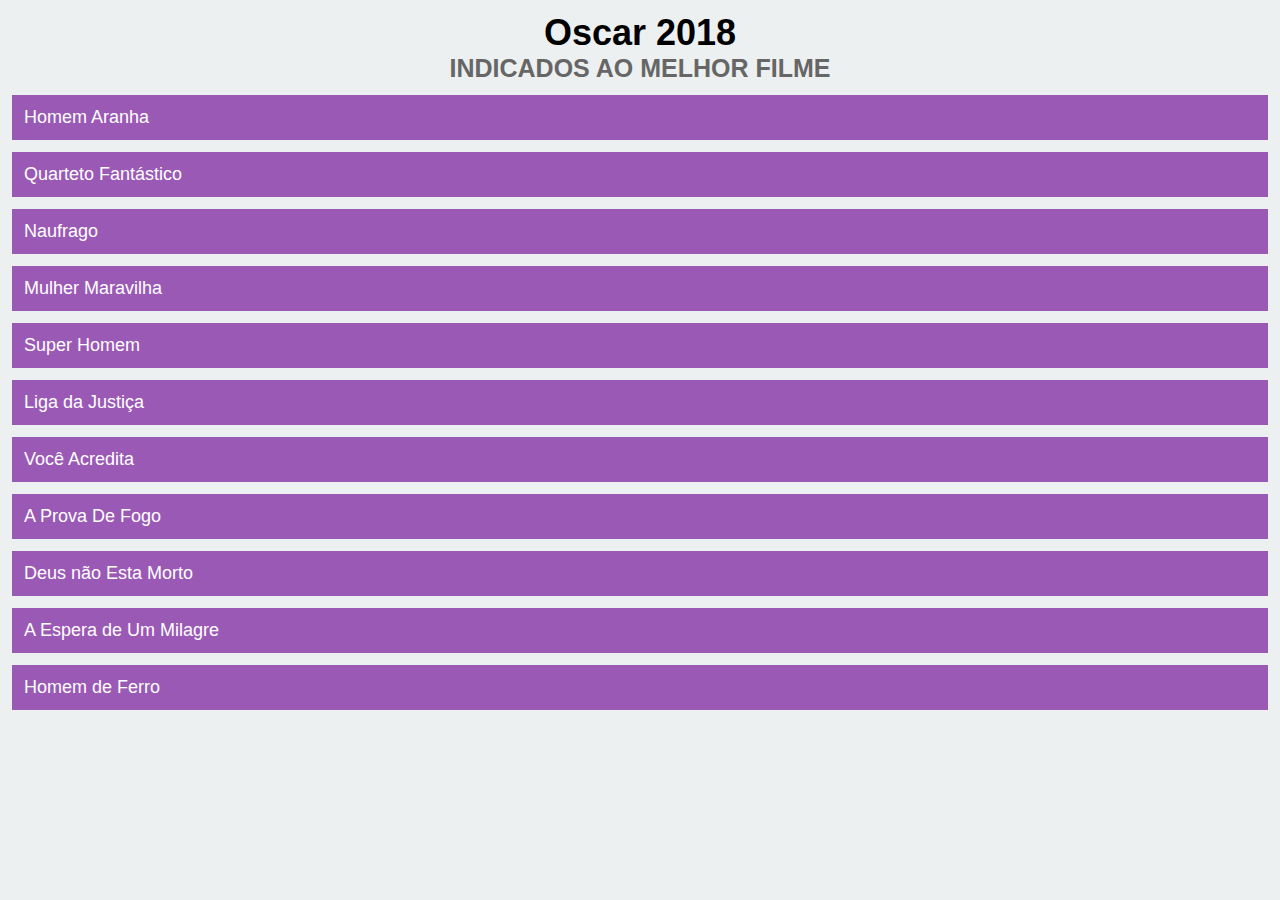
<file: projeto001/index.html>
<!DOCTYPE html>
<html lang="pt-br">
    <head>
        <title>Oscar 2018</title>
        <link rel="stylesheet" href="estilo.css">
    </head>
    <body>
        <h1>Oscar 2018</h1>
        <h2>Indicados ao Melhor Filme</h2>
        <ul>
            <li>Homem Aranha</li>
            <li>Quarteto Fantástico</li>
            <li>Naufrago</li>
            <li>Mulher Maravilha</li>
            <li>Super Homem</li>
            <li>Liga da Justiça</li>
            <li>Você Acredita</li>
            <li>A Prova De Fogo</li>
            <li>Deus não Esta Morto</li>
            <li>A Espera de Um Milagre</li>
            <li>Homem de Ferro</li>
        </ul>
    </body>
</html>
</file>
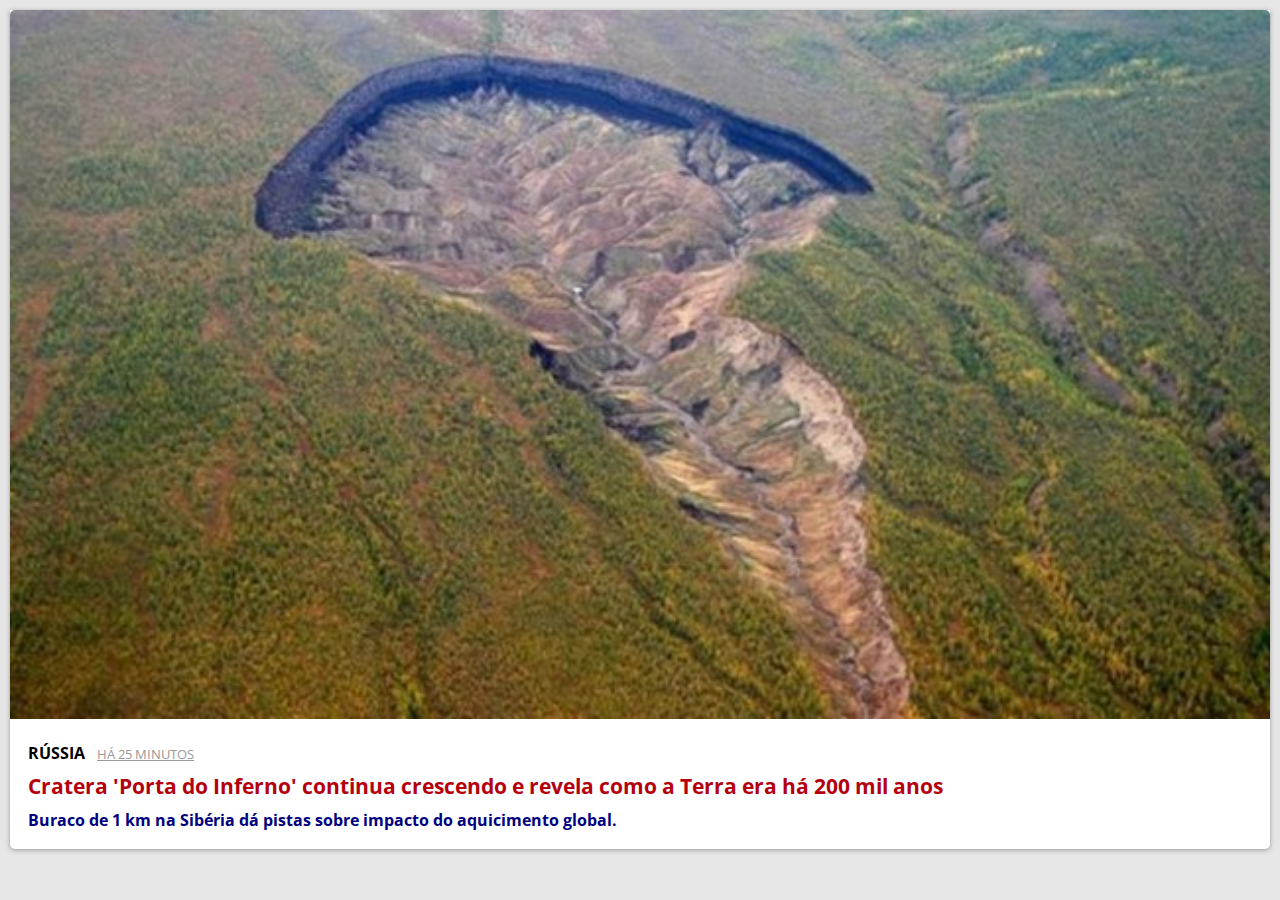
<file: projeto002/index.html>
<!DOCTYPE html>
<html lang="pt-br">
    <head>
       <meta charset="utf-8">
       <title>Notica</title>
       
      <link href="https://fonts.googleapis.com/css?family=Open+Sans" rel="stylesheet">
        
        <link rel="stylesheet" href="estilo.css">
        
    </head>
   <body>
        
        <div class="noticia">
          
           <a href="http://bit.ly/pm-proj002-noticia">
               <img src="cratera.jpg" alt="c">
           </a>
           
         <div class="texto">
           
           <div class="detalhes">
               <span class="local">Rússia</span>
               <span class="quando">Há 25 minutos</span>
           </div>
           
           <h2>
               <a href="http://bit.ly/pm-proj002-noticia">
                   Cratera 'Porta do Inferno' continua crescendo e revela como a Terra era há 200 mil anos
               </a>
           </h2>
           
           <p>
               Buraco de 1 km na Sibéria dá pistas sobre impacto do aquicimento global.
           </p>
            
        </div>
            
       </div>
        
</body>
</html>
</file>
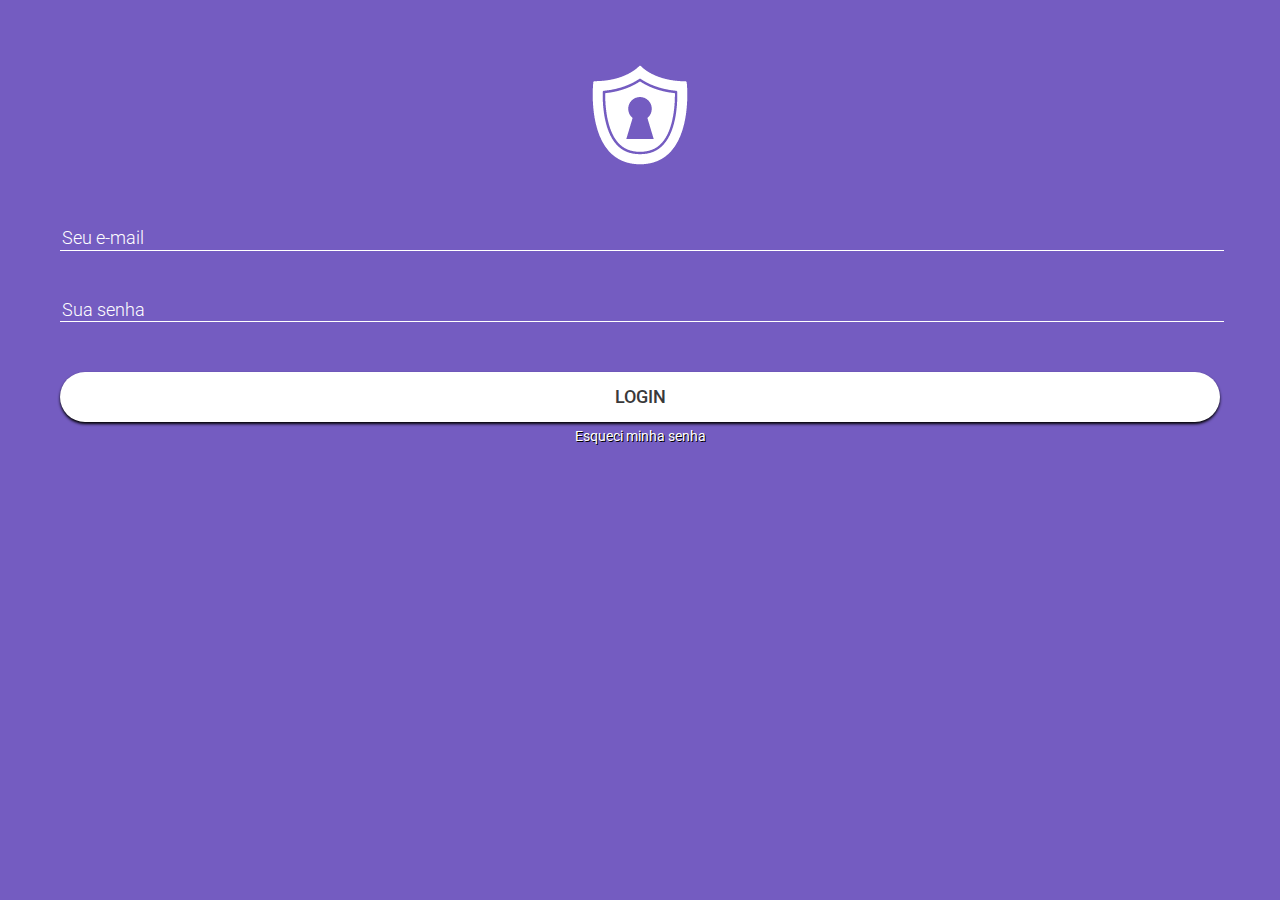
<file: projeto003/index.html>
<!DOCTYPE html>
<html lang="pt-br">
    <head>
        <meta charset="utf-8">
        <title>Login</title>
        <link rel="stylesheet" href="normalize.css">
        
        <link href="https://fonts.googleapis.com/css?family=Roboto:300,400,500" rel="stylesheet">
        
        <link rel="stylesheet" href="estilo.css">
        
    </head>
    <body>
        
        <img src="logo.png">
        
        <form action="">
            <input type="email" placeholder="Seu e-mail">
            <input type="password" placeholder="Sua senha">
            <button>Login</button>
        </form>
        
        <a href="senha.html">Esqueci minha senha</a>
        
    </body>
</html>
</file>
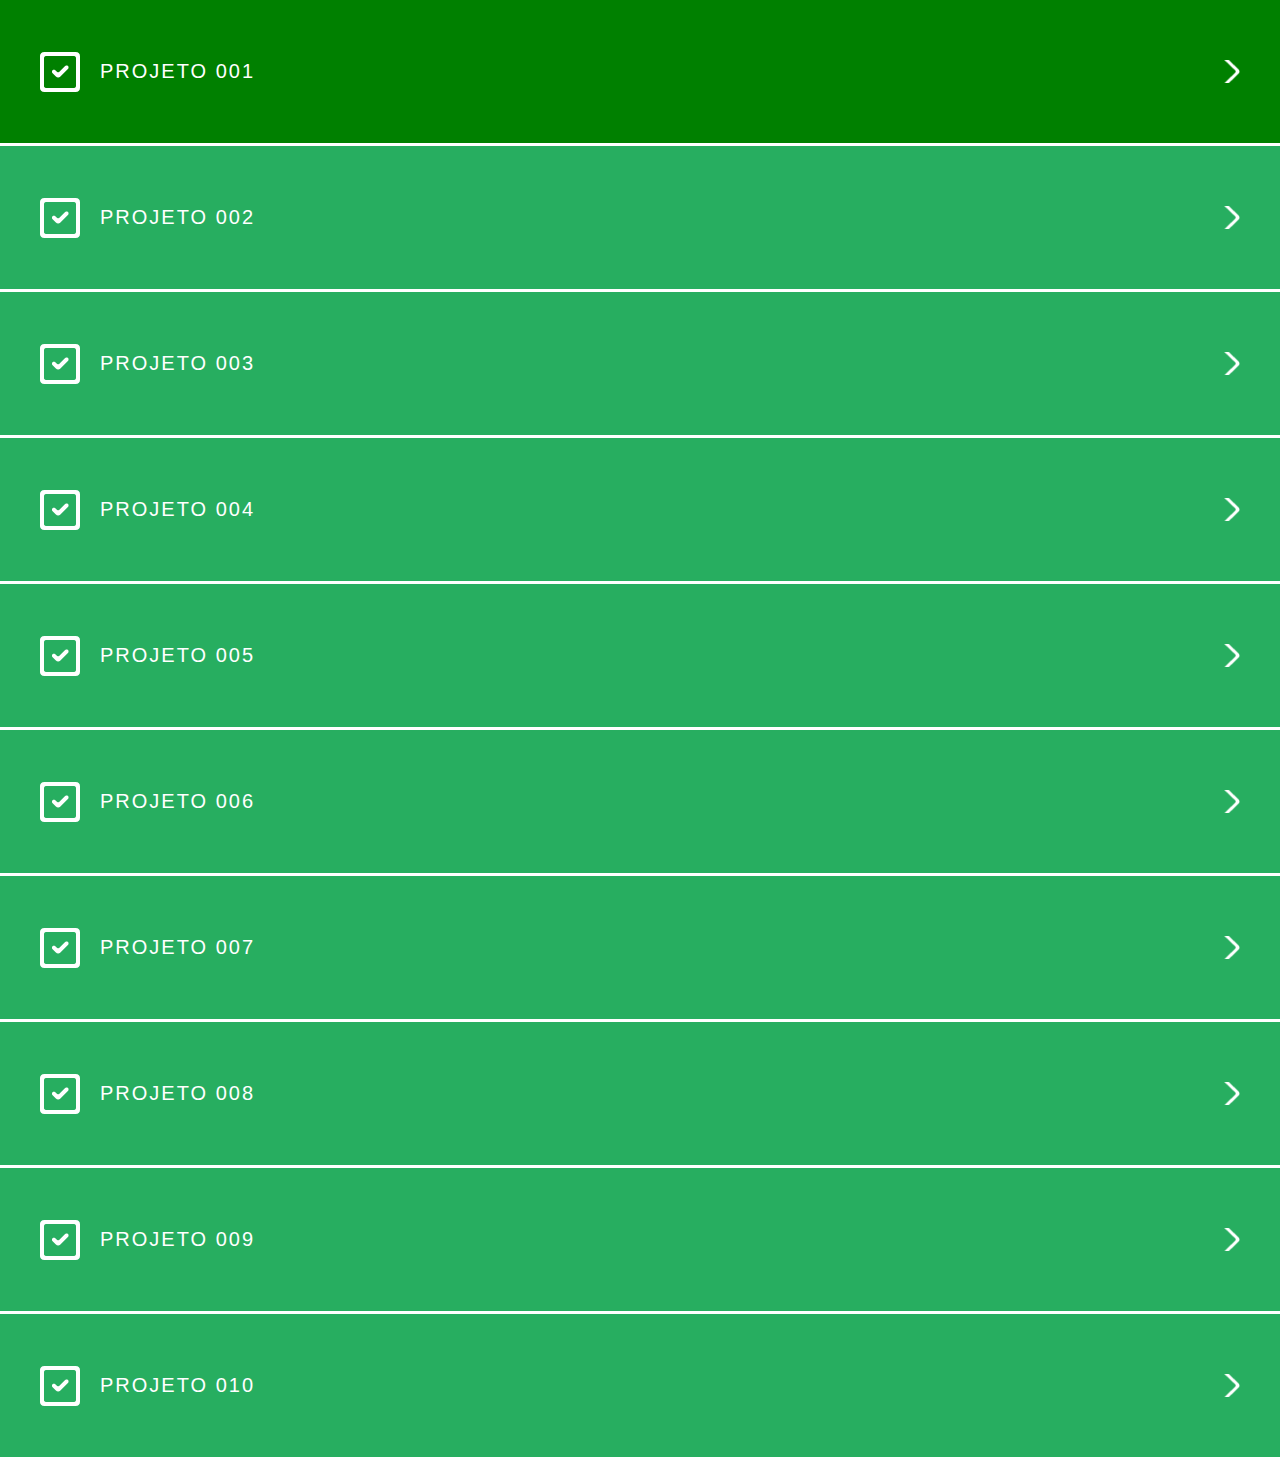
<file: projeto004/index.html>
<!DOCTYPE html>
<html lang="pt-br">
<head>
    <meta charset="UTF-8">
    <link rel="stylesheet" href="normalize.css">
    <link href="https://fonts.googleapis.com/css?family=Oswald:500" rel="stylesheet">
    <link rel="stylesheet" href="estilo.css">
    <title>projeto 004</title>
</head>
<body>
    <ul>
        <li class="feito">
         <a href="../projeto001">projeto 001</a>
        </li>
        <li class="feito">
         <a href="../projeto002">projeto 002</a>
        </li>
        <li class="feito">
         <a href="../projeto003">projeto 003</a>
        </li>
        <li class="feito">
         <a href="../projeto004">projeto 004</a>
        </li>
        <li class="feito">
         <a href="../projeto005">projeto 005</a>
        </li>
        <li class="feito">
         <a href="../projeto006">projeto 006</a>
        </li>
        <li class="feito">
         <a href="../projeto007">projeto 007</a>
        </li>
        <li class="feito">
         <a href="../projeto008">projeto 008</a>
        </li>
        <li class="feito">
         <a href="../projeto009">projeto 009</a>
        </li>
        <li class="feito">
         <a href="../projeto010">projeto 010</a>
        </li>
    </ul>
</body>
</html>
</file>
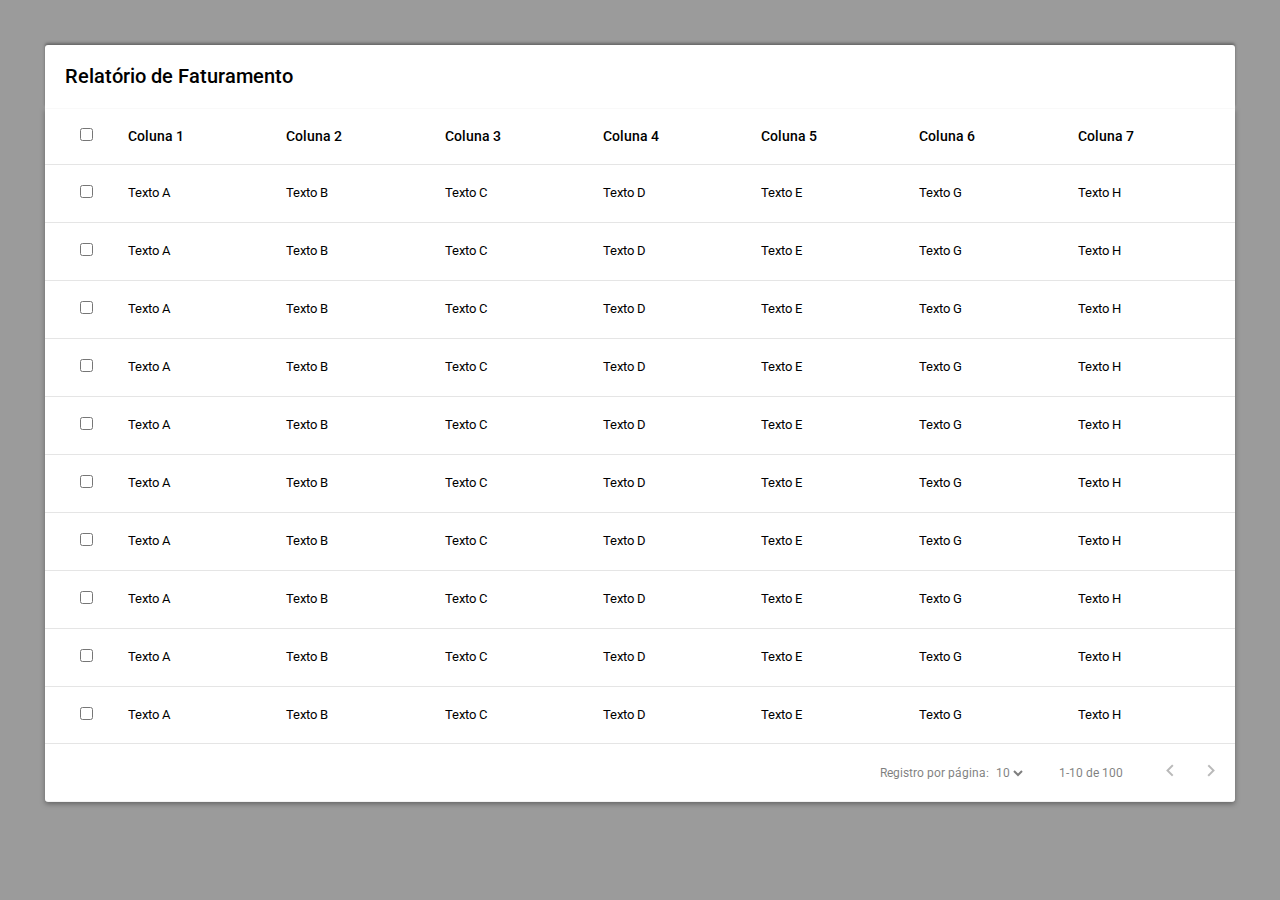
<file: projeto005/index.html>
<!DOCTYPE html>
<html lang="pt-br">
<head>
    <meta charset="UTF-8">
    <link rel="stylesheet" href="normalize.css">
    <link href="https://fonts.googleapis.com/css?family=Roboto:400,500" rel="stylesheet">
    <link rel="stylesheet" href="estilo.css">
    <title>projeto 005</title>
</head>
<body>
  
  
   <table>
      
       <caption>Relatório de Faturamento</caption>
       
       <thead>
           <tr>
               <th><input type="checkbox"></th>
               <th>Coluna 1</th>
               <th>Coluna 2</th>
               <th>Coluna 3</th>
               <th>Coluna 4</th>
               <th>Coluna 5</th>
               <th>Coluna 6</th>
               <th>Coluna 7</th>
           </tr>
       </thead>
       
       <tbody>
           <tr>
               <td><input type="checkbox"></td>
               <td>Texto A</td>
               <td>Texto B</td>
               <td>Texto C</td>
               <td>Texto D</td>
               <td>Texto E</td>
               <td>Texto G</td>
               <td>Texto H</td>
           </tr>
           
           <tr>
               <td><input type="checkbox"></td>
               <td>Texto A</td>
               <td>Texto B</td>
               <td>Texto C</td>
               <td>Texto D</td>
               <td>Texto E</td>
               <td>Texto G</td>
               <td>Texto H</td>
           </tr>
           
           <tr>
               <td><input type="checkbox"></td>
               <td>Texto A</td>
               <td>Texto B</td>
               <td>Texto C</td>
               <td>Texto D</td>
               <td>Texto E</td>
               <td>Texto G</td>
               <td>Texto H</td>
           </tr>
           
           <tr>
               <td><input type="checkbox"></td>
               <td>Texto A</td>
               <td>Texto B</td>
               <td>Texto C</td>
               <td>Texto D</td>
               <td>Texto E</td>
               <td>Texto G</td>
               <td>Texto H</td>
           </tr>
           
           <tr>
               <td><input type="checkbox"></td>
               <td>Texto A</td>
               <td>Texto B</td>
               <td>Texto C</td>
               <td>Texto D</td>
               <td>Texto E</td>
               <td>Texto G</td>
               <td>Texto H</td>
           </tr>
           
           <tr>
               <td><input type="checkbox"></td>
               <td>Texto A</td>
               <td>Texto B</td>
               <td>Texto C</td>
               <td>Texto D</td>
               <td>Texto E</td>
               <td>Texto G</td>
               <td>Texto H</td>
           </tr>
           
           <tr>
               <td><input type="checkbox"></td>
               <td>Texto A</td>
               <td>Texto B</td>
               <td>Texto C</td>
               <td>Texto D</td>
               <td>Texto E</td>
               <td>Texto G</td>
               <td>Texto H</td>
           </tr>
           
           <tr>
               <td><input type="checkbox"></td>
               <td>Texto A</td>
               <td>Texto B</td>
               <td>Texto C</td>
               <td>Texto D</td>
               <td>Texto E</td>
               <td>Texto G</td>
               <td>Texto H</td>
           </tr>
           
           <tr>
               <td><input type="checkbox"></td>
               <td>Texto A</td>
               <td>Texto B</td>
               <td>Texto C</td>
               <td>Texto D</td>
               <td>Texto E</td>
               <td>Texto G</td>
               <td>Texto H</td>
           </tr>
           
           <tr>
               <td><input type="checkbox"></td>
               <td>Texto A</td>
               <td>Texto B</td>
               <td>Texto C</td>
               <td>Texto D</td>
               <td>Texto E</td>
               <td>Texto G</td>
               <td>Texto H</td>
           </tr>
                    
       </tbody>
       
       <tfoot>
           <tr>
               <td colspan="8">
               Registro por página:
               <select>
                   <option value="10">10</option>
                   <option value="20">20</option>
                   <option value="50">50</option>
               </select>
               <span>1-10 de 100</span>
               <a href="#"><img src="voltar.png"></a>
               <a href="#"><img src="adiantar.png"></a>
               </td>
           </tr>
       </tfoot>
       
   </table>
</body>
</html>
</file>
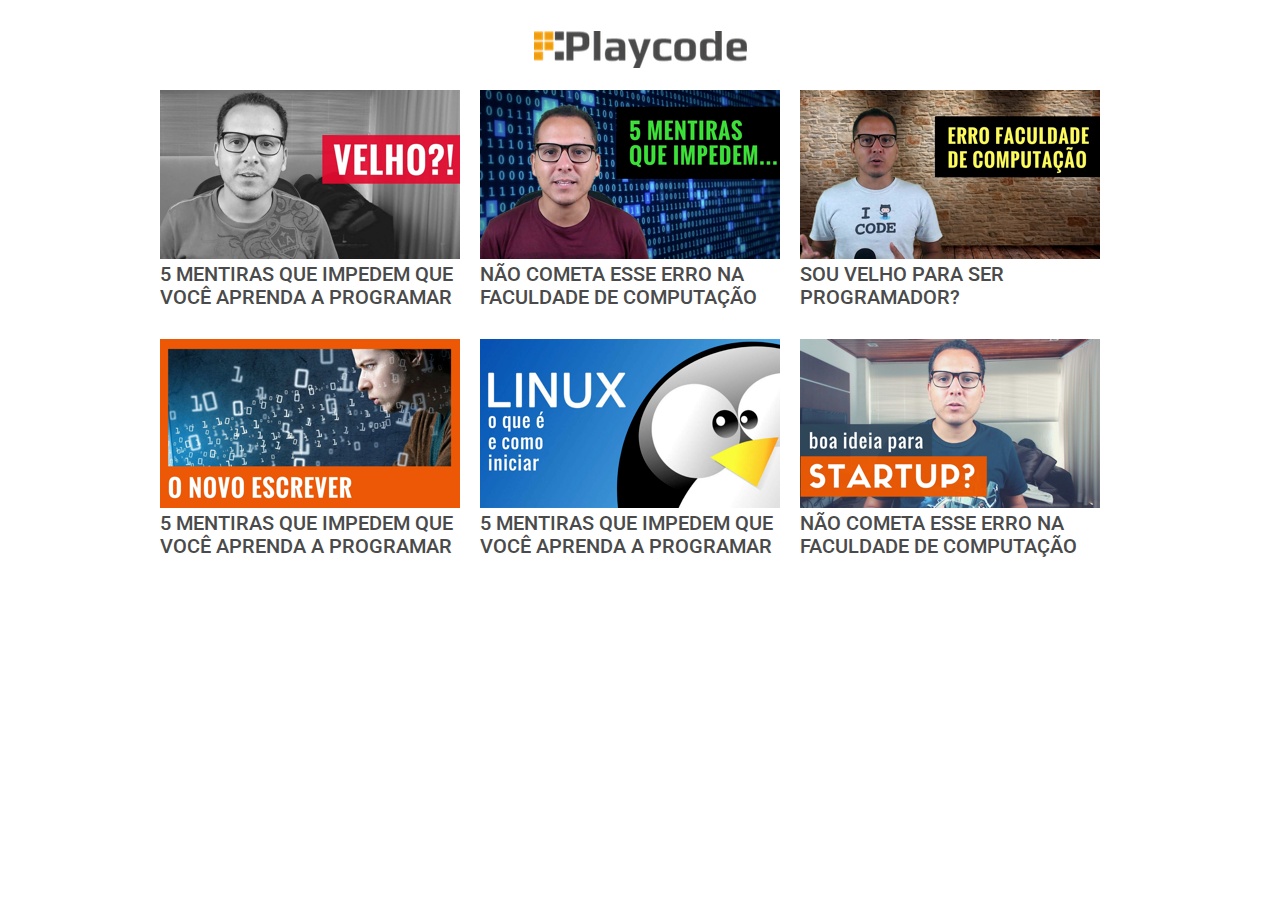
<file: projeto006/index.html>
<!DOCTYPE html>
<html lang="pt-br">
<head>
   
    <meta charset="UTF-8">
    <link rel="stylesheet" href="normalize.css">
    <link href="https://fonts.googleapis.com/css?family=Roboto:400,500" rel="stylesheet">
    
    <link rel="stylesheet" href="estilo.css">
    <title>projeto 006</title>
    
    <meta name="viewport" content="width:device-width, initial-scale=1">
    
</head>
<body>
   
   
    <div class="container">
      
       <h1>
           <span>Playcode</span>
       </h1>
       
       
       
       <div class="card">
          <img src="imagens/post1.png">
          <h2>5 mentiras que impedem que você aprenda a programar</h2>
       </div>
       
       <div class="card">
          <img src="imagens/post2.png">
          <h2>Não cometa esse erro na faculdade de computação</h2>
       </div>
       
       <div class="card">
          <img src="imagens/post3.png">
          <h2>Sou velho para ser programador?</h2>
       </div>
       
       <div class="card">
          <img src="imagens/post4.png">
          <h2>5 mentiras que impedem que você aprenda a programar</h2>
       </div>
       
       <div class="card">
          <img src="imagens/post5.png">
          <h2>5 mentiras que impedem que você aprenda a programar</h2>
       </div>
       
       <div class="card">
          <img src="imagens/post6.png">
          <h2>Não cometa esse erro na faculdade de computação</h2>
       </div>
        
    </div>
</body>
</html>
</file>
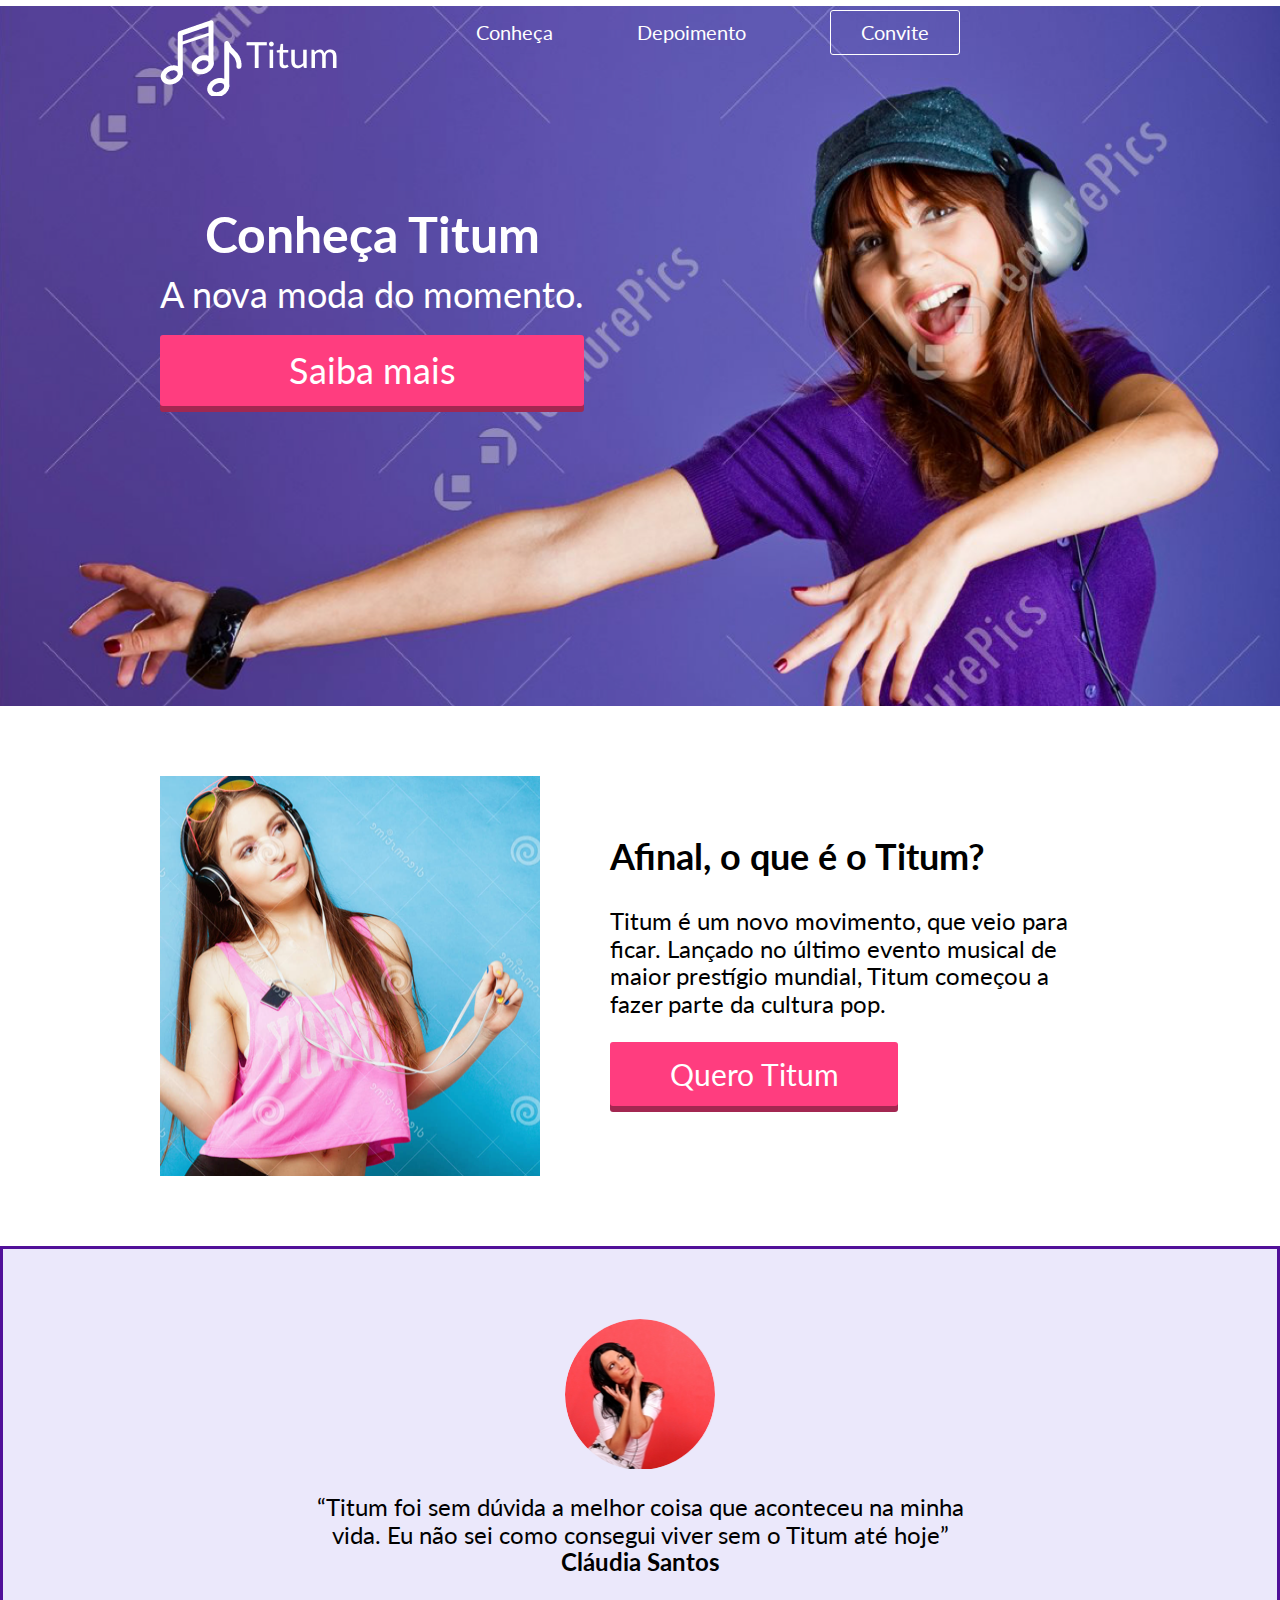
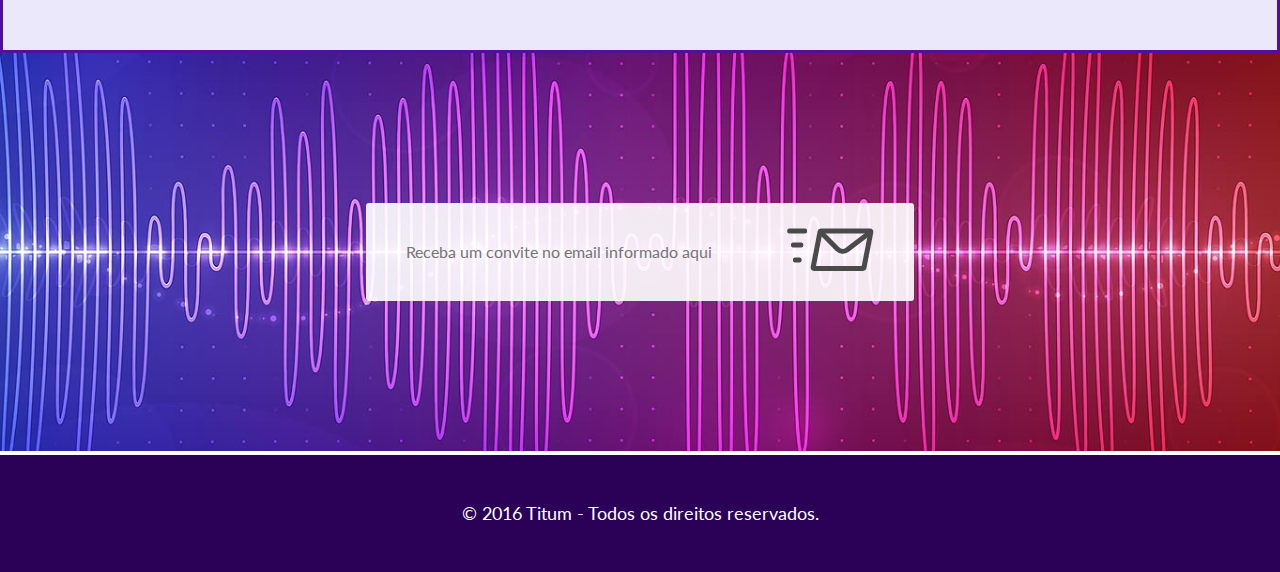
<file: projeto007/index.html>
<!DOCTYPE html>
<html lang="pt-br">
<head>
   
    <meta charset="UTF-8">
    <title>projeto 007</title>
    <link rel="stylesheet" href="normalize.css">
    <link rel="stylesheet" href="estilo.css">
    <link href="https://fonts.googleapis.com/css?family=Lato:300,700" rel="stylesheet">    
    <meta name="viewport" content="width:device-width, initial-scale=1">
    
    
    
</head>
<body>
 
  <header>
       <div class="container">
           <h1>
             <span>Titum</span>  
           </h1>
           <nav>
               <ul>
                   <li><a href="#conheca">Conheça</a></li>
                   <li><a href="#depoimento">Depoimento</a></li>
                   <li><a href="#convite">Convite</a></li>
               </ul>
           </nav>
       </div>
   </header>
  
   <section id="topo">
       <div class="container">
           <div class="chamada">
               <h2>Conheça Titum</h2>
               <p>A nova moda do momento.</p>
               <a href="#conheca" class="botao">Saiba mais</a>
           </div>
       </div>
   </section>
   
   <section id="conheca">
       <div class="container">
        
         <img src="imagens2/segunda2.png">
         
          <div class="texto">
              <h2>Afinal, o que é o Titum?</h2>
              <p>Titum é um novo movimento, que veio para ficar. Lançado no último evento musical de maior prestígio mundial, Titum começou a fazer parte da cultura pop.</p>
              <a href="#convite" class="botao">Quero Titum</a>
          </div>
           
       </div>
   </section>
   
   <section id="depoimento">
       <div class="container">
           <img src="imagens2/teceira3.png">
           <p>“Titum foi sem dúvida a melhor coisa que aconteceu na minha vida. Eu não sei como consegui viver sem o Titum até hoje”
           <br><strong>Cláudia Santos</strong></p>
       </div>
   </section>
   
   <section id="convite">
       <div class="container">
           <form action="">
               <input type="email" placeholder="Receba um convite no email informado aqui">
               <button><span>Enviar</span></button>
           </form>
       </div>
   </section>
   
   <footer>
       <div class="container">
           <p>© 2016 Titum - Todos os direitos reservados.</p>
       </div>
   </footer>
       
   
    
</body>
</html>
</file>
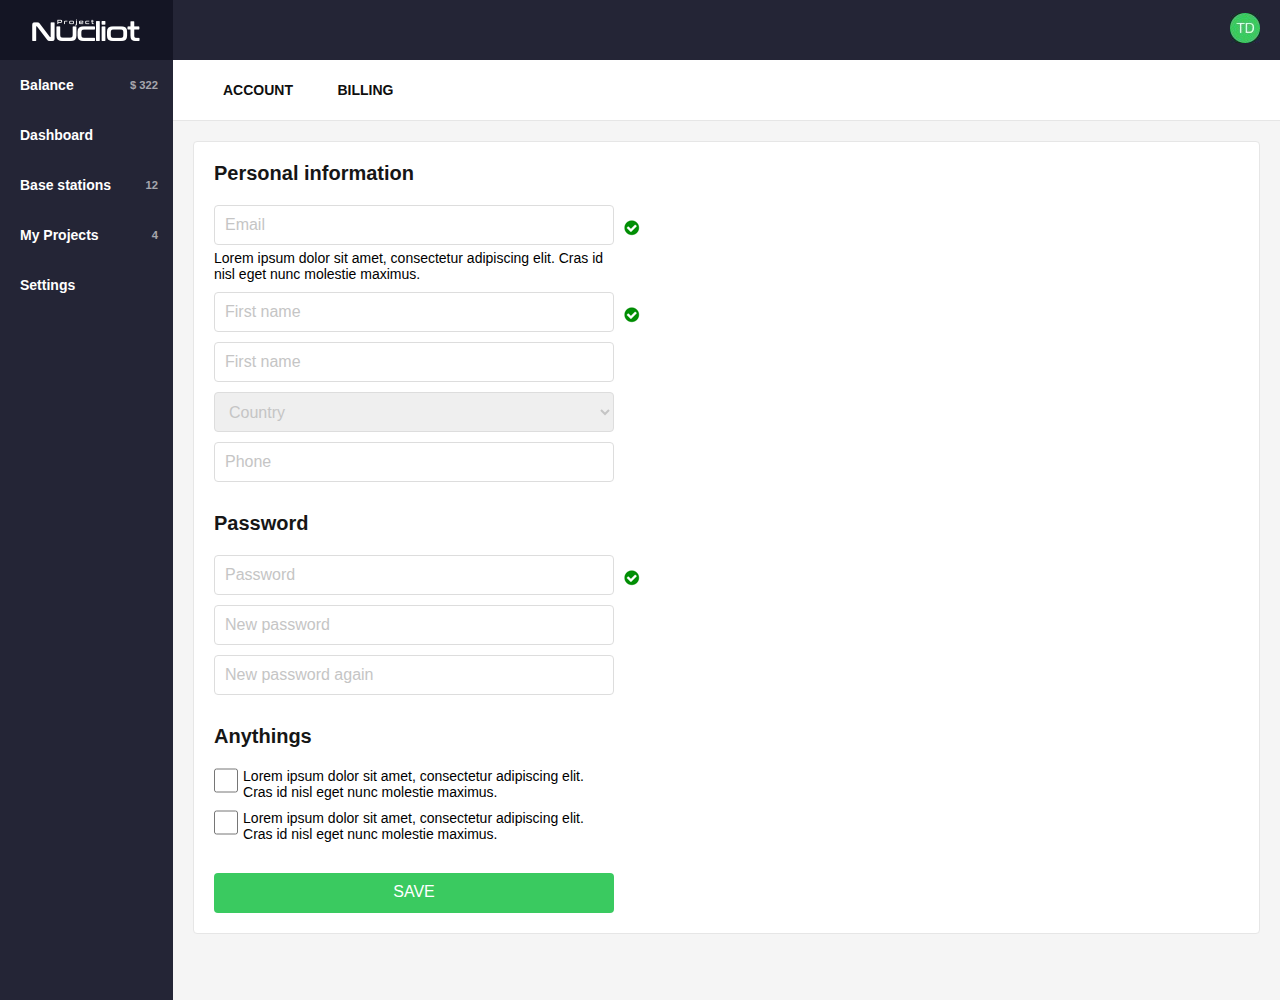
<file: projeto008/index.html>
<!DOCTYPE html>
<html lang="pt-br">
<head>
    <meta charset="UTF-8">
    <title>projeto 008</title>
    <link rel="stylesheet" href="normalize.css">
    <link rel="stylesheet" href="estilo.css">
    <link rel="stylesheet" href="https://use.fontawesome.com/releases/v5.2.0/css/all.css" integrity="sha384-hWVjflwFxL6sNzntih27bfxkr27PmbbK/iSvJ+a4+0owXq79v+lsFkW54bOGbiDQ" crossorigin="anonymous">    
    <meta name="viewport" content="width:device-width, initial-scale=1">
    <style>
        aside {
            height: 100vh;
            }
        
        section {
            height: 100vh;
            }
    </style>
    
</head>
<body>
   <aside>
       <h1><span>Nucliot</span></h1>
       
       <nav>
           <ul>
               <li>
                   <a href="#">
                   <i class="fas fa-dollar-sign"></i>
                   <span>Balance</span>
                   <small>$ 322</small>
                   </a>
               </li>
               
               <li>
                   <a href="#">
                   <i class="fas fa-chart-area"></i>
                   <span>Dashboard</span>
                   
                   </a>
               </li>
               
               <li>
                   <a href="#">
                   <i class="fas fa-signal"></i>
                   <span>Base stations</span>
                   <small>12</small>
                   
                   </a>
               </li>
               
               <li>
                   <a href="#">
                   <i class="fas fa-cubes"></i>
                   <span>My Projects</span>
                   <small>4</small>
                   
                   </a>
               </li>
               
               <li>
                   <a href="#">
                   <i class="fas fa-cog"></i>
                   <span>Settings</span>
                   
                   </a>
               </li>
           </ul>
       </nav>
       
   </aside>
   <section id="principal">
       <header>
          <a href="#">
              <img src="imagens3/carinha2.png">
          </a> 
       </header>
       
       <div class="modulo">
          
           <div class="abas">
               <ul>
                   <li><a href="#">ACCOUNT</a></li>
                   <li><a href="#">BILLING</a></li>
               </ul>
           </div>
           
           <div class="container">
               <div class="canvas">
                   <form action="">
                       <h2>Personal information</h2>
                       <ul>
                           <li class="ok">
                               <input type="text" placeholder="Email"><small>
                                   Lorem ipsum dolor sit amet, consectetur adipiscing elit. Cras id nisl eget nunc molestie maximus.
                               </small>
                           </li>
                           <li class="ok">
                               <input type="text" placeholder="First name">
                           </li>
                           <li>
                               <input type="text" placeholder="First name">
                           </li>
                           <li>
                               <select>
                                   <option value="Country">Country</option>
                                    <option value="Country">New Zealand</option>
                               </select>
                           </li>
                           <li>
                               <input type="text" placeholder="Phone">
                           </li>
                       </ul>
                       
                       <h2>Password</h2>
                       <ul>
                           <li class="ok">
                               <input type="text" placeholder="Password">
                           </li>
                           <li>
                                <input type="text" placeholder="New password">
                           </li>
                           <li>
                                <input type="text" placeholder="New password again">
                           </li>
                       </ul>
                       <h2>Anythings</h2>
                       <ul class="confirmacoes">
                          <li>
                          <input type="checkbox">
                          <label>
                             Lorem ipsum dolor sit amet, consectetur adipiscing elit. Cras id nisl eget nunc molestie maximus.
                          </label>
                          </li>
                          
                          <li>
                          <input type="checkbox">
                          <label>
                            Lorem ipsum dolor sit amet, consectetur adipiscing elit. Cras id nisl eget nunc molestie maximus.
                          </label>
                           </li>
                       </ul>
                       
                       <button>Save</button>
                       
                   </form>
               </div>
           </div>
           
       </div>
       
   </section>
  
</body>
</html>
</file>
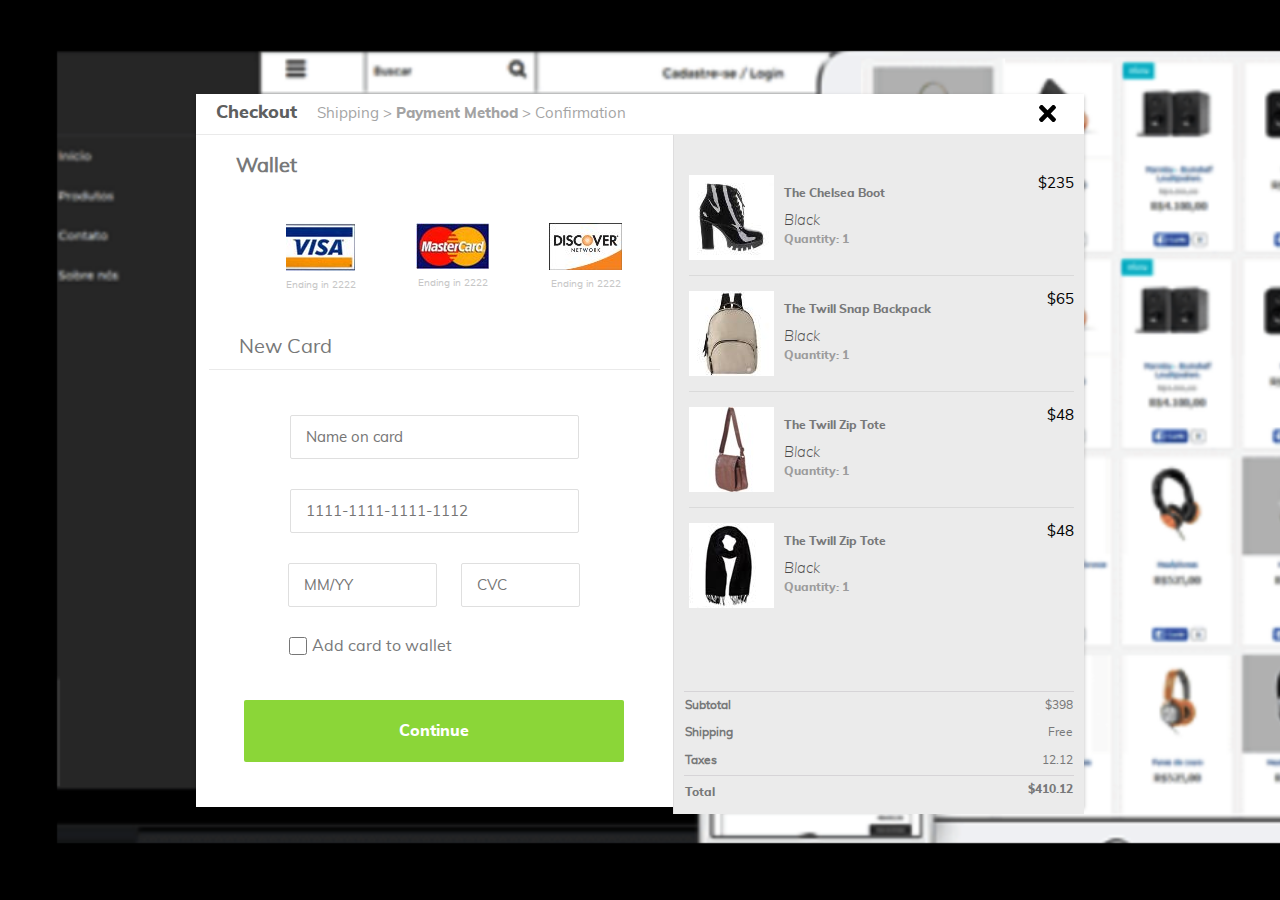
<file: projeto009/index.html>
<!DOCTYPE html>
<html lang="pt-br">
<head>
    <meta charset="UTF-8">
    <title>projeto 009</title>
    <link rel="stylesheet" href="normalize.css">
    <link rel="stylesheet" href="fonts/stylesheet.css">
    <link rel="stylesheet" href="css/principal.css">
    <link rel="stylesheet" href="https://use.fontawesome.com/releases/v5.4.2/css/all.css" integrity="sha384-/rXc/GQVaYpyDdyxK+ecHPVYJSN9bmVFBvjA/9eOB+pb3F2w2N6fc5qB9Ew5yIns" crossorigin="anonymous">    
  
</head>
<body>
    
<div class="checkout">
   <header>
       <div>
           <h1>Checkout</h1>
           <span>Shipping > <strong>Payment Method</strong> > Confirmation</span>
       </div>
       <a href="#"><span>Fechar</span></a>
   </header>
   
   <main>
      
       <div class="cartao">
          
           <div class="wallet">
              <h2>Wallet</h2>
              <ul>
                  <li>
                      <a href="#">
                          <img src="images/visa-png.png">
                          <small>Ending in 2222</small>
                      </a>
                  </li>
                  <li>
                      <a href="#">
                          <img src="images/mastercard-png.png">
                          <small>Ending in 2222</small>
                      </a>
                  </li>
                  <li>
                      <a href="#">
                          <img src="images/discover-png.png">
                          <small>Ending in 2222</small>
                      </a>
                  </li>
              </ul>
               
           </div>
           
           <div class="newCard">
               <form action="">
                   <fieldset>
                       
                       <legend>New Card</legend>
                       
                       <input type="text" placeholder="Name on card">
                       <input type="text" placeholder="1111-1111-1111-1112">
                       <input type="text" class="data" placeholder="MM/YY">
                       <input type="text"  class="cvc"placeholder="CVC">
                       
                       
                       <label for="addWallet">
                         <input type="checkbox" name="addWallet">
                         Add card to wallet
                       </label>
                       
                       <button>Continue</button>
                       
                   </fieldset>
               </form>
           </div>
       </div>
       
       <div class="resumos">
          
           <ul class="produtos">
              <li>
                  <img src="images/bota.png">
                  <div class="detalhes">
                     <h3>The Chelsea Boot</h3>
                     <small>Black</small>
                     <span>Quantity: 1</span>
                    </div>
                    <span class="preco">$235</span>
              </li>
              <li>
                  <img src="images/bolsacosta.png">
                  <div class="detalhes">
                     <h3>The Twill Snap Backpack</h3>
                     <small>Black</small>
                     <span>Quantity: 1</span>
                    </div>
                    <span class="preco">$65</span>
              </li>
              <li>
                  <img src="images/bolsa.png">
                  <div class="detalhes">
                     <h3>The Twill Zip Tote</h3>
                     <small>Black</small>
                     <span>Quantity: 1</span>
                    </div>
                    <span class="preco">$48</span>
              </li>
              <li>
                  <img src="images/cachecol.png">
                  <div class="detalhes">
                     <h3>The Twill Zip Tote</h3>
                     <small>Black</small>
                     <span>Quantity: 1</span>
                    </div>
                    <span class="preco">$48</span>
              </li>
            </ul>
            
            <table>
                <tbody>
                    <tr>
                        <th scope="row">Subtotal</th>
                        <td>$398</td>
                    </tr>
                    <tr>
                        <th scope="row">Shipping</th>
                        <td>Free</td>
                    </tr>
                    <tr>
                        <th scope="row">Taxes</th>
                        <td>12.12</td>
                    </tr>
                    </tbody>
                <tfoot>
                        <tr>
                        <th scope="row">Total</th>
                        <td>$410.12</td>
                    </tr>
                    </tfoot>
                    
              </table>
            
       </div>
       
   </main>
    
</div>    
    
</body>
</html>
</file>
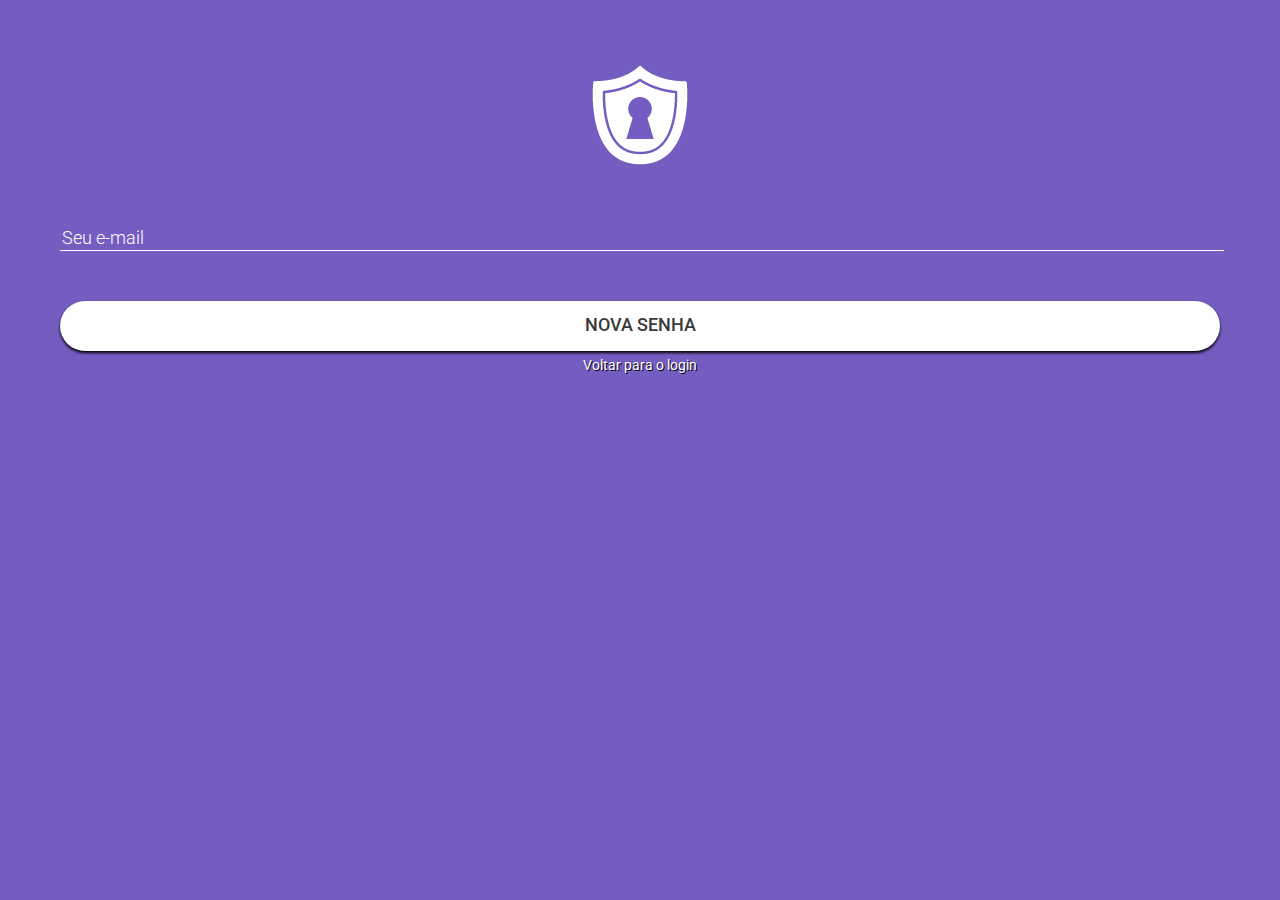
<file: projeto003/senha.html>
<!DOCTYPE html>
<html lang="pt-br">
    <head>
        <meta charset="utf-8">
        <title>Login</title>
        <link rel="stylesheet" href="normalize.css">
        
        <link href="https://fonts.googleapis.com/css?family=Roboto:300,400,500" rel="stylesheet">
        
        <link rel="stylesheet" href="estilo.css">
        
    </head>
    <body>
        
        <img src="logo.png">
        
        <form action="">
            <input type="email" placeholder="Seu e-mail">
            <button>Nova senha</button>
        </form>
        
        <a href="index.html">Voltar para o login</a>
        
    </body>
</html>
</file>
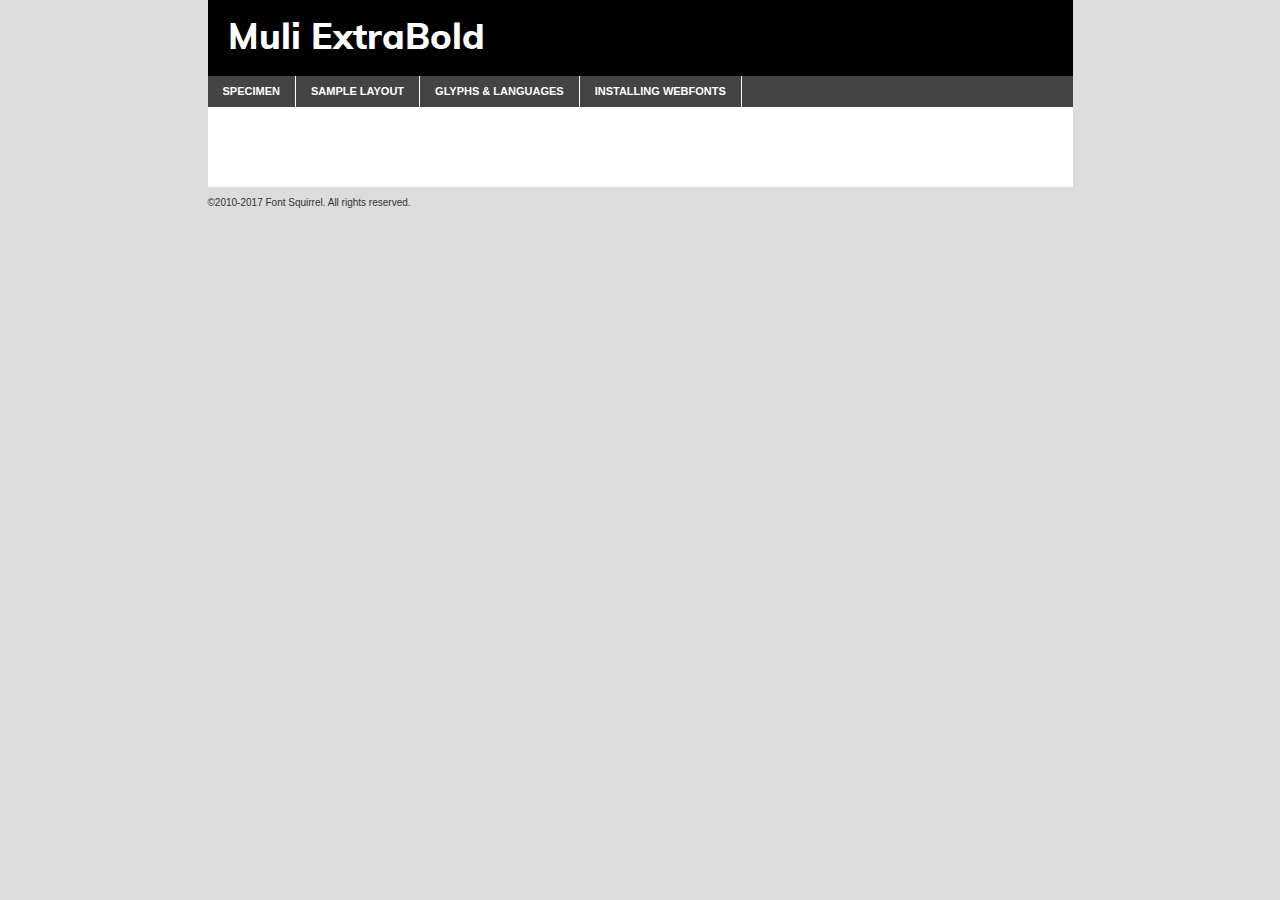
<file: projeto009/fonts/muli-extrabold-demo.html>
<!DOCTYPE html PUBLIC "-//W3C//DTD XHTML 1.0 Transitional//EN"
	"http://www.w3.org/TR/xhtml1/DTD/xhtml1-transitional.dtd">

<html xmlns="http://www.w3.org/1999/xhtml" xml:lang="en" lang="en">
<head>
	<meta http-equiv="Content-Type" content="text/html; charset=utf-8" />
	<script src="http://ajax.googleapis.com/ajax/libs/jquery/1.7.2/jquery.min.js" type="text/javascript" charset="utf-8"></script>
	<script type="text/javascript">
	(function($){$.fn.easyTabs=function(option){var param=jQuery.extend({fadeSpeed:"fast",defaultContent:1,activeClass:'active'},option);$(this).each(function(){var thisId="#"+this.id;if(param.defaultContent==''){param.defaultContent=1;}
	if(typeof param.defaultContent=="number")
	{var defaultTab=$(thisId+" .tabs li:eq("+(param.defaultContent-1)+") a").attr('href').substr(1);}else{var defaultTab=param.defaultContent;}
	$(thisId+" .tabs li a").each(function(){var tabToHide=$(this).attr('href').substr(1);$("#"+tabToHide).addClass('easytabs-tab-content');});hideAll();changeContent(defaultTab);function hideAll(){$(thisId+" .easytabs-tab-content").hide();}
	function changeContent(tabId){hideAll();$(thisId+" .tabs li").removeClass(param.activeClass);$(thisId+" .tabs li a[href=#"+tabId+"]").closest('li').addClass(param.activeClass);if(param.fadeSpeed!="none")
	{$(thisId+" #"+tabId).fadeIn(param.fadeSpeed);}else{$(thisId+" #"+tabId).show();}}
	$(thisId+" .tabs li").click(function(){var tabId=$(this).find('a').attr('href').substr(1);changeContent(tabId);return false;});});}})(jQuery);
	</script>
	<link rel="stylesheet" href="specimen_files/specimen_stylesheet.css" type="text/css" charset="utf-8" />
	<link rel="stylesheet" href="stylesheet.css" type="text/css" charset="utf-8" />

	<style type="text/css">
					body{
				font-family: 'muliextrabold';
							}
		</style>

	<title>Muli ExtraBold Specimen</title>
	
	
	<script type="text/javascript" charset="utf-8">
		$(document).ready(function() {
			$('#container').easyTabs({defaultContent:1});
		});
	</script>
</head>

<body>
<div id="container">
	<div id="header">
		Muli ExtraBold	</div>
	<ul class="tabs">
		<li><a href="#specimen">Specimen</a></li>
		<li><a href="#layout">Sample Layout</a></li>
				<li><a href="#glyphs">Glyphs &amp; Languages</a></li>
		<li><a href="#installing">Installing Webfonts</a></li>
		
	</ul>
	
	<div id="main_content">

		
			<div id="specimen">
		
				<div class="section">
					<div class="grid12 firstcol">
						<div class="huge">AaBb</div>
					</div>
				</div>
		
				<div class="section">
					<div class="glyph_range">A&#x200B;B&#x200b;C&#x200b;D&#x200b;E&#x200b;F&#x200b;G&#x200b;H&#x200b;I&#x200b;J&#x200b;K&#x200b;L&#x200b;M&#x200b;N&#x200b;O&#x200b;P&#x200b;Q&#x200b;R&#x200b;S&#x200b;T&#x200b;U&#x200b;V&#x200b;W&#x200b;X&#x200b;Y&#x200b;Z&#x200b;a&#x200b;b&#x200b;c&#x200b;d&#x200b;e&#x200b;f&#x200b;g&#x200b;h&#x200b;i&#x200b;j&#x200b;k&#x200b;l&#x200b;m&#x200b;n&#x200b;o&#x200b;p&#x200b;q&#x200b;r&#x200b;s&#x200b;t&#x200b;u&#x200b;v&#x200b;w&#x200b;x&#x200b;y&#x200b;z&#x200b;1&#x200b;2&#x200b;3&#x200b;4&#x200b;5&#x200b;6&#x200b;7&#x200b;8&#x200b;9&#x200b;0&#x200b;&amp;&#x200b;.&#x200b;,&#x200b;?&#x200b;!&#x200b;&#64;&#x200b;(&#x200b;)&#x200b;#&#x200b;$&#x200b;%&#x200b;*&#x200b;+&#x200b;-&#x200b;=&#x200b;:&#x200b;;</div>
				</div>
				<div class="section">
					<div class="grid12 firstcol">
						<table class="sample_table">
							<tr><td>10</td><td class="size10">abcdefghijklmnopqrstuvwxyzABCDEFGHIJKLMNOPQRSTUVWXYZ0123456789abcdefghijklmnopqrstuvwxyzABCDEFGHIJKLMNOPQRSTUVWXYZ0123456789abcdefghijklmnopqrstuvwxyzABCDEFGHIJKLMNOPQRSTUVWXYZ</td></tr>
							<tr><td>11</td><td class="size11">abcdefghijklmnopqrstuvwxyzABCDEFGHIJKLMNOPQRSTUVWXYZ0123456789abcdefghijklmnopqrstuvwxyzABCDEFGHIJKLMNOPQRSTUVWXYZ0123456789abcdefghijklmnopqrstuvwxyzABCDEFGHIJKLMNOPQRSTUVWXYZ</td></tr>
							<tr><td>12</td><td class="size12">abcdefghijklmnopqrstuvwxyzABCDEFGHIJKLMNOPQRSTUVWXYZ0123456789abcdefghijklmnopqrstuvwxyzABCDEFGHIJKLMNOPQRSTUVWXYZ0123456789abcdefghijklmnopqrstuvwxyzABCDEFGHIJKLMNOPQRSTUVWXYZ</td></tr>
							<tr><td>13</td><td class="size13">abcdefghijklmnopqrstuvwxyzABCDEFGHIJKLMNOPQRSTUVWXYZ0123456789abcdefghijklmnopqrstuvwxyzABCDEFGHIJKLMNOPQRSTUVWXYZ0123456789abcdefghijklmnopqrstuvwxyzABCDEFGHIJKLMNOPQRSTUVWXYZ</td></tr>
							<tr><td>14</td><td class="size14">abcdefghijklmnopqrstuvwxyzABCDEFGHIJKLMNOPQRSTUVWXYZ0123456789abcdefghijklmnopqrstuvwxyzABCDEFGHIJKLMNOPQRSTUVWXYZ0123456789abcdefghijklmnopqrstuvwxyzABCDEFGHIJKLMNOPQRSTUVWXYZ</td></tr>
							<tr><td>16</td><td class="size16">abcdefghijklmnopqrstuvwxyzABCDEFGHIJKLMNOPQRSTUVWXYZ0123456789abcdefghijklmnopqrstuvwxyzABCDEFGHIJKLMNOPQRSTUVWXYZ</td></tr>
							<tr><td>18</td><td class="size18">abcdefghijklmnopqrstuvwxyzABCDEFGHIJKLMNOPQRSTUVWXYZ0123456789abcdefghijklmnopqrstuvwxyzABCDEFGHIJKLMNOPQRSTUVWXYZ</td></tr>
							<tr><td>20</td><td class="size20">abcdefghijklmnopqrstuvwxyzABCDEFGHIJKLMNOPQRSTUVWXYZ0123456789abcdefghijklmnopqrstuvwxyzABCDEFGHIJKLMNOPQRSTUVWXYZ</td></tr>
							<tr><td>24</td><td class="size24">abcdefghijklmnopqrstuvwxyzABCDEFGHIJKLMNOPQRSTUVWXYZ0123456789abcdefghijklmnopqrstuvwxyzABCDEFGHIJKLMNOPQRSTUVWXYZ</td></tr>
							<tr><td>30</td><td class="size30">abcdefghijklmnopqrstuvwxyzABCDEFGHIJKLMNOPQRSTUVWXYZ0123456789abcdefghijklmnopqrstuvwxyzABCDEFGHIJKLMNOPQRSTUVWXYZ</td></tr>
							<tr><td>36</td><td class="size36">abcdefghijklmnopqrstuvwxyzABCDEFGHIJKLMNOPQRSTUVWXYZ0123456789abcdefghijklmnopqrstuvwxyzABCDEFGHIJKLMNOPQRSTUVWXYZ</td></tr>
							<tr><td>48</td><td class="size48">abcdefghijklmnopqrstuvwxyzABCDEFGHIJKLMNOPQRSTUVWXYZ0123456789abcdefghijklmnopqrstuvwxyzABCDEFGHIJKLMNOPQRSTUVWXYZ</td></tr>
							<tr><td>60</td><td class="size60">abcdefghijklmnopqrstuvwxyzABCDEFGHIJKLMNOPQRSTUVWXYZ0123456789abcdefghijklmnopqrstuvwxyzABCDEFGHIJKLMNOPQRSTUVWXYZ</td></tr>
							<tr><td>72</td><td class="size72">abcdefghijklmnopqrstuvwxyzABCDEFGHIJKLMNOPQRSTUVWXYZ0123456789abcdefghijklmnopqrstuvwxyzABCDEFGHIJKLMNOPQRSTUVWXYZ</td></tr>
							<tr><td>90</td><td class="size90">abcdefghijklmnopqrstuvwxyzABCDEFGHIJKLMNOPQRSTUVWXYZ0123456789abcdefghijklmnopqrstuvwxyzABCDEFGHIJKLMNOPQRSTUVWXYZ</td></tr>
						</table>
				
					</div>
			
				</div>
		
		
		
								<div class="section" id="bodycomparison">


										<div id="xheight">
				<div class="fontbody">&#x25FC;&#x25FC;&#x25FC;&#x25FC;&#x25FC;&#x25FC;&#x25FC;&#x25FC;&#x25FC;&#x25FC;&#x25FC;&#x25FC;&#x25FC;&#x25FC;&#x25FC;&#x25FC;&#x25FC;&#x25FC;&#x25FC;&#x25FC;&#x25FC;&#x25FC;&#x25FC;&#x25FC;&#x25FC;&#x25FC;&#x25FC;&#x25FC;&#x25FC;&#x25FC;&#x25FC;&#x25FC;&#x25FC;&#x25FC;&#x25FC;&#x25FC;&#x25FC;&#x25FC;&#x25FC;&#x25FC;&#x25FC;&#x25FC;&#x25FC;&#x25FC;&#x25FC;&#x25FC;&#x25FC;&#x25FC;&#x25FC;&#x25FC;&#x25FC;&#x25FC;&#x25FC;&#x25FC;&#x25FC;&#x25FC;&#x25FC;&#x25FC;&#x25FC;&#x25FC;&#x25FC;&#x25FC;&#x25FC;&#x25FC;&#x25FC;&#x25FC;&#x25FC;&#x25FC;&#x25FC;&#x25FC;&#x25FC;&#x25FC;&#x25FC;&#x25FC;&#x25FC;&#x25FC;&#x25FC;&#x25FC;&#x25FC;&#x25FC;&#x25FC;&#x25FC;&#x25FC;&#x25FC;&#x25FC;&#x25FC;&#x25FC;&#x25FC;&#x25FC;&#x25FC;&#x25FC;&#x25FC;&#x25FC;&#x25FC;&#x25FC;&#x25FC;&#x25FC;&#x25FC;&#x25FC;body</div><div class="arialbody">body</div><div class="verdanabody">body</div><div class="georgiabody">body</div></div>
										<div class="fontbody" style="z-index:1">
											body<span>Muli ExtraBold</span>
										</div>
										<div class="arialbody" style="z-index:1">
											body<span>Arial</span>
										</div>
										<div class="verdanabody" style="z-index:1">
											body<span>Verdana</span>
										</div>
										<div class="georgiabody" style="z-index:1">
											body<span>Georgia</span>
										</div>



								</div>
		
		
				<div class="section psample psample_row1" id="">
					
					<div class="grid2 firstcol">
						<p class="size10"><span>10.</span>Aenean lacinia bibendum nulla sed consectetur. Fusce dapibus, tellus ac cursus commodo, tortor mauris condimentum nibh, ut fermentum massa justo sit amet risus. Nullam id dolor id nibh ultricies vehicula ut id elit. Cum sociis natoque penatibus et magnis dis parturient montes, nascetur ridiculus mus. Nulla vitae elit libero, a pharetra augue.</p>
			
					</div>
					<div class="grid3">
						<p class="size11"><span>11.</span>Aenean lacinia bibendum nulla sed consectetur. Fusce dapibus, tellus ac cursus commodo, tortor mauris condimentum nibh, ut fermentum massa justo sit amet risus. Nullam id dolor id nibh ultricies vehicula ut id elit. Cum sociis natoque penatibus et magnis dis parturient montes, nascetur ridiculus mus. Nulla vitae elit libero, a pharetra augue.</p>
			
					</div>
					<div class="grid3">
						<p class="size12"><span>12.</span>Aenean lacinia bibendum nulla sed consectetur. Fusce dapibus, tellus ac cursus commodo, tortor mauris condimentum nibh, ut fermentum massa justo sit amet risus. Nullam id dolor id nibh ultricies vehicula ut id elit. Cum sociis natoque penatibus et magnis dis parturient montes, nascetur ridiculus mus. Nulla vitae elit libero, a pharetra augue.</p>
			
					</div>
					<div class="grid4">
						<p class="size13"><span>13.</span>Aenean lacinia bibendum nulla sed consectetur. Fusce dapibus, tellus ac cursus commodo, tortor mauris condimentum nibh, ut fermentum massa justo sit amet risus. Nullam id dolor id nibh ultricies vehicula ut id elit. Cum sociis natoque penatibus et magnis dis parturient montes, nascetur ridiculus mus. Nulla vitae elit libero, a pharetra augue.</p>
			
					</div>
					<div class="white_blend"></div>
					
				</div>
				<div class="section psample psample_row2" id="">
					<div class="grid3 firstcol">
						<p class="size14"><span>14.</span>Aenean lacinia bibendum nulla sed consectetur. Fusce dapibus, tellus ac cursus commodo, tortor mauris condimentum nibh, ut fermentum massa justo sit amet risus. Nullam id dolor id nibh ultricies vehicula ut id elit. Cum sociis natoque penatibus et magnis dis parturient montes, nascetur ridiculus mus. Nulla vitae elit libero, a pharetra augue.</p>
			
					</div>
					<div class="grid4">
						<p class="size16"><span>16.</span>Aenean lacinia bibendum nulla sed consectetur. Fusce dapibus, tellus ac cursus commodo, tortor mauris condimentum nibh, ut fermentum massa justo sit amet risus. Nullam id dolor id nibh ultricies vehicula ut id elit. Cum sociis natoque penatibus et magnis dis parturient montes, nascetur ridiculus mus. Nulla vitae elit libero, a pharetra augue.</p>
			
					</div>
					<div class="grid5">
						<p class="size18"><span>18.</span>Aenean lacinia bibendum nulla sed consectetur. Fusce dapibus, tellus ac cursus commodo, tortor mauris condimentum nibh, ut fermentum massa justo sit amet risus. Nullam id dolor id nibh ultricies vehicula ut id elit. Cum sociis natoque penatibus et magnis dis parturient montes, nascetur ridiculus mus. Nulla vitae elit libero, a pharetra augue.</p>
			
					</div>

					<div class="white_blend"></div>

				</div>
				
				<div class="section psample psample_row3" id="">
					<div class="grid5 firstcol">
						<p class="size20"><span>20.</span>Aenean lacinia bibendum nulla sed consectetur. Fusce dapibus, tellus ac cursus commodo, tortor mauris condimentum nibh, ut fermentum massa justo sit amet risus. Nullam id dolor id nibh ultricies vehicula ut id elit. Cum sociis natoque penatibus et magnis dis parturient montes, nascetur ridiculus mus. Nulla vitae elit libero, a pharetra augue.</p>
					</div>
					<div class="grid7">
						<p class="size24"><span>24.</span>Aenean lacinia bibendum nulla sed consectetur. Fusce dapibus, tellus ac cursus commodo, tortor mauris condimentum nibh, ut fermentum massa justo sit amet risus. Nullam id dolor id nibh ultricies vehicula ut id elit. Cum sociis natoque penatibus et magnis dis parturient montes, nascetur ridiculus mus. Nulla vitae elit libero, a pharetra augue.</p>
					</div>
					
					<div class="white_blend"></div>
					
				</div>
				
				<div class="section psample psample_row4" id="">
					<div class="grid12 firstcol">
						<p class="size30"><span>30.</span>Aenean lacinia bibendum nulla sed consectetur. Fusce dapibus, tellus ac cursus commodo, tortor mauris condimentum nibh, ut fermentum massa justo sit amet risus. Nullam id dolor id nibh ultricies vehicula ut id elit. Cum sociis natoque penatibus et magnis dis parturient montes, nascetur ridiculus mus. Nulla vitae elit libero, a pharetra augue.</p>
					</div>
					<div class="white_blend"></div>
					
				</div>
				
				
				
				<div class="section psample psample_row1 fullreverse">
					<div class="grid2 firstcol">
						<p class="size10"><span>10.</span>Aenean lacinia bibendum nulla sed consectetur. Fusce dapibus, tellus ac cursus commodo, tortor mauris condimentum nibh, ut fermentum massa justo sit amet risus. Nullam id dolor id nibh ultricies vehicula ut id elit. Cum sociis natoque penatibus et magnis dis parturient montes, nascetur ridiculus mus. Nulla vitae elit libero, a pharetra augue.</p>
			
					</div>
					<div class="grid3">
						<p class="size11"><span>11.</span>Aenean lacinia bibendum nulla sed consectetur. Fusce dapibus, tellus ac cursus commodo, tortor mauris condimentum nibh, ut fermentum massa justo sit amet risus. Nullam id dolor id nibh ultricies vehicula ut id elit. Cum sociis natoque penatibus et magnis dis parturient montes, nascetur ridiculus mus. Nulla vitae elit libero, a pharetra augue.</p>
			
					</div>
					<div class="grid3">
						<p class="size12"><span>12.</span>Aenean lacinia bibendum nulla sed consectetur. Fusce dapibus, tellus ac cursus commodo, tortor mauris condimentum nibh, ut fermentum massa justo sit amet risus. Nullam id dolor id nibh ultricies vehicula ut id elit. Cum sociis natoque penatibus et magnis dis parturient montes, nascetur ridiculus mus. Nulla vitae elit libero, a pharetra augue.</p>
			
					</div>
					<div class="grid4">
						<p class="size13"><span>13.</span>Aenean lacinia bibendum nulla sed consectetur. Fusce dapibus, tellus ac cursus commodo, tortor mauris condimentum nibh, ut fermentum massa justo sit amet risus. Nullam id dolor id nibh ultricies vehicula ut id elit. Cum sociis natoque penatibus et magnis dis parturient montes, nascetur ridiculus mus. Nulla vitae elit libero, a pharetra augue.</p>
			
					</div>
					<div class="black_blend"></div>
					
				</div>
				
				<div class="section psample psample_row2 fullreverse">
					<div class="grid3 firstcol">
						<p class="size14"><span>14.</span>Aenean lacinia bibendum nulla sed consectetur. Fusce dapibus, tellus ac cursus commodo, tortor mauris condimentum nibh, ut fermentum massa justo sit amet risus. Nullam id dolor id nibh ultricies vehicula ut id elit. Cum sociis natoque penatibus et magnis dis parturient montes, nascetur ridiculus mus. Nulla vitae elit libero, a pharetra augue.</p>
			
					</div>
					<div class="grid4">
						<p class="size16"><span>16.</span>Aenean lacinia bibendum nulla sed consectetur. Fusce dapibus, tellus ac cursus commodo, tortor mauris condimentum nibh, ut fermentum massa justo sit amet risus. Nullam id dolor id nibh ultricies vehicula ut id elit. Cum sociis natoque penatibus et magnis dis parturient montes, nascetur ridiculus mus. Nulla vitae elit libero, a pharetra augue.</p>
			
					</div>
					<div class="grid5">
						<p class="size18"><span>18.</span>Aenean lacinia bibendum nulla sed consectetur. Fusce dapibus, tellus ac cursus commodo, tortor mauris condimentum nibh, ut fermentum massa justo sit amet risus. Nullam id dolor id nibh ultricies vehicula ut id elit. Cum sociis natoque penatibus et magnis dis parturient montes, nascetur ridiculus mus. Nulla vitae elit libero, a pharetra augue.</p>
			
					</div>
					<div class="black_blend"></div>

				</div>
				
				<div class="section psample fullreverse psample_row3" id="">
					<div class="grid5 firstcol">
						<p class="size20"><span>20.</span>Aenean lacinia bibendum nulla sed consectetur. Fusce dapibus, tellus ac cursus commodo, tortor mauris condimentum nibh, ut fermentum massa justo sit amet risus. Nullam id dolor id nibh ultricies vehicula ut id elit. Cum sociis natoque penatibus et magnis dis parturient montes, nascetur ridiculus mus. Nulla vitae elit libero, a pharetra augue.</p>
					</div>
					<div class="grid7">
						<p class="size24"><span>24.</span>Aenean lacinia bibendum nulla sed consectetur. Fusce dapibus, tellus ac cursus commodo, tortor mauris condimentum nibh, ut fermentum massa justo sit amet risus. Nullam id dolor id nibh ultricies vehicula ut id elit. Cum sociis natoque penatibus et magnis dis parturient montes, nascetur ridiculus mus. Nulla vitae elit libero, a pharetra augue.</p>
					</div>
					
					<div class="black_blend"></div>
					
				</div>
				
				<div class="section psample fullreverse psample_row4" id="" style="border-bottom: 20px #000 solid;">
					<div class="grid12 firstcol">
						<p class="size30"><span>30.</span>Aenean lacinia bibendum nulla sed consectetur. Fusce dapibus, tellus ac cursus commodo, tortor mauris condimentum nibh, ut fermentum massa justo sit amet risus. Nullam id dolor id nibh ultricies vehicula ut id elit. Cum sociis natoque penatibus et magnis dis parturient montes, nascetur ridiculus mus. Nulla vitae elit libero, a pharetra augue.</p>
					</div>
					<div class="black_blend"></div>
					
				</div>
				
				
				
				
			</div>
			
			<div id="layout">
				
				<div class="section">
					
					<div class="grid12 firstcol">
						<h1>Lorem Ipsum Dolor</h1>
						<h2>Etiam porta sem malesuada magna mollis euismod</h2>
						
						<p class="byline">By <a href="#link">Aenean Lacinia</a></p>
					</div>
				</div>
				<div class="section">
					<div class="grid8 firstcol">
						<p class="large">Donec sed odio dui. Morbi leo risus, porta ac consectetur ac, vestibulum at eros. Fusce dapibus, tellus ac cursus commodo, tortor mauris condimentum nibh, ut fermentum massa justo sit amet risus. </p>

						
						<h3>Pellentesque ornare sem</h3>

						<p>Maecenas sed diam eget risus varius blandit sit amet non magna. Maecenas faucibus mollis interdum. Donec ullamcorper nulla non metus auctor fringilla. Nullam id dolor id nibh ultricies vehicula ut id elit. Nullam id dolor id nibh ultricies vehicula ut id elit. </p>

						<p>Aenean eu leo quam. Pellentesque ornare sem lacinia quam venenatis vestibulum. Lorem ipsum dolor sit amet, consectetur adipiscing elit. Cum sociis natoque penatibus et magnis dis parturient montes, nascetur ridiculus mus. </p>

						<p>Nulla vitae elit libero, a pharetra augue. Praesent commodo cursus magna, vel scelerisque nisl consectetur et. Aenean lacinia bibendum nulla sed consectetur. </p>

						<p>Nullam quis risus eget urna mollis ornare vel eu leo. Nullam quis risus eget urna mollis ornare vel eu leo. Maecenas sed diam eget risus varius blandit sit amet non magna. Donec ullamcorper nulla non metus auctor fringilla. </p>

						<h3>Cras mattis consectetur</h3>

						<p>Aenean eu leo quam. Pellentesque ornare sem lacinia quam venenatis vestibulum. Aenean lacinia bibendum nulla sed consectetur. Integer posuere erat a ante venenatis dapibus posuere velit aliquet. Cras mattis consectetur purus sit amet fermentum. </p>

						<p>Nullam id dolor id nibh ultricies vehicula ut id elit. Nullam quis risus eget urna mollis ornare vel eu leo. Cras mattis consectetur purus sit amet fermentum.</p>
					</div>
					
					<div class="grid4 sidebar">
						
						<div class="box reverse">
							<p class="last">Nullam quis risus eget urna mollis ornare vel eu leo. Donec ullamcorper nulla non metus auctor fringilla. Cras mattis consectetur purus sit amet fermentum. Sed posuere consectetur est at lobortis. Lorem ipsum dolor sit amet, consectetur adipiscing elit. </p>
						</div>
						
						<p class="caption">Maecenas sed diam eget risus varius.</p>

						<p>Vestibulum id ligula porta felis euismod semper. Integer posuere erat a ante venenatis dapibus posuere velit aliquet. Vestibulum id ligula porta felis euismod semper. Sed posuere consectetur est at lobortis. Maecenas sed diam eget risus varius blandit sit amet non magna. Fusce dapibus, tellus ac cursus commodo, tortor mauris condimentum nibh, ut fermentum massa justo sit amet risus. </p>

					

						<p>Duis mollis, est non commodo luctus, nisi erat porttitor ligula, eget lacinia odio sem nec elit. Aenean lacinia bibendum nulla sed consectetur. Vivamus sagittis lacus vel augue laoreet rutrum faucibus dolor auctor. Aenean lacinia bibendum nulla sed consectetur. Nullam quis risus eget urna mollis ornare vel eu leo. </p>

						<p>Praesent commodo cursus magna, vel scelerisque nisl consectetur et. Donec ullamcorper nulla non metus auctor fringilla. Maecenas faucibus mollis interdum. Fusce dapibus, tellus ac cursus commodo, tortor mauris condimentum nibh, ut fermentum massa justo sit amet risus. </p>

					</div>
				</div>
				
			</div>


			



		<div id="glyphs">
			<div class="section">
				<div class="grid12 firstcol">
			
				<h1>Language Support</h1>
				<p>The subset of Muli ExtraBold in this kit supports the following languages:<br />
			
					Albanian, Basque, Breton, Chamorro, Danish, Dutch, English, Faroese, Finnish, French, Frisian, Galician, German, Icelandic, Italian, Malagasy, Norwegian, Portuguese, Spanish, Swedish, Alsatian, Aragonese, Arapaho, Arrernte, Asturian, Aymara, Bislama, Cebuano, Corsican, Fijian, French_creole, Genoese, Gilbertese, Greenlandic, Haitian_creole, Hiligaynon, Hmong, Hopi, Ibanag, Iloko_ilokano, Indonesian, Interglossa_glosa, Interlingua, Irish_gaelic, Jerriais, Lojban, Lombard, Luxembourgeois, Manx, Mohawk, Norfolk_pitcairnese, Occitan, Oromo, Pangasinan, Papiamento, Piedmontese, Potawatomi, Rhaeto-romance, Romansh, Rotokas, Sami_lule, Samoan, Sardinian, Scots_gaelic, Seychelles_creole, Shona, Sicilian, Somali, Southern_ndebele, Swahili, Swati_swazi, Tagalog_filipino_pilipino, Tetum, Tok_pisin, Uyghur_latinized, Volapuk, Walloon, Warlpiri, Xhosa, Yapese, Zulu, Latinbasic, Ubasic, Demo				</p>
				<h1>Glyph Chart</h1>
				<p>The subset of Muli ExtraBold in this kit includes all the glyphs listed below. Unicode entities are included above each glyph to help you insert individual characters into your layout.</p>
				<div id="glyph_chart">
			
																														 <div><p>&amp;#13;</p>&#13;</div>
																				 <div><p>&amp;#32;</p>&#32;</div>
																				 <div><p>&amp;#33;</p>&#33;</div>
																				 <div><p>&amp;#34;</p>&#34;</div>
																				 <div><p>&amp;#35;</p>&#35;</div>
																				 <div><p>&amp;#36;</p>&#36;</div>
																				 <div><p>&amp;#37;</p>&#37;</div>
																				 <div><p>&amp;#38;</p>&#38;</div>
																				 <div><p>&amp;#39;</p>&#39;</div>
																				 <div><p>&amp;#40;</p>&#40;</div>
																				 <div><p>&amp;#41;</p>&#41;</div>
																				 <div><p>&amp;#42;</p>&#42;</div>
																				 <div><p>&amp;#43;</p>&#43;</div>
																				 <div><p>&amp;#44;</p>&#44;</div>
																				 <div><p>&amp;#45;</p>&#45;</div>
																				 <div><p>&amp;#46;</p>&#46;</div>
																				 <div><p>&amp;#47;</p>&#47;</div>
																				 <div><p>&amp;#48;</p>&#48;</div>
																				 <div><p>&amp;#49;</p>&#49;</div>
																				 <div><p>&amp;#50;</p>&#50;</div>
																				 <div><p>&amp;#51;</p>&#51;</div>
																				 <div><p>&amp;#52;</p>&#52;</div>
																				 <div><p>&amp;#53;</p>&#53;</div>
																				 <div><p>&amp;#54;</p>&#54;</div>
																				 <div><p>&amp;#55;</p>&#55;</div>
																				 <div><p>&amp;#56;</p>&#56;</div>
																				 <div><p>&amp;#57;</p>&#57;</div>
																				 <div><p>&amp;#58;</p>&#58;</div>
																				 <div><p>&amp;#59;</p>&#59;</div>
																				 <div><p>&amp;#60;</p>&#60;</div>
																				 <div><p>&amp;#61;</p>&#61;</div>
																				 <div><p>&amp;#62;</p>&#62;</div>
																				 <div><p>&amp;#63;</p>&#63;</div>
																				 <div><p>&amp;#64;</p>&#64;</div>
																				 <div><p>&amp;#65;</p>&#65;</div>
																				 <div><p>&amp;#66;</p>&#66;</div>
																				 <div><p>&amp;#67;</p>&#67;</div>
																				 <div><p>&amp;#68;</p>&#68;</div>
																				 <div><p>&amp;#69;</p>&#69;</div>
																				 <div><p>&amp;#70;</p>&#70;</div>
																				 <div><p>&amp;#71;</p>&#71;</div>
																				 <div><p>&amp;#72;</p>&#72;</div>
																				 <div><p>&amp;#73;</p>&#73;</div>
																				 <div><p>&amp;#74;</p>&#74;</div>
																				 <div><p>&amp;#75;</p>&#75;</div>
																				 <div><p>&amp;#76;</p>&#76;</div>
																				 <div><p>&amp;#77;</p>&#77;</div>
																				 <div><p>&amp;#78;</p>&#78;</div>
																				 <div><p>&amp;#79;</p>&#79;</div>
																				 <div><p>&amp;#80;</p>&#80;</div>
																				 <div><p>&amp;#81;</p>&#81;</div>
																				 <div><p>&amp;#82;</p>&#82;</div>
																				 <div><p>&amp;#83;</p>&#83;</div>
																				 <div><p>&amp;#84;</p>&#84;</div>
																				 <div><p>&amp;#85;</p>&#85;</div>
																				 <div><p>&amp;#86;</p>&#86;</div>
																				 <div><p>&amp;#87;</p>&#87;</div>
																				 <div><p>&amp;#88;</p>&#88;</div>
																				 <div><p>&amp;#89;</p>&#89;</div>
																				 <div><p>&amp;#90;</p>&#90;</div>
																				 <div><p>&amp;#91;</p>&#91;</div>
																				 <div><p>&amp;#92;</p>&#92;</div>
																				 <div><p>&amp;#93;</p>&#93;</div>
																				 <div><p>&amp;#94;</p>&#94;</div>
																				 <div><p>&amp;#95;</p>&#95;</div>
																				 <div><p>&amp;#96;</p>&#96;</div>
																				 <div><p>&amp;#97;</p>&#97;</div>
																				 <div><p>&amp;#98;</p>&#98;</div>
																				 <div><p>&amp;#99;</p>&#99;</div>
																				 <div><p>&amp;#100;</p>&#100;</div>
																				 <div><p>&amp;#101;</p>&#101;</div>
																				 <div><p>&amp;#102;</p>&#102;</div>
																				 <div><p>&amp;#103;</p>&#103;</div>
																				 <div><p>&amp;#104;</p>&#104;</div>
																				 <div><p>&amp;#105;</p>&#105;</div>
																				 <div><p>&amp;#106;</p>&#106;</div>
																				 <div><p>&amp;#107;</p>&#107;</div>
																				 <div><p>&amp;#108;</p>&#108;</div>
																				 <div><p>&amp;#109;</p>&#109;</div>
																				 <div><p>&amp;#110;</p>&#110;</div>
																				 <div><p>&amp;#111;</p>&#111;</div>
																				 <div><p>&amp;#112;</p>&#112;</div>
																				 <div><p>&amp;#113;</p>&#113;</div>
																				 <div><p>&amp;#114;</p>&#114;</div>
																				 <div><p>&amp;#115;</p>&#115;</div>
																				 <div><p>&amp;#116;</p>&#116;</div>
																				 <div><p>&amp;#117;</p>&#117;</div>
																				 <div><p>&amp;#118;</p>&#118;</div>
																				 <div><p>&amp;#119;</p>&#119;</div>
																				 <div><p>&amp;#120;</p>&#120;</div>
																				 <div><p>&amp;#121;</p>&#121;</div>
																				 <div><p>&amp;#122;</p>&#122;</div>
																				 <div><p>&amp;#123;</p>&#123;</div>
																				 <div><p>&amp;#124;</p>&#124;</div>
																				 <div><p>&amp;#125;</p>&#125;</div>
																				 <div><p>&amp;#126;</p>&#126;</div>
																				 <div><p>&amp;#160;</p>&#160;</div>
																				 <div><p>&amp;#161;</p>&#161;</div>
																				 <div><p>&amp;#162;</p>&#162;</div>
																				 <div><p>&amp;#163;</p>&#163;</div>
																				 <div><p>&amp;#164;</p>&#164;</div>
																				 <div><p>&amp;#165;</p>&#165;</div>
																				 <div><p>&amp;#166;</p>&#166;</div>
																				 <div><p>&amp;#167;</p>&#167;</div>
																				 <div><p>&amp;#168;</p>&#168;</div>
																				 <div><p>&amp;#169;</p>&#169;</div>
																				 <div><p>&amp;#170;</p>&#170;</div>
																				 <div><p>&amp;#171;</p>&#171;</div>
																				 <div><p>&amp;#172;</p>&#172;</div>
																				 <div><p>&amp;#173;</p>&#173;</div>
																				 <div><p>&amp;#174;</p>&#174;</div>
																				 <div><p>&amp;#175;</p>&#175;</div>
																				 <div><p>&amp;#176;</p>&#176;</div>
																				 <div><p>&amp;#177;</p>&#177;</div>
																				 <div><p>&amp;#178;</p>&#178;</div>
																				 <div><p>&amp;#179;</p>&#179;</div>
																				 <div><p>&amp;#180;</p>&#180;</div>
																				 <div><p>&amp;#181;</p>&#181;</div>
																				 <div><p>&amp;#182;</p>&#182;</div>
																				 <div><p>&amp;#183;</p>&#183;</div>
																				 <div><p>&amp;#184;</p>&#184;</div>
																				 <div><p>&amp;#185;</p>&#185;</div>
																				 <div><p>&amp;#186;</p>&#186;</div>
																				 <div><p>&amp;#187;</p>&#187;</div>
																				 <div><p>&amp;#188;</p>&#188;</div>
																				 <div><p>&amp;#189;</p>&#189;</div>
																				 <div><p>&amp;#190;</p>&#190;</div>
																				 <div><p>&amp;#191;</p>&#191;</div>
																				 <div><p>&amp;#192;</p>&#192;</div>
																				 <div><p>&amp;#193;</p>&#193;</div>
																				 <div><p>&amp;#194;</p>&#194;</div>
																				 <div><p>&amp;#195;</p>&#195;</div>
																				 <div><p>&amp;#196;</p>&#196;</div>
																				 <div><p>&amp;#197;</p>&#197;</div>
																				 <div><p>&amp;#198;</p>&#198;</div>
																				 <div><p>&amp;#199;</p>&#199;</div>
																				 <div><p>&amp;#200;</p>&#200;</div>
																				 <div><p>&amp;#201;</p>&#201;</div>
																				 <div><p>&amp;#202;</p>&#202;</div>
																				 <div><p>&amp;#203;</p>&#203;</div>
																				 <div><p>&amp;#204;</p>&#204;</div>
																				 <div><p>&amp;#205;</p>&#205;</div>
																				 <div><p>&amp;#206;</p>&#206;</div>
																				 <div><p>&amp;#207;</p>&#207;</div>
																				 <div><p>&amp;#208;</p>&#208;</div>
																				 <div><p>&amp;#209;</p>&#209;</div>
																				 <div><p>&amp;#210;</p>&#210;</div>
																				 <div><p>&amp;#211;</p>&#211;</div>
																				 <div><p>&amp;#212;</p>&#212;</div>
																				 <div><p>&amp;#213;</p>&#213;</div>
																				 <div><p>&amp;#214;</p>&#214;</div>
																				 <div><p>&amp;#215;</p>&#215;</div>
																				 <div><p>&amp;#216;</p>&#216;</div>
																				 <div><p>&amp;#217;</p>&#217;</div>
																				 <div><p>&amp;#218;</p>&#218;</div>
																				 <div><p>&amp;#219;</p>&#219;</div>
																				 <div><p>&amp;#220;</p>&#220;</div>
																				 <div><p>&amp;#221;</p>&#221;</div>
																				 <div><p>&amp;#222;</p>&#222;</div>
																				 <div><p>&amp;#223;</p>&#223;</div>
																				 <div><p>&amp;#224;</p>&#224;</div>
																				 <div><p>&amp;#225;</p>&#225;</div>
																				 <div><p>&amp;#226;</p>&#226;</div>
																				 <div><p>&amp;#227;</p>&#227;</div>
																				 <div><p>&amp;#228;</p>&#228;</div>
																				 <div><p>&amp;#229;</p>&#229;</div>
																				 <div><p>&amp;#230;</p>&#230;</div>
																				 <div><p>&amp;#231;</p>&#231;</div>
																				 <div><p>&amp;#232;</p>&#232;</div>
																				 <div><p>&amp;#233;</p>&#233;</div>
																				 <div><p>&amp;#234;</p>&#234;</div>
																				 <div><p>&amp;#235;</p>&#235;</div>
																				 <div><p>&amp;#236;</p>&#236;</div>
																				 <div><p>&amp;#237;</p>&#237;</div>
																				 <div><p>&amp;#238;</p>&#238;</div>
																				 <div><p>&amp;#239;</p>&#239;</div>
																				 <div><p>&amp;#240;</p>&#240;</div>
																				 <div><p>&amp;#241;</p>&#241;</div>
																				 <div><p>&amp;#242;</p>&#242;</div>
																				 <div><p>&amp;#243;</p>&#243;</div>
																				 <div><p>&amp;#244;</p>&#244;</div>
																				 <div><p>&amp;#245;</p>&#245;</div>
																				 <div><p>&amp;#246;</p>&#246;</div>
																				 <div><p>&amp;#247;</p>&#247;</div>
																				 <div><p>&amp;#248;</p>&#248;</div>
																				 <div><p>&amp;#249;</p>&#249;</div>
																				 <div><p>&amp;#250;</p>&#250;</div>
																				 <div><p>&amp;#251;</p>&#251;</div>
																				 <div><p>&amp;#252;</p>&#252;</div>
																				 <div><p>&amp;#253;</p>&#253;</div>
																				 <div><p>&amp;#254;</p>&#254;</div>
																				 <div><p>&amp;#255;</p>&#255;</div>
																				 <div><p>&amp;#338;</p>&#338;</div>
																				 <div><p>&amp;#339;</p>&#339;</div>
																				 <div><p>&amp;#376;</p>&#376;</div>
																				 <div><p>&amp;#710;</p>&#710;</div>
																				 <div><p>&amp;#732;</p>&#732;</div>
																				 <div><p>&amp;#8192;</p>&#8192;</div>
																				 <div><p>&amp;#8193;</p>&#8193;</div>
																				 <div><p>&amp;#8194;</p>&#8194;</div>
																				 <div><p>&amp;#8195;</p>&#8195;</div>
																				 <div><p>&amp;#8196;</p>&#8196;</div>
																				 <div><p>&amp;#8197;</p>&#8197;</div>
																				 <div><p>&amp;#8198;</p>&#8198;</div>
																				 <div><p>&amp;#8199;</p>&#8199;</div>
																				 <div><p>&amp;#8200;</p>&#8200;</div>
																				 <div><p>&amp;#8201;</p>&#8201;</div>
																				 <div><p>&amp;#8202;</p>&#8202;</div>
																				 <div><p>&amp;#8208;</p>&#8208;</div>
																				 <div><p>&amp;#8209;</p>&#8209;</div>
																				 <div><p>&amp;#8210;</p>&#8210;</div>
																				 <div><p>&amp;#8211;</p>&#8211;</div>
																				 <div><p>&amp;#8212;</p>&#8212;</div>
																				 <div><p>&amp;#8216;</p>&#8216;</div>
																				 <div><p>&amp;#8217;</p>&#8217;</div>
																				 <div><p>&amp;#8218;</p>&#8218;</div>
																				 <div><p>&amp;#8220;</p>&#8220;</div>
																				 <div><p>&amp;#8221;</p>&#8221;</div>
																				 <div><p>&amp;#8222;</p>&#8222;</div>
																				 <div><p>&amp;#8226;</p>&#8226;</div>
																				 <div><p>&amp;#8230;</p>&#8230;</div>
																				 <div><p>&amp;#8239;</p>&#8239;</div>
																				 <div><p>&amp;#8249;</p>&#8249;</div>
																				 <div><p>&amp;#8250;</p>&#8250;</div>
																				 <div><p>&amp;#8287;</p>&#8287;</div>
																				 <div><p>&amp;#8364;</p>&#8364;</div>
																				 <div><p>&amp;#8482;</p>&#8482;</div>
																				 <div><p>&amp;#9724;</p>&#9724;</div>
																				 <div><p>&amp;#64257;</p>&#64257;</div>
																				 <div><p>&amp;#64258;</p>&#64258;</div>
																																						</div>	
				</div>
		
		
			</div>
		</div>
		
		
		<div id="specs">
			
		</div>
	
		<div id="installing">
			<div class="section">
				<div class="grid7 firstcol">
					<h1>Installing Webfonts</h1>
					
					<p>Webfonts are supported by all major browser platforms but not all in the same way. There are currently four different font formats that must be included in order to target all browsers. This includes TTF, WOFF, EOT and SVG.</p>
					
					<h2>1. Upload your webfonts</h2>
					<p>You must upload your webfont kit to your website. They should be in or near the same directory as your CSS files.</p>
					
					<h2>2. Include the webfont stylesheet</h2>
					<p>A special CSS @font-face declaration helps the various browsers select the appropriate font it needs without causing you a bunch of headaches. Learn more about this syntax by reading the <a href="https://www.fontspring.com/blog/further-hardening-of-the-bulletproof-syntax">Fontspring blog post</a> about it. The code for it is as follows:</p>


<code>
@font-face{ 
	font-family: 'MyWebFont';
	src: url('WebFont.eot');
	src: url('WebFont.eot?#iefix') format('embedded-opentype'),
	     url('WebFont.woff') format('woff'),
	     url('WebFont.ttf') format('truetype'),
	     url('WebFont.svg#webfont') format('svg');
}
</code>

	<p>We've already gone ahead and generated the code for you. All you have to do is link to the stylesheet in your HTML, like this:</p>
	<code>&lt;link rel=&quot;stylesheet&quot; href=&quot;stylesheet.css&quot; type=&quot;text/css&quot; charset=&quot;utf-8&quot; /&gt;</code>

					<h2>3. Modify your own stylesheet</h2>
					<p>To take advantage of your new fonts, you must tell your stylesheet to use them. Look at the original @font-face declaration above and find the property called "font-family." The name linked there will be what you use to reference the font. Prepend that webfont name to the font stack in the "font-family" property, inside the selector you want to change. For example:</p>
<code>p { font-family: 'WebFont', Arial, sans-serif; }</code>

<h2>4. Test</h2>
<p>Getting webfonts to work cross-browser <em>can</em> be tricky. Use the information in the sidebar to help you if you find that fonts aren't loading in a particular browser.</p>
				</div>
				
				<div class="grid5 sidebar">
					<div class="box">
						<h2>Troubleshooting<br />Font-Face Problems</h2>
						<p>Having trouble getting your webfonts to load in your new website? Here are some tips to sort out what might be the problem.</p>

						<h3>Fonts not showing in any browser</h3>

						<p>This sounds like you need to work on the plumbing. You either did not upload the fonts to the correct directory, or you did not link the fonts properly in the CSS. If you've confirmed that all this is correct and you still have a problem, take a look at your .htaccess file and see if requests are getting intercepted.</p>

						<h3>Fonts not loading in iPhone or iPad</h3>

						<p>The most common problem here is that you are serving the fonts from an IIS server. IIS refuses to serve files that have unknown MIME types. If that is the case, you must set the MIME type for SVG to "image/svg+xml" in the server settings. Follow these instructions from Microsoft if you need help.</p>

						<h3>Fonts not loading in Firefox</h3>

						<p>The primary reason for this failure? You are still using a version Firefox older than 3.5. So upgrade already! If that isn't it, then you are very likely serving fonts from a different domain. Firefox requires that all font assets be served from the same domain. Lastly it is possible that you need to add WOFF to your list of MIME types (if you are serving via IIS.)</p>

						<h3>Fonts not loading in IE</h3>

						<p>Are you looking at Internet Explorer on an actual Windows machine or are you cheating by using a service like Adobe BrowserLab? Many of these screenshot services do not render @font-face for IE. Best to test it on a real machine.</p>

						<h3>Fonts not loading in IE9</h3>

						<p>IE9, like Firefox, requires that fonts be served from the same domain as the website. Make sure that is the case.</p>
					</div>
				</div>
			</div>
			
		</div>
	
	</div>
	<div id="footer">
		<p>&copy;2010-2017 Font Squirrel. All rights reserved.</p>
	</div>
</div>
</body>
</html>
</file>
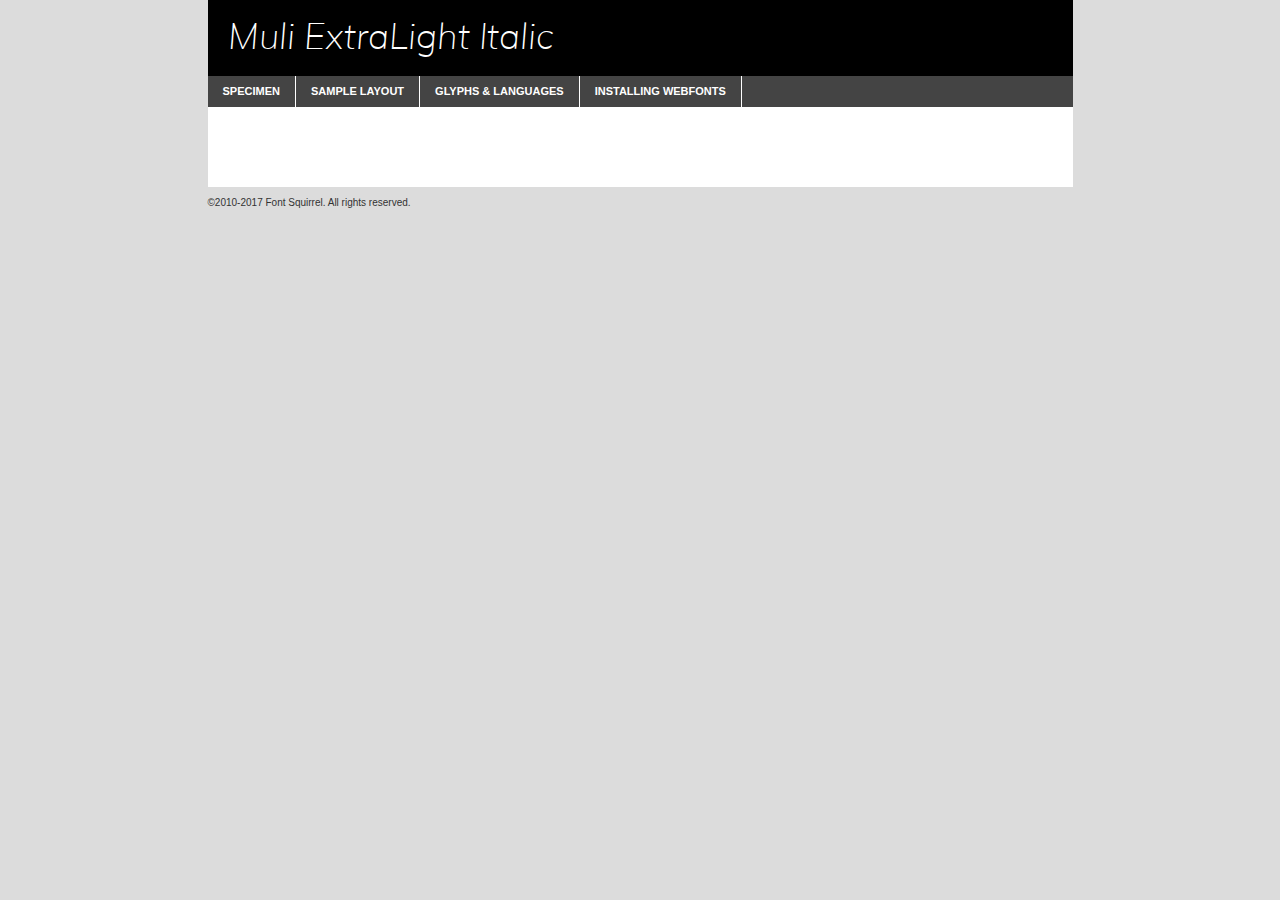
<file: projeto009/fonts/muli-extralightitalic-demo.html>
<!DOCTYPE html PUBLIC "-//W3C//DTD XHTML 1.0 Transitional//EN"
	"http://www.w3.org/TR/xhtml1/DTD/xhtml1-transitional.dtd">

<html xmlns="http://www.w3.org/1999/xhtml" xml:lang="en" lang="en">
<head>
	<meta http-equiv="Content-Type" content="text/html; charset=utf-8" />
	<script src="http://ajax.googleapis.com/ajax/libs/jquery/1.7.2/jquery.min.js" type="text/javascript" charset="utf-8"></script>
	<script type="text/javascript">
	(function($){$.fn.easyTabs=function(option){var param=jQuery.extend({fadeSpeed:"fast",defaultContent:1,activeClass:'active'},option);$(this).each(function(){var thisId="#"+this.id;if(param.defaultContent==''){param.defaultContent=1;}
	if(typeof param.defaultContent=="number")
	{var defaultTab=$(thisId+" .tabs li:eq("+(param.defaultContent-1)+") a").attr('href').substr(1);}else{var defaultTab=param.defaultContent;}
	$(thisId+" .tabs li a").each(function(){var tabToHide=$(this).attr('href').substr(1);$("#"+tabToHide).addClass('easytabs-tab-content');});hideAll();changeContent(defaultTab);function hideAll(){$(thisId+" .easytabs-tab-content").hide();}
	function changeContent(tabId){hideAll();$(thisId+" .tabs li").removeClass(param.activeClass);$(thisId+" .tabs li a[href=#"+tabId+"]").closest('li').addClass(param.activeClass);if(param.fadeSpeed!="none")
	{$(thisId+" #"+tabId).fadeIn(param.fadeSpeed);}else{$(thisId+" #"+tabId).show();}}
	$(thisId+" .tabs li").click(function(){var tabId=$(this).find('a').attr('href').substr(1);changeContent(tabId);return false;});});}})(jQuery);
	</script>
	<link rel="stylesheet" href="specimen_files/specimen_stylesheet.css" type="text/css" charset="utf-8" />
	<link rel="stylesheet" href="stylesheet.css" type="text/css" charset="utf-8" />

	<style type="text/css">
					body{
				font-family: 'muliextralight_italic';
							}
		</style>

	<title>Muli ExtraLight Italic Specimen</title>
	
	
	<script type="text/javascript" charset="utf-8">
		$(document).ready(function() {
			$('#container').easyTabs({defaultContent:1});
		});
	</script>
</head>

<body>
<div id="container">
	<div id="header">
		Muli ExtraLight Italic	</div>
	<ul class="tabs">
		<li><a href="#specimen">Specimen</a></li>
		<li><a href="#layout">Sample Layout</a></li>
				<li><a href="#glyphs">Glyphs &amp; Languages</a></li>
		<li><a href="#installing">Installing Webfonts</a></li>
		
	</ul>
	
	<div id="main_content">

		
			<div id="specimen">
		
				<div class="section">
					<div class="grid12 firstcol">
						<div class="huge">AaBb</div>
					</div>
				</div>
		
				<div class="section">
					<div class="glyph_range">A&#x200B;B&#x200b;C&#x200b;D&#x200b;E&#x200b;F&#x200b;G&#x200b;H&#x200b;I&#x200b;J&#x200b;K&#x200b;L&#x200b;M&#x200b;N&#x200b;O&#x200b;P&#x200b;Q&#x200b;R&#x200b;S&#x200b;T&#x200b;U&#x200b;V&#x200b;W&#x200b;X&#x200b;Y&#x200b;Z&#x200b;a&#x200b;b&#x200b;c&#x200b;d&#x200b;e&#x200b;f&#x200b;g&#x200b;h&#x200b;i&#x200b;j&#x200b;k&#x200b;l&#x200b;m&#x200b;n&#x200b;o&#x200b;p&#x200b;q&#x200b;r&#x200b;s&#x200b;t&#x200b;u&#x200b;v&#x200b;w&#x200b;x&#x200b;y&#x200b;z&#x200b;1&#x200b;2&#x200b;3&#x200b;4&#x200b;5&#x200b;6&#x200b;7&#x200b;8&#x200b;9&#x200b;0&#x200b;&amp;&#x200b;.&#x200b;,&#x200b;?&#x200b;!&#x200b;&#64;&#x200b;(&#x200b;)&#x200b;#&#x200b;$&#x200b;%&#x200b;*&#x200b;+&#x200b;-&#x200b;=&#x200b;:&#x200b;;</div>
				</div>
				<div class="section">
					<div class="grid12 firstcol">
						<table class="sample_table">
							<tr><td>10</td><td class="size10">abcdefghijklmnopqrstuvwxyzABCDEFGHIJKLMNOPQRSTUVWXYZ0123456789abcdefghijklmnopqrstuvwxyzABCDEFGHIJKLMNOPQRSTUVWXYZ0123456789abcdefghijklmnopqrstuvwxyzABCDEFGHIJKLMNOPQRSTUVWXYZ</td></tr>
							<tr><td>11</td><td class="size11">abcdefghijklmnopqrstuvwxyzABCDEFGHIJKLMNOPQRSTUVWXYZ0123456789abcdefghijklmnopqrstuvwxyzABCDEFGHIJKLMNOPQRSTUVWXYZ0123456789abcdefghijklmnopqrstuvwxyzABCDEFGHIJKLMNOPQRSTUVWXYZ</td></tr>
							<tr><td>12</td><td class="size12">abcdefghijklmnopqrstuvwxyzABCDEFGHIJKLMNOPQRSTUVWXYZ0123456789abcdefghijklmnopqrstuvwxyzABCDEFGHIJKLMNOPQRSTUVWXYZ0123456789abcdefghijklmnopqrstuvwxyzABCDEFGHIJKLMNOPQRSTUVWXYZ</td></tr>
							<tr><td>13</td><td class="size13">abcdefghijklmnopqrstuvwxyzABCDEFGHIJKLMNOPQRSTUVWXYZ0123456789abcdefghijklmnopqrstuvwxyzABCDEFGHIJKLMNOPQRSTUVWXYZ0123456789abcdefghijklmnopqrstuvwxyzABCDEFGHIJKLMNOPQRSTUVWXYZ</td></tr>
							<tr><td>14</td><td class="size14">abcdefghijklmnopqrstuvwxyzABCDEFGHIJKLMNOPQRSTUVWXYZ0123456789abcdefghijklmnopqrstuvwxyzABCDEFGHIJKLMNOPQRSTUVWXYZ0123456789abcdefghijklmnopqrstuvwxyzABCDEFGHIJKLMNOPQRSTUVWXYZ</td></tr>
							<tr><td>16</td><td class="size16">abcdefghijklmnopqrstuvwxyzABCDEFGHIJKLMNOPQRSTUVWXYZ0123456789abcdefghijklmnopqrstuvwxyzABCDEFGHIJKLMNOPQRSTUVWXYZ</td></tr>
							<tr><td>18</td><td class="size18">abcdefghijklmnopqrstuvwxyzABCDEFGHIJKLMNOPQRSTUVWXYZ0123456789abcdefghijklmnopqrstuvwxyzABCDEFGHIJKLMNOPQRSTUVWXYZ</td></tr>
							<tr><td>20</td><td class="size20">abcdefghijklmnopqrstuvwxyzABCDEFGHIJKLMNOPQRSTUVWXYZ0123456789abcdefghijklmnopqrstuvwxyzABCDEFGHIJKLMNOPQRSTUVWXYZ</td></tr>
							<tr><td>24</td><td class="size24">abcdefghijklmnopqrstuvwxyzABCDEFGHIJKLMNOPQRSTUVWXYZ0123456789abcdefghijklmnopqrstuvwxyzABCDEFGHIJKLMNOPQRSTUVWXYZ</td></tr>
							<tr><td>30</td><td class="size30">abcdefghijklmnopqrstuvwxyzABCDEFGHIJKLMNOPQRSTUVWXYZ0123456789abcdefghijklmnopqrstuvwxyzABCDEFGHIJKLMNOPQRSTUVWXYZ</td></tr>
							<tr><td>36</td><td class="size36">abcdefghijklmnopqrstuvwxyzABCDEFGHIJKLMNOPQRSTUVWXYZ0123456789abcdefghijklmnopqrstuvwxyzABCDEFGHIJKLMNOPQRSTUVWXYZ</td></tr>
							<tr><td>48</td><td class="size48">abcdefghijklmnopqrstuvwxyzABCDEFGHIJKLMNOPQRSTUVWXYZ0123456789abcdefghijklmnopqrstuvwxyzABCDEFGHIJKLMNOPQRSTUVWXYZ</td></tr>
							<tr><td>60</td><td class="size60">abcdefghijklmnopqrstuvwxyzABCDEFGHIJKLMNOPQRSTUVWXYZ0123456789abcdefghijklmnopqrstuvwxyzABCDEFGHIJKLMNOPQRSTUVWXYZ</td></tr>
							<tr><td>72</td><td class="size72">abcdefghijklmnopqrstuvwxyzABCDEFGHIJKLMNOPQRSTUVWXYZ0123456789abcdefghijklmnopqrstuvwxyzABCDEFGHIJKLMNOPQRSTUVWXYZ</td></tr>
							<tr><td>90</td><td class="size90">abcdefghijklmnopqrstuvwxyzABCDEFGHIJKLMNOPQRSTUVWXYZ0123456789abcdefghijklmnopqrstuvwxyzABCDEFGHIJKLMNOPQRSTUVWXYZ</td></tr>
						</table>
				
					</div>
			
				</div>
		
		
		
								<div class="section" id="bodycomparison">


										<div id="xheight">
				<div class="fontbody">&#x25FC;&#x25FC;&#x25FC;&#x25FC;&#x25FC;&#x25FC;&#x25FC;&#x25FC;&#x25FC;&#x25FC;&#x25FC;&#x25FC;&#x25FC;&#x25FC;&#x25FC;&#x25FC;&#x25FC;&#x25FC;&#x25FC;&#x25FC;&#x25FC;&#x25FC;&#x25FC;&#x25FC;&#x25FC;&#x25FC;&#x25FC;&#x25FC;&#x25FC;&#x25FC;&#x25FC;&#x25FC;&#x25FC;&#x25FC;&#x25FC;&#x25FC;&#x25FC;&#x25FC;&#x25FC;&#x25FC;&#x25FC;&#x25FC;&#x25FC;&#x25FC;&#x25FC;&#x25FC;&#x25FC;&#x25FC;&#x25FC;&#x25FC;&#x25FC;&#x25FC;&#x25FC;&#x25FC;&#x25FC;&#x25FC;&#x25FC;&#x25FC;&#x25FC;&#x25FC;&#x25FC;&#x25FC;&#x25FC;&#x25FC;&#x25FC;&#x25FC;&#x25FC;&#x25FC;&#x25FC;&#x25FC;&#x25FC;&#x25FC;&#x25FC;&#x25FC;&#x25FC;&#x25FC;&#x25FC;&#x25FC;&#x25FC;&#x25FC;&#x25FC;&#x25FC;&#x25FC;&#x25FC;&#x25FC;&#x25FC;&#x25FC;&#x25FC;&#x25FC;&#x25FC;&#x25FC;&#x25FC;&#x25FC;&#x25FC;&#x25FC;&#x25FC;&#x25FC;&#x25FC;&#x25FC;body</div><div class="arialbody">body</div><div class="verdanabody">body</div><div class="georgiabody">body</div></div>
										<div class="fontbody" style="z-index:1">
											body<span>Muli ExtraLight Italic</span>
										</div>
										<div class="arialbody" style="z-index:1">
											body<span>Arial</span>
										</div>
										<div class="verdanabody" style="z-index:1">
											body<span>Verdana</span>
										</div>
										<div class="georgiabody" style="z-index:1">
											body<span>Georgia</span>
										</div>



								</div>
		
		
				<div class="section psample psample_row1" id="">
					
					<div class="grid2 firstcol">
						<p class="size10"><span>10.</span>Aenean lacinia bibendum nulla sed consectetur. Fusce dapibus, tellus ac cursus commodo, tortor mauris condimentum nibh, ut fermentum massa justo sit amet risus. Nullam id dolor id nibh ultricies vehicula ut id elit. Cum sociis natoque penatibus et magnis dis parturient montes, nascetur ridiculus mus. Nulla vitae elit libero, a pharetra augue.</p>
			
					</div>
					<div class="grid3">
						<p class="size11"><span>11.</span>Aenean lacinia bibendum nulla sed consectetur. Fusce dapibus, tellus ac cursus commodo, tortor mauris condimentum nibh, ut fermentum massa justo sit amet risus. Nullam id dolor id nibh ultricies vehicula ut id elit. Cum sociis natoque penatibus et magnis dis parturient montes, nascetur ridiculus mus. Nulla vitae elit libero, a pharetra augue.</p>
			
					</div>
					<div class="grid3">
						<p class="size12"><span>12.</span>Aenean lacinia bibendum nulla sed consectetur. Fusce dapibus, tellus ac cursus commodo, tortor mauris condimentum nibh, ut fermentum massa justo sit amet risus. Nullam id dolor id nibh ultricies vehicula ut id elit. Cum sociis natoque penatibus et magnis dis parturient montes, nascetur ridiculus mus. Nulla vitae elit libero, a pharetra augue.</p>
			
					</div>
					<div class="grid4">
						<p class="size13"><span>13.</span>Aenean lacinia bibendum nulla sed consectetur. Fusce dapibus, tellus ac cursus commodo, tortor mauris condimentum nibh, ut fermentum massa justo sit amet risus. Nullam id dolor id nibh ultricies vehicula ut id elit. Cum sociis natoque penatibus et magnis dis parturient montes, nascetur ridiculus mus. Nulla vitae elit libero, a pharetra augue.</p>
			
					</div>
					<div class="white_blend"></div>
					
				</div>
				<div class="section psample psample_row2" id="">
					<div class="grid3 firstcol">
						<p class="size14"><span>14.</span>Aenean lacinia bibendum nulla sed consectetur. Fusce dapibus, tellus ac cursus commodo, tortor mauris condimentum nibh, ut fermentum massa justo sit amet risus. Nullam id dolor id nibh ultricies vehicula ut id elit. Cum sociis natoque penatibus et magnis dis parturient montes, nascetur ridiculus mus. Nulla vitae elit libero, a pharetra augue.</p>
			
					</div>
					<div class="grid4">
						<p class="size16"><span>16.</span>Aenean lacinia bibendum nulla sed consectetur. Fusce dapibus, tellus ac cursus commodo, tortor mauris condimentum nibh, ut fermentum massa justo sit amet risus. Nullam id dolor id nibh ultricies vehicula ut id elit. Cum sociis natoque penatibus et magnis dis parturient montes, nascetur ridiculus mus. Nulla vitae elit libero, a pharetra augue.</p>
			
					</div>
					<div class="grid5">
						<p class="size18"><span>18.</span>Aenean lacinia bibendum nulla sed consectetur. Fusce dapibus, tellus ac cursus commodo, tortor mauris condimentum nibh, ut fermentum massa justo sit amet risus. Nullam id dolor id nibh ultricies vehicula ut id elit. Cum sociis natoque penatibus et magnis dis parturient montes, nascetur ridiculus mus. Nulla vitae elit libero, a pharetra augue.</p>
			
					</div>

					<div class="white_blend"></div>

				</div>
				
				<div class="section psample psample_row3" id="">
					<div class="grid5 firstcol">
						<p class="size20"><span>20.</span>Aenean lacinia bibendum nulla sed consectetur. Fusce dapibus, tellus ac cursus commodo, tortor mauris condimentum nibh, ut fermentum massa justo sit amet risus. Nullam id dolor id nibh ultricies vehicula ut id elit. Cum sociis natoque penatibus et magnis dis parturient montes, nascetur ridiculus mus. Nulla vitae elit libero, a pharetra augue.</p>
					</div>
					<div class="grid7">
						<p class="size24"><span>24.</span>Aenean lacinia bibendum nulla sed consectetur. Fusce dapibus, tellus ac cursus commodo, tortor mauris condimentum nibh, ut fermentum massa justo sit amet risus. Nullam id dolor id nibh ultricies vehicula ut id elit. Cum sociis natoque penatibus et magnis dis parturient montes, nascetur ridiculus mus. Nulla vitae elit libero, a pharetra augue.</p>
					</div>
					
					<div class="white_blend"></div>
					
				</div>
				
				<div class="section psample psample_row4" id="">
					<div class="grid12 firstcol">
						<p class="size30"><span>30.</span>Aenean lacinia bibendum nulla sed consectetur. Fusce dapibus, tellus ac cursus commodo, tortor mauris condimentum nibh, ut fermentum massa justo sit amet risus. Nullam id dolor id nibh ultricies vehicula ut id elit. Cum sociis natoque penatibus et magnis dis parturient montes, nascetur ridiculus mus. Nulla vitae elit libero, a pharetra augue.</p>
					</div>
					<div class="white_blend"></div>
					
				</div>
				
				
				
				<div class="section psample psample_row1 fullreverse">
					<div class="grid2 firstcol">
						<p class="size10"><span>10.</span>Aenean lacinia bibendum nulla sed consectetur. Fusce dapibus, tellus ac cursus commodo, tortor mauris condimentum nibh, ut fermentum massa justo sit amet risus. Nullam id dolor id nibh ultricies vehicula ut id elit. Cum sociis natoque penatibus et magnis dis parturient montes, nascetur ridiculus mus. Nulla vitae elit libero, a pharetra augue.</p>
			
					</div>
					<div class="grid3">
						<p class="size11"><span>11.</span>Aenean lacinia bibendum nulla sed consectetur. Fusce dapibus, tellus ac cursus commodo, tortor mauris condimentum nibh, ut fermentum massa justo sit amet risus. Nullam id dolor id nibh ultricies vehicula ut id elit. Cum sociis natoque penatibus et magnis dis parturient montes, nascetur ridiculus mus. Nulla vitae elit libero, a pharetra augue.</p>
			
					</div>
					<div class="grid3">
						<p class="size12"><span>12.</span>Aenean lacinia bibendum nulla sed consectetur. Fusce dapibus, tellus ac cursus commodo, tortor mauris condimentum nibh, ut fermentum massa justo sit amet risus. Nullam id dolor id nibh ultricies vehicula ut id elit. Cum sociis natoque penatibus et magnis dis parturient montes, nascetur ridiculus mus. Nulla vitae elit libero, a pharetra augue.</p>
			
					</div>
					<div class="grid4">
						<p class="size13"><span>13.</span>Aenean lacinia bibendum nulla sed consectetur. Fusce dapibus, tellus ac cursus commodo, tortor mauris condimentum nibh, ut fermentum massa justo sit amet risus. Nullam id dolor id nibh ultricies vehicula ut id elit. Cum sociis natoque penatibus et magnis dis parturient montes, nascetur ridiculus mus. Nulla vitae elit libero, a pharetra augue.</p>
			
					</div>
					<div class="black_blend"></div>
					
				</div>
				
				<div class="section psample psample_row2 fullreverse">
					<div class="grid3 firstcol">
						<p class="size14"><span>14.</span>Aenean lacinia bibendum nulla sed consectetur. Fusce dapibus, tellus ac cursus commodo, tortor mauris condimentum nibh, ut fermentum massa justo sit amet risus. Nullam id dolor id nibh ultricies vehicula ut id elit. Cum sociis natoque penatibus et magnis dis parturient montes, nascetur ridiculus mus. Nulla vitae elit libero, a pharetra augue.</p>
			
					</div>
					<div class="grid4">
						<p class="size16"><span>16.</span>Aenean lacinia bibendum nulla sed consectetur. Fusce dapibus, tellus ac cursus commodo, tortor mauris condimentum nibh, ut fermentum massa justo sit amet risus. Nullam id dolor id nibh ultricies vehicula ut id elit. Cum sociis natoque penatibus et magnis dis parturient montes, nascetur ridiculus mus. Nulla vitae elit libero, a pharetra augue.</p>
			
					</div>
					<div class="grid5">
						<p class="size18"><span>18.</span>Aenean lacinia bibendum nulla sed consectetur. Fusce dapibus, tellus ac cursus commodo, tortor mauris condimentum nibh, ut fermentum massa justo sit amet risus. Nullam id dolor id nibh ultricies vehicula ut id elit. Cum sociis natoque penatibus et magnis dis parturient montes, nascetur ridiculus mus. Nulla vitae elit libero, a pharetra augue.</p>
			
					</div>
					<div class="black_blend"></div>

				</div>
				
				<div class="section psample fullreverse psample_row3" id="">
					<div class="grid5 firstcol">
						<p class="size20"><span>20.</span>Aenean lacinia bibendum nulla sed consectetur. Fusce dapibus, tellus ac cursus commodo, tortor mauris condimentum nibh, ut fermentum massa justo sit amet risus. Nullam id dolor id nibh ultricies vehicula ut id elit. Cum sociis natoque penatibus et magnis dis parturient montes, nascetur ridiculus mus. Nulla vitae elit libero, a pharetra augue.</p>
					</div>
					<div class="grid7">
						<p class="size24"><span>24.</span>Aenean lacinia bibendum nulla sed consectetur. Fusce dapibus, tellus ac cursus commodo, tortor mauris condimentum nibh, ut fermentum massa justo sit amet risus. Nullam id dolor id nibh ultricies vehicula ut id elit. Cum sociis natoque penatibus et magnis dis parturient montes, nascetur ridiculus mus. Nulla vitae elit libero, a pharetra augue.</p>
					</div>
					
					<div class="black_blend"></div>
					
				</div>
				
				<div class="section psample fullreverse psample_row4" id="" style="border-bottom: 20px #000 solid;">
					<div class="grid12 firstcol">
						<p class="size30"><span>30.</span>Aenean lacinia bibendum nulla sed consectetur. Fusce dapibus, tellus ac cursus commodo, tortor mauris condimentum nibh, ut fermentum massa justo sit amet risus. Nullam id dolor id nibh ultricies vehicula ut id elit. Cum sociis natoque penatibus et magnis dis parturient montes, nascetur ridiculus mus. Nulla vitae elit libero, a pharetra augue.</p>
					</div>
					<div class="black_blend"></div>
					
				</div>
				
				
				
				
			</div>
			
			<div id="layout">
				
				<div class="section">
					
					<div class="grid12 firstcol">
						<h1>Lorem Ipsum Dolor</h1>
						<h2>Etiam porta sem malesuada magna mollis euismod</h2>
						
						<p class="byline">By <a href="#link">Aenean Lacinia</a></p>
					</div>
				</div>
				<div class="section">
					<div class="grid8 firstcol">
						<p class="large">Donec sed odio dui. Morbi leo risus, porta ac consectetur ac, vestibulum at eros. Fusce dapibus, tellus ac cursus commodo, tortor mauris condimentum nibh, ut fermentum massa justo sit amet risus. </p>

						
						<h3>Pellentesque ornare sem</h3>

						<p>Maecenas sed diam eget risus varius blandit sit amet non magna. Maecenas faucibus mollis interdum. Donec ullamcorper nulla non metus auctor fringilla. Nullam id dolor id nibh ultricies vehicula ut id elit. Nullam id dolor id nibh ultricies vehicula ut id elit. </p>

						<p>Aenean eu leo quam. Pellentesque ornare sem lacinia quam venenatis vestibulum. Lorem ipsum dolor sit amet, consectetur adipiscing elit. Cum sociis natoque penatibus et magnis dis parturient montes, nascetur ridiculus mus. </p>

						<p>Nulla vitae elit libero, a pharetra augue. Praesent commodo cursus magna, vel scelerisque nisl consectetur et. Aenean lacinia bibendum nulla sed consectetur. </p>

						<p>Nullam quis risus eget urna mollis ornare vel eu leo. Nullam quis risus eget urna mollis ornare vel eu leo. Maecenas sed diam eget risus varius blandit sit amet non magna. Donec ullamcorper nulla non metus auctor fringilla. </p>

						<h3>Cras mattis consectetur</h3>

						<p>Aenean eu leo quam. Pellentesque ornare sem lacinia quam venenatis vestibulum. Aenean lacinia bibendum nulla sed consectetur. Integer posuere erat a ante venenatis dapibus posuere velit aliquet. Cras mattis consectetur purus sit amet fermentum. </p>

						<p>Nullam id dolor id nibh ultricies vehicula ut id elit. Nullam quis risus eget urna mollis ornare vel eu leo. Cras mattis consectetur purus sit amet fermentum.</p>
					</div>
					
					<div class="grid4 sidebar">
						
						<div class="box reverse">
							<p class="last">Nullam quis risus eget urna mollis ornare vel eu leo. Donec ullamcorper nulla non metus auctor fringilla. Cras mattis consectetur purus sit amet fermentum. Sed posuere consectetur est at lobortis. Lorem ipsum dolor sit amet, consectetur adipiscing elit. </p>
						</div>
						
						<p class="caption">Maecenas sed diam eget risus varius.</p>

						<p>Vestibulum id ligula porta felis euismod semper. Integer posuere erat a ante venenatis dapibus posuere velit aliquet. Vestibulum id ligula porta felis euismod semper. Sed posuere consectetur est at lobortis. Maecenas sed diam eget risus varius blandit sit amet non magna. Fusce dapibus, tellus ac cursus commodo, tortor mauris condimentum nibh, ut fermentum massa justo sit amet risus. </p>

					

						<p>Duis mollis, est non commodo luctus, nisi erat porttitor ligula, eget lacinia odio sem nec elit. Aenean lacinia bibendum nulla sed consectetur. Vivamus sagittis lacus vel augue laoreet rutrum faucibus dolor auctor. Aenean lacinia bibendum nulla sed consectetur. Nullam quis risus eget urna mollis ornare vel eu leo. </p>

						<p>Praesent commodo cursus magna, vel scelerisque nisl consectetur et. Donec ullamcorper nulla non metus auctor fringilla. Maecenas faucibus mollis interdum. Fusce dapibus, tellus ac cursus commodo, tortor mauris condimentum nibh, ut fermentum massa justo sit amet risus. </p>

					</div>
				</div>
				
			</div>


			



		<div id="glyphs">
			<div class="section">
				<div class="grid12 firstcol">
			
				<h1>Language Support</h1>
				<p>The subset of Muli ExtraLight Italic in this kit supports the following languages:<br />
			
					Albanian, Basque, Breton, Chamorro, Danish, Dutch, English, Faroese, Finnish, French, Frisian, Galician, German, Icelandic, Italian, Malagasy, Norwegian, Portuguese, Spanish, Swedish, Alsatian, Aragonese, Arapaho, Arrernte, Asturian, Aymara, Bislama, Cebuano, Corsican, Fijian, French_creole, Genoese, Gilbertese, Greenlandic, Haitian_creole, Hiligaynon, Hmong, Hopi, Ibanag, Iloko_ilokano, Indonesian, Interglossa_glosa, Interlingua, Irish_gaelic, Jerriais, Lojban, Lombard, Luxembourgeois, Manx, Mohawk, Norfolk_pitcairnese, Occitan, Oromo, Pangasinan, Papiamento, Piedmontese, Potawatomi, Rhaeto-romance, Romansh, Rotokas, Sami_lule, Samoan, Sardinian, Scots_gaelic, Seychelles_creole, Shona, Sicilian, Somali, Southern_ndebele, Swahili, Swati_swazi, Tagalog_filipino_pilipino, Tetum, Tok_pisin, Uyghur_latinized, Volapuk, Walloon, Warlpiri, Xhosa, Yapese, Zulu, Latinbasic, Ubasic, Demo				</p>
				<h1>Glyph Chart</h1>
				<p>The subset of Muli ExtraLight Italic in this kit includes all the glyphs listed below. Unicode entities are included above each glyph to help you insert individual characters into your layout.</p>
				<div id="glyph_chart">
			
																														 <div><p>&amp;#13;</p>&#13;</div>
																				 <div><p>&amp;#32;</p>&#32;</div>
																				 <div><p>&amp;#33;</p>&#33;</div>
																				 <div><p>&amp;#34;</p>&#34;</div>
																				 <div><p>&amp;#35;</p>&#35;</div>
																				 <div><p>&amp;#36;</p>&#36;</div>
																				 <div><p>&amp;#37;</p>&#37;</div>
																				 <div><p>&amp;#38;</p>&#38;</div>
																				 <div><p>&amp;#39;</p>&#39;</div>
																				 <div><p>&amp;#40;</p>&#40;</div>
																				 <div><p>&amp;#41;</p>&#41;</div>
																				 <div><p>&amp;#42;</p>&#42;</div>
																				 <div><p>&amp;#43;</p>&#43;</div>
																				 <div><p>&amp;#44;</p>&#44;</div>
																				 <div><p>&amp;#45;</p>&#45;</div>
																				 <div><p>&amp;#46;</p>&#46;</div>
																				 <div><p>&amp;#47;</p>&#47;</div>
																				 <div><p>&amp;#48;</p>&#48;</div>
																				 <div><p>&amp;#49;</p>&#49;</div>
																				 <div><p>&amp;#50;</p>&#50;</div>
																				 <div><p>&amp;#51;</p>&#51;</div>
																				 <div><p>&amp;#52;</p>&#52;</div>
																				 <div><p>&amp;#53;</p>&#53;</div>
																				 <div><p>&amp;#54;</p>&#54;</div>
																				 <div><p>&amp;#55;</p>&#55;</div>
																				 <div><p>&amp;#56;</p>&#56;</div>
																				 <div><p>&amp;#57;</p>&#57;</div>
																				 <div><p>&amp;#58;</p>&#58;</div>
																				 <div><p>&amp;#59;</p>&#59;</div>
																				 <div><p>&amp;#60;</p>&#60;</div>
																				 <div><p>&amp;#61;</p>&#61;</div>
																				 <div><p>&amp;#62;</p>&#62;</div>
																				 <div><p>&amp;#63;</p>&#63;</div>
																				 <div><p>&amp;#64;</p>&#64;</div>
																				 <div><p>&amp;#65;</p>&#65;</div>
																				 <div><p>&amp;#66;</p>&#66;</div>
																				 <div><p>&amp;#67;</p>&#67;</div>
																				 <div><p>&amp;#68;</p>&#68;</div>
																				 <div><p>&amp;#69;</p>&#69;</div>
																				 <div><p>&amp;#70;</p>&#70;</div>
																				 <div><p>&amp;#71;</p>&#71;</div>
																				 <div><p>&amp;#72;</p>&#72;</div>
																				 <div><p>&amp;#73;</p>&#73;</div>
																				 <div><p>&amp;#74;</p>&#74;</div>
																				 <div><p>&amp;#75;</p>&#75;</div>
																				 <div><p>&amp;#76;</p>&#76;</div>
																				 <div><p>&amp;#77;</p>&#77;</div>
																				 <div><p>&amp;#78;</p>&#78;</div>
																				 <div><p>&amp;#79;</p>&#79;</div>
																				 <div><p>&amp;#80;</p>&#80;</div>
																				 <div><p>&amp;#81;</p>&#81;</div>
																				 <div><p>&amp;#82;</p>&#82;</div>
																				 <div><p>&amp;#83;</p>&#83;</div>
																				 <div><p>&amp;#84;</p>&#84;</div>
																				 <div><p>&amp;#85;</p>&#85;</div>
																				 <div><p>&amp;#86;</p>&#86;</div>
																				 <div><p>&amp;#87;</p>&#87;</div>
																				 <div><p>&amp;#88;</p>&#88;</div>
																				 <div><p>&amp;#89;</p>&#89;</div>
																				 <div><p>&amp;#90;</p>&#90;</div>
																				 <div><p>&amp;#91;</p>&#91;</div>
																				 <div><p>&amp;#92;</p>&#92;</div>
																				 <div><p>&amp;#93;</p>&#93;</div>
																				 <div><p>&amp;#94;</p>&#94;</div>
																				 <div><p>&amp;#95;</p>&#95;</div>
																				 <div><p>&amp;#96;</p>&#96;</div>
																				 <div><p>&amp;#97;</p>&#97;</div>
																				 <div><p>&amp;#98;</p>&#98;</div>
																				 <div><p>&amp;#99;</p>&#99;</div>
																				 <div><p>&amp;#100;</p>&#100;</div>
																				 <div><p>&amp;#101;</p>&#101;</div>
																				 <div><p>&amp;#102;</p>&#102;</div>
																				 <div><p>&amp;#103;</p>&#103;</div>
																				 <div><p>&amp;#104;</p>&#104;</div>
																				 <div><p>&amp;#105;</p>&#105;</div>
																				 <div><p>&amp;#106;</p>&#106;</div>
																				 <div><p>&amp;#107;</p>&#107;</div>
																				 <div><p>&amp;#108;</p>&#108;</div>
																				 <div><p>&amp;#109;</p>&#109;</div>
																				 <div><p>&amp;#110;</p>&#110;</div>
																				 <div><p>&amp;#111;</p>&#111;</div>
																				 <div><p>&amp;#112;</p>&#112;</div>
																				 <div><p>&amp;#113;</p>&#113;</div>
																				 <div><p>&amp;#114;</p>&#114;</div>
																				 <div><p>&amp;#115;</p>&#115;</div>
																				 <div><p>&amp;#116;</p>&#116;</div>
																				 <div><p>&amp;#117;</p>&#117;</div>
																				 <div><p>&amp;#118;</p>&#118;</div>
																				 <div><p>&amp;#119;</p>&#119;</div>
																				 <div><p>&amp;#120;</p>&#120;</div>
																				 <div><p>&amp;#121;</p>&#121;</div>
																				 <div><p>&amp;#122;</p>&#122;</div>
																				 <div><p>&amp;#123;</p>&#123;</div>
																				 <div><p>&amp;#124;</p>&#124;</div>
																				 <div><p>&amp;#125;</p>&#125;</div>
																				 <div><p>&amp;#126;</p>&#126;</div>
																				 <div><p>&amp;#160;</p>&#160;</div>
																				 <div><p>&amp;#161;</p>&#161;</div>
																				 <div><p>&amp;#162;</p>&#162;</div>
																				 <div><p>&amp;#163;</p>&#163;</div>
																				 <div><p>&amp;#164;</p>&#164;</div>
																				 <div><p>&amp;#165;</p>&#165;</div>
																				 <div><p>&amp;#166;</p>&#166;</div>
																				 <div><p>&amp;#167;</p>&#167;</div>
																				 <div><p>&amp;#168;</p>&#168;</div>
																				 <div><p>&amp;#169;</p>&#169;</div>
																				 <div><p>&amp;#170;</p>&#170;</div>
																				 <div><p>&amp;#171;</p>&#171;</div>
																				 <div><p>&amp;#172;</p>&#172;</div>
																				 <div><p>&amp;#173;</p>&#173;</div>
																				 <div><p>&amp;#174;</p>&#174;</div>
																				 <div><p>&amp;#175;</p>&#175;</div>
																				 <div><p>&amp;#176;</p>&#176;</div>
																				 <div><p>&amp;#177;</p>&#177;</div>
																				 <div><p>&amp;#178;</p>&#178;</div>
																				 <div><p>&amp;#179;</p>&#179;</div>
																				 <div><p>&amp;#180;</p>&#180;</div>
																				 <div><p>&amp;#181;</p>&#181;</div>
																				 <div><p>&amp;#182;</p>&#182;</div>
																				 <div><p>&amp;#183;</p>&#183;</div>
																				 <div><p>&amp;#184;</p>&#184;</div>
																				 <div><p>&amp;#185;</p>&#185;</div>
																				 <div><p>&amp;#186;</p>&#186;</div>
																				 <div><p>&amp;#187;</p>&#187;</div>
																				 <div><p>&amp;#188;</p>&#188;</div>
																				 <div><p>&amp;#189;</p>&#189;</div>
																				 <div><p>&amp;#190;</p>&#190;</div>
																				 <div><p>&amp;#191;</p>&#191;</div>
																				 <div><p>&amp;#192;</p>&#192;</div>
																				 <div><p>&amp;#193;</p>&#193;</div>
																				 <div><p>&amp;#194;</p>&#194;</div>
																				 <div><p>&amp;#195;</p>&#195;</div>
																				 <div><p>&amp;#196;</p>&#196;</div>
																				 <div><p>&amp;#197;</p>&#197;</div>
																				 <div><p>&amp;#198;</p>&#198;</div>
																				 <div><p>&amp;#199;</p>&#199;</div>
																				 <div><p>&amp;#200;</p>&#200;</div>
																				 <div><p>&amp;#201;</p>&#201;</div>
																				 <div><p>&amp;#202;</p>&#202;</div>
																				 <div><p>&amp;#203;</p>&#203;</div>
																				 <div><p>&amp;#204;</p>&#204;</div>
																				 <div><p>&amp;#205;</p>&#205;</div>
																				 <div><p>&amp;#206;</p>&#206;</div>
																				 <div><p>&amp;#207;</p>&#207;</div>
																				 <div><p>&amp;#208;</p>&#208;</div>
																				 <div><p>&amp;#209;</p>&#209;</div>
																				 <div><p>&amp;#210;</p>&#210;</div>
																				 <div><p>&amp;#211;</p>&#211;</div>
																				 <div><p>&amp;#212;</p>&#212;</div>
																				 <div><p>&amp;#213;</p>&#213;</div>
																				 <div><p>&amp;#214;</p>&#214;</div>
																				 <div><p>&amp;#215;</p>&#215;</div>
																				 <div><p>&amp;#216;</p>&#216;</div>
																				 <div><p>&amp;#217;</p>&#217;</div>
																				 <div><p>&amp;#218;</p>&#218;</div>
																				 <div><p>&amp;#219;</p>&#219;</div>
																				 <div><p>&amp;#220;</p>&#220;</div>
																				 <div><p>&amp;#221;</p>&#221;</div>
																				 <div><p>&amp;#222;</p>&#222;</div>
																				 <div><p>&amp;#223;</p>&#223;</div>
																				 <div><p>&amp;#224;</p>&#224;</div>
																				 <div><p>&amp;#225;</p>&#225;</div>
																				 <div><p>&amp;#226;</p>&#226;</div>
																				 <div><p>&amp;#227;</p>&#227;</div>
																				 <div><p>&amp;#228;</p>&#228;</div>
																				 <div><p>&amp;#229;</p>&#229;</div>
																				 <div><p>&amp;#230;</p>&#230;</div>
																				 <div><p>&amp;#231;</p>&#231;</div>
																				 <div><p>&amp;#232;</p>&#232;</div>
																				 <div><p>&amp;#233;</p>&#233;</div>
																				 <div><p>&amp;#234;</p>&#234;</div>
																				 <div><p>&amp;#235;</p>&#235;</div>
																				 <div><p>&amp;#236;</p>&#236;</div>
																				 <div><p>&amp;#237;</p>&#237;</div>
																				 <div><p>&amp;#238;</p>&#238;</div>
																				 <div><p>&amp;#239;</p>&#239;</div>
																				 <div><p>&amp;#240;</p>&#240;</div>
																				 <div><p>&amp;#241;</p>&#241;</div>
																				 <div><p>&amp;#242;</p>&#242;</div>
																				 <div><p>&amp;#243;</p>&#243;</div>
																				 <div><p>&amp;#244;</p>&#244;</div>
																				 <div><p>&amp;#245;</p>&#245;</div>
																				 <div><p>&amp;#246;</p>&#246;</div>
																				 <div><p>&amp;#247;</p>&#247;</div>
																				 <div><p>&amp;#248;</p>&#248;</div>
																				 <div><p>&amp;#249;</p>&#249;</div>
																				 <div><p>&amp;#250;</p>&#250;</div>
																				 <div><p>&amp;#251;</p>&#251;</div>
																				 <div><p>&amp;#252;</p>&#252;</div>
																				 <div><p>&amp;#253;</p>&#253;</div>
																				 <div><p>&amp;#254;</p>&#254;</div>
																				 <div><p>&amp;#255;</p>&#255;</div>
																				 <div><p>&amp;#338;</p>&#338;</div>
																				 <div><p>&amp;#339;</p>&#339;</div>
																				 <div><p>&amp;#376;</p>&#376;</div>
																				 <div><p>&amp;#710;</p>&#710;</div>
																				 <div><p>&amp;#732;</p>&#732;</div>
																				 <div><p>&amp;#8192;</p>&#8192;</div>
																				 <div><p>&amp;#8193;</p>&#8193;</div>
																				 <div><p>&amp;#8194;</p>&#8194;</div>
																				 <div><p>&amp;#8195;</p>&#8195;</div>
																				 <div><p>&amp;#8196;</p>&#8196;</div>
																				 <div><p>&amp;#8197;</p>&#8197;</div>
																				 <div><p>&amp;#8198;</p>&#8198;</div>
																				 <div><p>&amp;#8199;</p>&#8199;</div>
																				 <div><p>&amp;#8200;</p>&#8200;</div>
																				 <div><p>&amp;#8201;</p>&#8201;</div>
																				 <div><p>&amp;#8202;</p>&#8202;</div>
																				 <div><p>&amp;#8208;</p>&#8208;</div>
																				 <div><p>&amp;#8209;</p>&#8209;</div>
																				 <div><p>&amp;#8210;</p>&#8210;</div>
																				 <div><p>&amp;#8211;</p>&#8211;</div>
																				 <div><p>&amp;#8212;</p>&#8212;</div>
																				 <div><p>&amp;#8216;</p>&#8216;</div>
																				 <div><p>&amp;#8217;</p>&#8217;</div>
																				 <div><p>&amp;#8218;</p>&#8218;</div>
																				 <div><p>&amp;#8220;</p>&#8220;</div>
																				 <div><p>&amp;#8221;</p>&#8221;</div>
																				 <div><p>&amp;#8222;</p>&#8222;</div>
																				 <div><p>&amp;#8226;</p>&#8226;</div>
																				 <div><p>&amp;#8230;</p>&#8230;</div>
																				 <div><p>&amp;#8239;</p>&#8239;</div>
																				 <div><p>&amp;#8249;</p>&#8249;</div>
																				 <div><p>&amp;#8250;</p>&#8250;</div>
																				 <div><p>&amp;#8287;</p>&#8287;</div>
																				 <div><p>&amp;#8364;</p>&#8364;</div>
																				 <div><p>&amp;#8482;</p>&#8482;</div>
																				 <div><p>&amp;#9724;</p>&#9724;</div>
																				 <div><p>&amp;#64257;</p>&#64257;</div>
																				 <div><p>&amp;#64258;</p>&#64258;</div>
																																						</div>	
				</div>
		
		
			</div>
		</div>
		
		
		<div id="specs">
			
		</div>
	
		<div id="installing">
			<div class="section">
				<div class="grid7 firstcol">
					<h1>Installing Webfonts</h1>
					
					<p>Webfonts are supported by all major browser platforms but not all in the same way. There are currently four different font formats that must be included in order to target all browsers. This includes TTF, WOFF, EOT and SVG.</p>
					
					<h2>1. Upload your webfonts</h2>
					<p>You must upload your webfont kit to your website. They should be in or near the same directory as your CSS files.</p>
					
					<h2>2. Include the webfont stylesheet</h2>
					<p>A special CSS @font-face declaration helps the various browsers select the appropriate font it needs without causing you a bunch of headaches. Learn more about this syntax by reading the <a href="https://www.fontspring.com/blog/further-hardening-of-the-bulletproof-syntax">Fontspring blog post</a> about it. The code for it is as follows:</p>


<code>
@font-face{ 
	font-family: 'MyWebFont';
	src: url('WebFont.eot');
	src: url('WebFont.eot?#iefix') format('embedded-opentype'),
	     url('WebFont.woff') format('woff'),
	     url('WebFont.ttf') format('truetype'),
	     url('WebFont.svg#webfont') format('svg');
}
</code>

	<p>We've already gone ahead and generated the code for you. All you have to do is link to the stylesheet in your HTML, like this:</p>
	<code>&lt;link rel=&quot;stylesheet&quot; href=&quot;stylesheet.css&quot; type=&quot;text/css&quot; charset=&quot;utf-8&quot; /&gt;</code>

					<h2>3. Modify your own stylesheet</h2>
					<p>To take advantage of your new fonts, you must tell your stylesheet to use them. Look at the original @font-face declaration above and find the property called "font-family." The name linked there will be what you use to reference the font. Prepend that webfont name to the font stack in the "font-family" property, inside the selector you want to change. For example:</p>
<code>p { font-family: 'WebFont', Arial, sans-serif; }</code>

<h2>4. Test</h2>
<p>Getting webfonts to work cross-browser <em>can</em> be tricky. Use the information in the sidebar to help you if you find that fonts aren't loading in a particular browser.</p>
				</div>
				
				<div class="grid5 sidebar">
					<div class="box">
						<h2>Troubleshooting<br />Font-Face Problems</h2>
						<p>Having trouble getting your webfonts to load in your new website? Here are some tips to sort out what might be the problem.</p>

						<h3>Fonts not showing in any browser</h3>

						<p>This sounds like you need to work on the plumbing. You either did not upload the fonts to the correct directory, or you did not link the fonts properly in the CSS. If you've confirmed that all this is correct and you still have a problem, take a look at your .htaccess file and see if requests are getting intercepted.</p>

						<h3>Fonts not loading in iPhone or iPad</h3>

						<p>The most common problem here is that you are serving the fonts from an IIS server. IIS refuses to serve files that have unknown MIME types. If that is the case, you must set the MIME type for SVG to "image/svg+xml" in the server settings. Follow these instructions from Microsoft if you need help.</p>

						<h3>Fonts not loading in Firefox</h3>

						<p>The primary reason for this failure? You are still using a version Firefox older than 3.5. So upgrade already! If that isn't it, then you are very likely serving fonts from a different domain. Firefox requires that all font assets be served from the same domain. Lastly it is possible that you need to add WOFF to your list of MIME types (if you are serving via IIS.)</p>

						<h3>Fonts not loading in IE</h3>

						<p>Are you looking at Internet Explorer on an actual Windows machine or are you cheating by using a service like Adobe BrowserLab? Many of these screenshot services do not render @font-face for IE. Best to test it on a real machine.</p>

						<h3>Fonts not loading in IE9</h3>

						<p>IE9, like Firefox, requires that fonts be served from the same domain as the website. Make sure that is the case.</p>
					</div>
				</div>
			</div>
			
		</div>
	
	</div>
	<div id="footer">
		<p>&copy;2010-2017 Font Squirrel. All rights reserved.</p>
	</div>
</div>
</body>
</html>
</file>
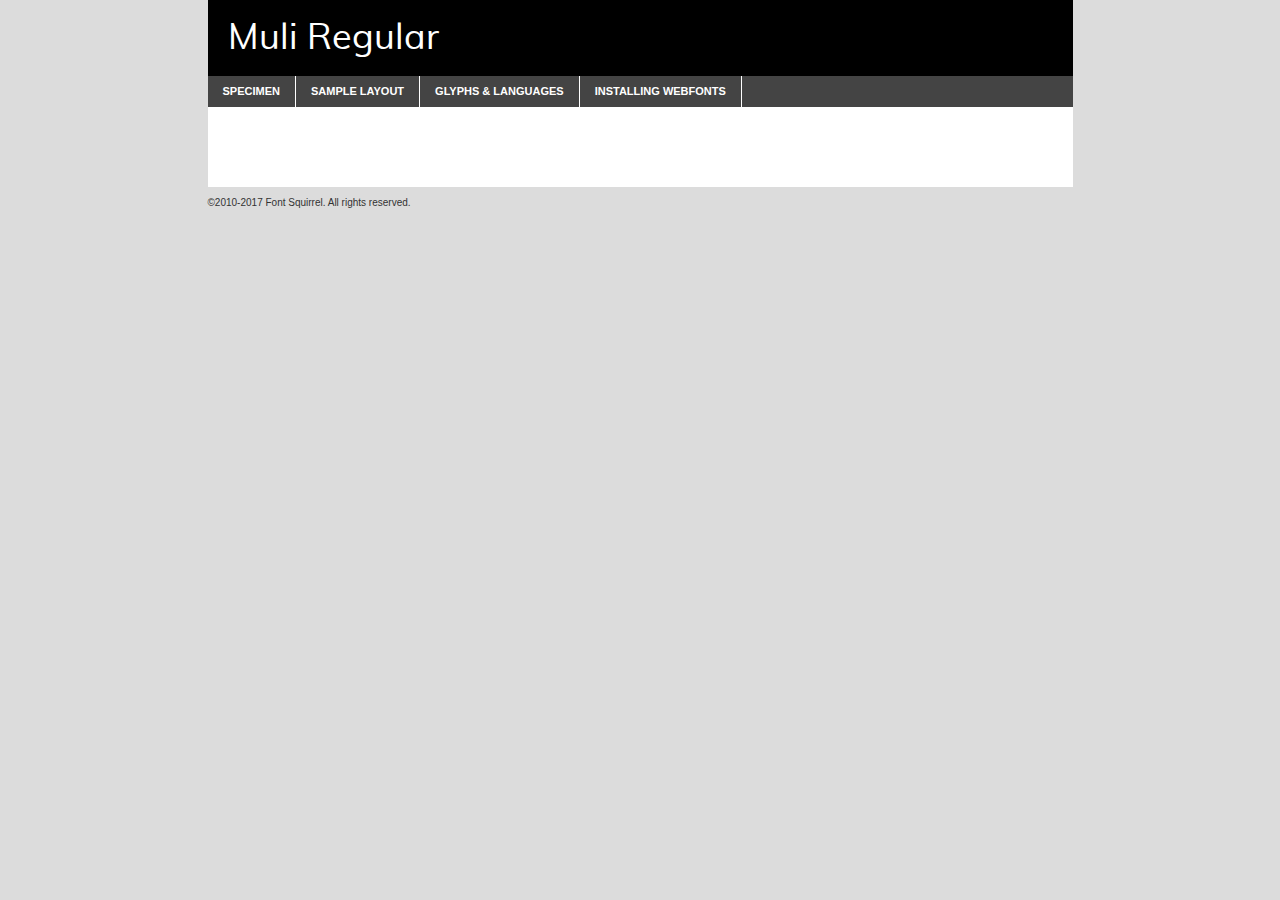
<file: projeto009/fonts/muli-regular-demo.html>
<!DOCTYPE html PUBLIC "-//W3C//DTD XHTML 1.0 Transitional//EN"
	"http://www.w3.org/TR/xhtml1/DTD/xhtml1-transitional.dtd">

<html xmlns="http://www.w3.org/1999/xhtml" xml:lang="en" lang="en">
<head>
	<meta http-equiv="Content-Type" content="text/html; charset=utf-8" />
	<script src="http://ajax.googleapis.com/ajax/libs/jquery/1.7.2/jquery.min.js" type="text/javascript" charset="utf-8"></script>
	<script type="text/javascript">
	(function($){$.fn.easyTabs=function(option){var param=jQuery.extend({fadeSpeed:"fast",defaultContent:1,activeClass:'active'},option);$(this).each(function(){var thisId="#"+this.id;if(param.defaultContent==''){param.defaultContent=1;}
	if(typeof param.defaultContent=="number")
	{var defaultTab=$(thisId+" .tabs li:eq("+(param.defaultContent-1)+") a").attr('href').substr(1);}else{var defaultTab=param.defaultContent;}
	$(thisId+" .tabs li a").each(function(){var tabToHide=$(this).attr('href').substr(1);$("#"+tabToHide).addClass('easytabs-tab-content');});hideAll();changeContent(defaultTab);function hideAll(){$(thisId+" .easytabs-tab-content").hide();}
	function changeContent(tabId){hideAll();$(thisId+" .tabs li").removeClass(param.activeClass);$(thisId+" .tabs li a[href=#"+tabId+"]").closest('li').addClass(param.activeClass);if(param.fadeSpeed!="none")
	{$(thisId+" #"+tabId).fadeIn(param.fadeSpeed);}else{$(thisId+" #"+tabId).show();}}
	$(thisId+" .tabs li").click(function(){var tabId=$(this).find('a').attr('href').substr(1);changeContent(tabId);return false;});});}})(jQuery);
	</script>
	<link rel="stylesheet" href="specimen_files/specimen_stylesheet.css" type="text/css" charset="utf-8" />
	<link rel="stylesheet" href="stylesheet.css" type="text/css" charset="utf-8" />

	<style type="text/css">
					body{
				font-family: 'muliregular';
							}
		</style>

	<title>Muli Regular Specimen</title>
	
	
	<script type="text/javascript" charset="utf-8">
		$(document).ready(function() {
			$('#container').easyTabs({defaultContent:1});
		});
	</script>
</head>

<body>
<div id="container">
	<div id="header">
		Muli Regular	</div>
	<ul class="tabs">
		<li><a href="#specimen">Specimen</a></li>
		<li><a href="#layout">Sample Layout</a></li>
				<li><a href="#glyphs">Glyphs &amp; Languages</a></li>
		<li><a href="#installing">Installing Webfonts</a></li>
		
	</ul>
	
	<div id="main_content">

		
			<div id="specimen">
		
				<div class="section">
					<div class="grid12 firstcol">
						<div class="huge">AaBb</div>
					</div>
				</div>
		
				<div class="section">
					<div class="glyph_range">A&#x200B;B&#x200b;C&#x200b;D&#x200b;E&#x200b;F&#x200b;G&#x200b;H&#x200b;I&#x200b;J&#x200b;K&#x200b;L&#x200b;M&#x200b;N&#x200b;O&#x200b;P&#x200b;Q&#x200b;R&#x200b;S&#x200b;T&#x200b;U&#x200b;V&#x200b;W&#x200b;X&#x200b;Y&#x200b;Z&#x200b;a&#x200b;b&#x200b;c&#x200b;d&#x200b;e&#x200b;f&#x200b;g&#x200b;h&#x200b;i&#x200b;j&#x200b;k&#x200b;l&#x200b;m&#x200b;n&#x200b;o&#x200b;p&#x200b;q&#x200b;r&#x200b;s&#x200b;t&#x200b;u&#x200b;v&#x200b;w&#x200b;x&#x200b;y&#x200b;z&#x200b;1&#x200b;2&#x200b;3&#x200b;4&#x200b;5&#x200b;6&#x200b;7&#x200b;8&#x200b;9&#x200b;0&#x200b;&amp;&#x200b;.&#x200b;,&#x200b;?&#x200b;!&#x200b;&#64;&#x200b;(&#x200b;)&#x200b;#&#x200b;$&#x200b;%&#x200b;*&#x200b;+&#x200b;-&#x200b;=&#x200b;:&#x200b;;</div>
				</div>
				<div class="section">
					<div class="grid12 firstcol">
						<table class="sample_table">
							<tr><td>10</td><td class="size10">abcdefghijklmnopqrstuvwxyzABCDEFGHIJKLMNOPQRSTUVWXYZ0123456789abcdefghijklmnopqrstuvwxyzABCDEFGHIJKLMNOPQRSTUVWXYZ0123456789abcdefghijklmnopqrstuvwxyzABCDEFGHIJKLMNOPQRSTUVWXYZ</td></tr>
							<tr><td>11</td><td class="size11">abcdefghijklmnopqrstuvwxyzABCDEFGHIJKLMNOPQRSTUVWXYZ0123456789abcdefghijklmnopqrstuvwxyzABCDEFGHIJKLMNOPQRSTUVWXYZ0123456789abcdefghijklmnopqrstuvwxyzABCDEFGHIJKLMNOPQRSTUVWXYZ</td></tr>
							<tr><td>12</td><td class="size12">abcdefghijklmnopqrstuvwxyzABCDEFGHIJKLMNOPQRSTUVWXYZ0123456789abcdefghijklmnopqrstuvwxyzABCDEFGHIJKLMNOPQRSTUVWXYZ0123456789abcdefghijklmnopqrstuvwxyzABCDEFGHIJKLMNOPQRSTUVWXYZ</td></tr>
							<tr><td>13</td><td class="size13">abcdefghijklmnopqrstuvwxyzABCDEFGHIJKLMNOPQRSTUVWXYZ0123456789abcdefghijklmnopqrstuvwxyzABCDEFGHIJKLMNOPQRSTUVWXYZ0123456789abcdefghijklmnopqrstuvwxyzABCDEFGHIJKLMNOPQRSTUVWXYZ</td></tr>
							<tr><td>14</td><td class="size14">abcdefghijklmnopqrstuvwxyzABCDEFGHIJKLMNOPQRSTUVWXYZ0123456789abcdefghijklmnopqrstuvwxyzABCDEFGHIJKLMNOPQRSTUVWXYZ0123456789abcdefghijklmnopqrstuvwxyzABCDEFGHIJKLMNOPQRSTUVWXYZ</td></tr>
							<tr><td>16</td><td class="size16">abcdefghijklmnopqrstuvwxyzABCDEFGHIJKLMNOPQRSTUVWXYZ0123456789abcdefghijklmnopqrstuvwxyzABCDEFGHIJKLMNOPQRSTUVWXYZ</td></tr>
							<tr><td>18</td><td class="size18">abcdefghijklmnopqrstuvwxyzABCDEFGHIJKLMNOPQRSTUVWXYZ0123456789abcdefghijklmnopqrstuvwxyzABCDEFGHIJKLMNOPQRSTUVWXYZ</td></tr>
							<tr><td>20</td><td class="size20">abcdefghijklmnopqrstuvwxyzABCDEFGHIJKLMNOPQRSTUVWXYZ0123456789abcdefghijklmnopqrstuvwxyzABCDEFGHIJKLMNOPQRSTUVWXYZ</td></tr>
							<tr><td>24</td><td class="size24">abcdefghijklmnopqrstuvwxyzABCDEFGHIJKLMNOPQRSTUVWXYZ0123456789abcdefghijklmnopqrstuvwxyzABCDEFGHIJKLMNOPQRSTUVWXYZ</td></tr>
							<tr><td>30</td><td class="size30">abcdefghijklmnopqrstuvwxyzABCDEFGHIJKLMNOPQRSTUVWXYZ0123456789abcdefghijklmnopqrstuvwxyzABCDEFGHIJKLMNOPQRSTUVWXYZ</td></tr>
							<tr><td>36</td><td class="size36">abcdefghijklmnopqrstuvwxyzABCDEFGHIJKLMNOPQRSTUVWXYZ0123456789abcdefghijklmnopqrstuvwxyzABCDEFGHIJKLMNOPQRSTUVWXYZ</td></tr>
							<tr><td>48</td><td class="size48">abcdefghijklmnopqrstuvwxyzABCDEFGHIJKLMNOPQRSTUVWXYZ0123456789abcdefghijklmnopqrstuvwxyzABCDEFGHIJKLMNOPQRSTUVWXYZ</td></tr>
							<tr><td>60</td><td class="size60">abcdefghijklmnopqrstuvwxyzABCDEFGHIJKLMNOPQRSTUVWXYZ0123456789abcdefghijklmnopqrstuvwxyzABCDEFGHIJKLMNOPQRSTUVWXYZ</td></tr>
							<tr><td>72</td><td class="size72">abcdefghijklmnopqrstuvwxyzABCDEFGHIJKLMNOPQRSTUVWXYZ0123456789abcdefghijklmnopqrstuvwxyzABCDEFGHIJKLMNOPQRSTUVWXYZ</td></tr>
							<tr><td>90</td><td class="size90">abcdefghijklmnopqrstuvwxyzABCDEFGHIJKLMNOPQRSTUVWXYZ0123456789abcdefghijklmnopqrstuvwxyzABCDEFGHIJKLMNOPQRSTUVWXYZ</td></tr>
						</table>
				
					</div>
			
				</div>
		
		
		
								<div class="section" id="bodycomparison">


										<div id="xheight">
				<div class="fontbody">&#x25FC;&#x25FC;&#x25FC;&#x25FC;&#x25FC;&#x25FC;&#x25FC;&#x25FC;&#x25FC;&#x25FC;&#x25FC;&#x25FC;&#x25FC;&#x25FC;&#x25FC;&#x25FC;&#x25FC;&#x25FC;&#x25FC;&#x25FC;&#x25FC;&#x25FC;&#x25FC;&#x25FC;&#x25FC;&#x25FC;&#x25FC;&#x25FC;&#x25FC;&#x25FC;&#x25FC;&#x25FC;&#x25FC;&#x25FC;&#x25FC;&#x25FC;&#x25FC;&#x25FC;&#x25FC;&#x25FC;&#x25FC;&#x25FC;&#x25FC;&#x25FC;&#x25FC;&#x25FC;&#x25FC;&#x25FC;&#x25FC;&#x25FC;&#x25FC;&#x25FC;&#x25FC;&#x25FC;&#x25FC;&#x25FC;&#x25FC;&#x25FC;&#x25FC;&#x25FC;&#x25FC;&#x25FC;&#x25FC;&#x25FC;&#x25FC;&#x25FC;&#x25FC;&#x25FC;&#x25FC;&#x25FC;&#x25FC;&#x25FC;&#x25FC;&#x25FC;&#x25FC;&#x25FC;&#x25FC;&#x25FC;&#x25FC;&#x25FC;&#x25FC;&#x25FC;&#x25FC;&#x25FC;&#x25FC;&#x25FC;&#x25FC;&#x25FC;&#x25FC;&#x25FC;&#x25FC;&#x25FC;&#x25FC;&#x25FC;&#x25FC;&#x25FC;&#x25FC;&#x25FC;&#x25FC;body</div><div class="arialbody">body</div><div class="verdanabody">body</div><div class="georgiabody">body</div></div>
										<div class="fontbody" style="z-index:1">
											body<span>Muli Regular</span>
										</div>
										<div class="arialbody" style="z-index:1">
											body<span>Arial</span>
										</div>
										<div class="verdanabody" style="z-index:1">
											body<span>Verdana</span>
										</div>
										<div class="georgiabody" style="z-index:1">
											body<span>Georgia</span>
										</div>



								</div>
		
		
				<div class="section psample psample_row1" id="">
					
					<div class="grid2 firstcol">
						<p class="size10"><span>10.</span>Aenean lacinia bibendum nulla sed consectetur. Fusce dapibus, tellus ac cursus commodo, tortor mauris condimentum nibh, ut fermentum massa justo sit amet risus. Nullam id dolor id nibh ultricies vehicula ut id elit. Cum sociis natoque penatibus et magnis dis parturient montes, nascetur ridiculus mus. Nulla vitae elit libero, a pharetra augue.</p>
			
					</div>
					<div class="grid3">
						<p class="size11"><span>11.</span>Aenean lacinia bibendum nulla sed consectetur. Fusce dapibus, tellus ac cursus commodo, tortor mauris condimentum nibh, ut fermentum massa justo sit amet risus. Nullam id dolor id nibh ultricies vehicula ut id elit. Cum sociis natoque penatibus et magnis dis parturient montes, nascetur ridiculus mus. Nulla vitae elit libero, a pharetra augue.</p>
			
					</div>
					<div class="grid3">
						<p class="size12"><span>12.</span>Aenean lacinia bibendum nulla sed consectetur. Fusce dapibus, tellus ac cursus commodo, tortor mauris condimentum nibh, ut fermentum massa justo sit amet risus. Nullam id dolor id nibh ultricies vehicula ut id elit. Cum sociis natoque penatibus et magnis dis parturient montes, nascetur ridiculus mus. Nulla vitae elit libero, a pharetra augue.</p>
			
					</div>
					<div class="grid4">
						<p class="size13"><span>13.</span>Aenean lacinia bibendum nulla sed consectetur. Fusce dapibus, tellus ac cursus commodo, tortor mauris condimentum nibh, ut fermentum massa justo sit amet risus. Nullam id dolor id nibh ultricies vehicula ut id elit. Cum sociis natoque penatibus et magnis dis parturient montes, nascetur ridiculus mus. Nulla vitae elit libero, a pharetra augue.</p>
			
					</div>
					<div class="white_blend"></div>
					
				</div>
				<div class="section psample psample_row2" id="">
					<div class="grid3 firstcol">
						<p class="size14"><span>14.</span>Aenean lacinia bibendum nulla sed consectetur. Fusce dapibus, tellus ac cursus commodo, tortor mauris condimentum nibh, ut fermentum massa justo sit amet risus. Nullam id dolor id nibh ultricies vehicula ut id elit. Cum sociis natoque penatibus et magnis dis parturient montes, nascetur ridiculus mus. Nulla vitae elit libero, a pharetra augue.</p>
			
					</div>
					<div class="grid4">
						<p class="size16"><span>16.</span>Aenean lacinia bibendum nulla sed consectetur. Fusce dapibus, tellus ac cursus commodo, tortor mauris condimentum nibh, ut fermentum massa justo sit amet risus. Nullam id dolor id nibh ultricies vehicula ut id elit. Cum sociis natoque penatibus et magnis dis parturient montes, nascetur ridiculus mus. Nulla vitae elit libero, a pharetra augue.</p>
			
					</div>
					<div class="grid5">
						<p class="size18"><span>18.</span>Aenean lacinia bibendum nulla sed consectetur. Fusce dapibus, tellus ac cursus commodo, tortor mauris condimentum nibh, ut fermentum massa justo sit amet risus. Nullam id dolor id nibh ultricies vehicula ut id elit. Cum sociis natoque penatibus et magnis dis parturient montes, nascetur ridiculus mus. Nulla vitae elit libero, a pharetra augue.</p>
			
					</div>

					<div class="white_blend"></div>

				</div>
				
				<div class="section psample psample_row3" id="">
					<div class="grid5 firstcol">
						<p class="size20"><span>20.</span>Aenean lacinia bibendum nulla sed consectetur. Fusce dapibus, tellus ac cursus commodo, tortor mauris condimentum nibh, ut fermentum massa justo sit amet risus. Nullam id dolor id nibh ultricies vehicula ut id elit. Cum sociis natoque penatibus et magnis dis parturient montes, nascetur ridiculus mus. Nulla vitae elit libero, a pharetra augue.</p>
					</div>
					<div class="grid7">
						<p class="size24"><span>24.</span>Aenean lacinia bibendum nulla sed consectetur. Fusce dapibus, tellus ac cursus commodo, tortor mauris condimentum nibh, ut fermentum massa justo sit amet risus. Nullam id dolor id nibh ultricies vehicula ut id elit. Cum sociis natoque penatibus et magnis dis parturient montes, nascetur ridiculus mus. Nulla vitae elit libero, a pharetra augue.</p>
					</div>
					
					<div class="white_blend"></div>
					
				</div>
				
				<div class="section psample psample_row4" id="">
					<div class="grid12 firstcol">
						<p class="size30"><span>30.</span>Aenean lacinia bibendum nulla sed consectetur. Fusce dapibus, tellus ac cursus commodo, tortor mauris condimentum nibh, ut fermentum massa justo sit amet risus. Nullam id dolor id nibh ultricies vehicula ut id elit. Cum sociis natoque penatibus et magnis dis parturient montes, nascetur ridiculus mus. Nulla vitae elit libero, a pharetra augue.</p>
					</div>
					<div class="white_blend"></div>
					
				</div>
				
				
				
				<div class="section psample psample_row1 fullreverse">
					<div class="grid2 firstcol">
						<p class="size10"><span>10.</span>Aenean lacinia bibendum nulla sed consectetur. Fusce dapibus, tellus ac cursus commodo, tortor mauris condimentum nibh, ut fermentum massa justo sit amet risus. Nullam id dolor id nibh ultricies vehicula ut id elit. Cum sociis natoque penatibus et magnis dis parturient montes, nascetur ridiculus mus. Nulla vitae elit libero, a pharetra augue.</p>
			
					</div>
					<div class="grid3">
						<p class="size11"><span>11.</span>Aenean lacinia bibendum nulla sed consectetur. Fusce dapibus, tellus ac cursus commodo, tortor mauris condimentum nibh, ut fermentum massa justo sit amet risus. Nullam id dolor id nibh ultricies vehicula ut id elit. Cum sociis natoque penatibus et magnis dis parturient montes, nascetur ridiculus mus. Nulla vitae elit libero, a pharetra augue.</p>
			
					</div>
					<div class="grid3">
						<p class="size12"><span>12.</span>Aenean lacinia bibendum nulla sed consectetur. Fusce dapibus, tellus ac cursus commodo, tortor mauris condimentum nibh, ut fermentum massa justo sit amet risus. Nullam id dolor id nibh ultricies vehicula ut id elit. Cum sociis natoque penatibus et magnis dis parturient montes, nascetur ridiculus mus. Nulla vitae elit libero, a pharetra augue.</p>
			
					</div>
					<div class="grid4">
						<p class="size13"><span>13.</span>Aenean lacinia bibendum nulla sed consectetur. Fusce dapibus, tellus ac cursus commodo, tortor mauris condimentum nibh, ut fermentum massa justo sit amet risus. Nullam id dolor id nibh ultricies vehicula ut id elit. Cum sociis natoque penatibus et magnis dis parturient montes, nascetur ridiculus mus. Nulla vitae elit libero, a pharetra augue.</p>
			
					</div>
					<div class="black_blend"></div>
					
				</div>
				
				<div class="section psample psample_row2 fullreverse">
					<div class="grid3 firstcol">
						<p class="size14"><span>14.</span>Aenean lacinia bibendum nulla sed consectetur. Fusce dapibus, tellus ac cursus commodo, tortor mauris condimentum nibh, ut fermentum massa justo sit amet risus. Nullam id dolor id nibh ultricies vehicula ut id elit. Cum sociis natoque penatibus et magnis dis parturient montes, nascetur ridiculus mus. Nulla vitae elit libero, a pharetra augue.</p>
			
					</div>
					<div class="grid4">
						<p class="size16"><span>16.</span>Aenean lacinia bibendum nulla sed consectetur. Fusce dapibus, tellus ac cursus commodo, tortor mauris condimentum nibh, ut fermentum massa justo sit amet risus. Nullam id dolor id nibh ultricies vehicula ut id elit. Cum sociis natoque penatibus et magnis dis parturient montes, nascetur ridiculus mus. Nulla vitae elit libero, a pharetra augue.</p>
			
					</div>
					<div class="grid5">
						<p class="size18"><span>18.</span>Aenean lacinia bibendum nulla sed consectetur. Fusce dapibus, tellus ac cursus commodo, tortor mauris condimentum nibh, ut fermentum massa justo sit amet risus. Nullam id dolor id nibh ultricies vehicula ut id elit. Cum sociis natoque penatibus et magnis dis parturient montes, nascetur ridiculus mus. Nulla vitae elit libero, a pharetra augue.</p>
			
					</div>
					<div class="black_blend"></div>

				</div>
				
				<div class="section psample fullreverse psample_row3" id="">
					<div class="grid5 firstcol">
						<p class="size20"><span>20.</span>Aenean lacinia bibendum nulla sed consectetur. Fusce dapibus, tellus ac cursus commodo, tortor mauris condimentum nibh, ut fermentum massa justo sit amet risus. Nullam id dolor id nibh ultricies vehicula ut id elit. Cum sociis natoque penatibus et magnis dis parturient montes, nascetur ridiculus mus. Nulla vitae elit libero, a pharetra augue.</p>
					</div>
					<div class="grid7">
						<p class="size24"><span>24.</span>Aenean lacinia bibendum nulla sed consectetur. Fusce dapibus, tellus ac cursus commodo, tortor mauris condimentum nibh, ut fermentum massa justo sit amet risus. Nullam id dolor id nibh ultricies vehicula ut id elit. Cum sociis natoque penatibus et magnis dis parturient montes, nascetur ridiculus mus. Nulla vitae elit libero, a pharetra augue.</p>
					</div>
					
					<div class="black_blend"></div>
					
				</div>
				
				<div class="section psample fullreverse psample_row4" id="" style="border-bottom: 20px #000 solid;">
					<div class="grid12 firstcol">
						<p class="size30"><span>30.</span>Aenean lacinia bibendum nulla sed consectetur. Fusce dapibus, tellus ac cursus commodo, tortor mauris condimentum nibh, ut fermentum massa justo sit amet risus. Nullam id dolor id nibh ultricies vehicula ut id elit. Cum sociis natoque penatibus et magnis dis parturient montes, nascetur ridiculus mus. Nulla vitae elit libero, a pharetra augue.</p>
					</div>
					<div class="black_blend"></div>
					
				</div>
				
				
				
				
			</div>
			
			<div id="layout">
				
				<div class="section">
					
					<div class="grid12 firstcol">
						<h1>Lorem Ipsum Dolor</h1>
						<h2>Etiam porta sem malesuada magna mollis euismod</h2>
						
						<p class="byline">By <a href="#link">Aenean Lacinia</a></p>
					</div>
				</div>
				<div class="section">
					<div class="grid8 firstcol">
						<p class="large">Donec sed odio dui. Morbi leo risus, porta ac consectetur ac, vestibulum at eros. Fusce dapibus, tellus ac cursus commodo, tortor mauris condimentum nibh, ut fermentum massa justo sit amet risus. </p>

						
						<h3>Pellentesque ornare sem</h3>

						<p>Maecenas sed diam eget risus varius blandit sit amet non magna. Maecenas faucibus mollis interdum. Donec ullamcorper nulla non metus auctor fringilla. Nullam id dolor id nibh ultricies vehicula ut id elit. Nullam id dolor id nibh ultricies vehicula ut id elit. </p>

						<p>Aenean eu leo quam. Pellentesque ornare sem lacinia quam venenatis vestibulum. Lorem ipsum dolor sit amet, consectetur adipiscing elit. Cum sociis natoque penatibus et magnis dis parturient montes, nascetur ridiculus mus. </p>

						<p>Nulla vitae elit libero, a pharetra augue. Praesent commodo cursus magna, vel scelerisque nisl consectetur et. Aenean lacinia bibendum nulla sed consectetur. </p>

						<p>Nullam quis risus eget urna mollis ornare vel eu leo. Nullam quis risus eget urna mollis ornare vel eu leo. Maecenas sed diam eget risus varius blandit sit amet non magna. Donec ullamcorper nulla non metus auctor fringilla. </p>

						<h3>Cras mattis consectetur</h3>

						<p>Aenean eu leo quam. Pellentesque ornare sem lacinia quam venenatis vestibulum. Aenean lacinia bibendum nulla sed consectetur. Integer posuere erat a ante venenatis dapibus posuere velit aliquet. Cras mattis consectetur purus sit amet fermentum. </p>

						<p>Nullam id dolor id nibh ultricies vehicula ut id elit. Nullam quis risus eget urna mollis ornare vel eu leo. Cras mattis consectetur purus sit amet fermentum.</p>
					</div>
					
					<div class="grid4 sidebar">
						
						<div class="box reverse">
							<p class="last">Nullam quis risus eget urna mollis ornare vel eu leo. Donec ullamcorper nulla non metus auctor fringilla. Cras mattis consectetur purus sit amet fermentum. Sed posuere consectetur est at lobortis. Lorem ipsum dolor sit amet, consectetur adipiscing elit. </p>
						</div>
						
						<p class="caption">Maecenas sed diam eget risus varius.</p>

						<p>Vestibulum id ligula porta felis euismod semper. Integer posuere erat a ante venenatis dapibus posuere velit aliquet. Vestibulum id ligula porta felis euismod semper. Sed posuere consectetur est at lobortis. Maecenas sed diam eget risus varius blandit sit amet non magna. Fusce dapibus, tellus ac cursus commodo, tortor mauris condimentum nibh, ut fermentum massa justo sit amet risus. </p>

					

						<p>Duis mollis, est non commodo luctus, nisi erat porttitor ligula, eget lacinia odio sem nec elit. Aenean lacinia bibendum nulla sed consectetur. Vivamus sagittis lacus vel augue laoreet rutrum faucibus dolor auctor. Aenean lacinia bibendum nulla sed consectetur. Nullam quis risus eget urna mollis ornare vel eu leo. </p>

						<p>Praesent commodo cursus magna, vel scelerisque nisl consectetur et. Donec ullamcorper nulla non metus auctor fringilla. Maecenas faucibus mollis interdum. Fusce dapibus, tellus ac cursus commodo, tortor mauris condimentum nibh, ut fermentum massa justo sit amet risus. </p>

					</div>
				</div>
				
			</div>


			



		<div id="glyphs">
			<div class="section">
				<div class="grid12 firstcol">
			
				<h1>Language Support</h1>
				<p>The subset of Muli Regular in this kit supports the following languages:<br />
			
					Albanian, Basque, Breton, Chamorro, Danish, Dutch, English, Faroese, Finnish, French, Frisian, Galician, German, Icelandic, Italian, Malagasy, Norwegian, Portuguese, Spanish, Swedish, Alsatian, Aragonese, Arapaho, Arrernte, Asturian, Aymara, Bislama, Cebuano, Corsican, Fijian, French_creole, Genoese, Gilbertese, Greenlandic, Haitian_creole, Hiligaynon, Hmong, Hopi, Ibanag, Iloko_ilokano, Indonesian, Interglossa_glosa, Interlingua, Irish_gaelic, Jerriais, Lojban, Lombard, Luxembourgeois, Manx, Mohawk, Norfolk_pitcairnese, Occitan, Oromo, Pangasinan, Papiamento, Piedmontese, Potawatomi, Rhaeto-romance, Romansh, Rotokas, Sami_lule, Samoan, Sardinian, Scots_gaelic, Seychelles_creole, Shona, Sicilian, Somali, Southern_ndebele, Swahili, Swati_swazi, Tagalog_filipino_pilipino, Tetum, Tok_pisin, Uyghur_latinized, Volapuk, Walloon, Warlpiri, Xhosa, Yapese, Zulu, Latinbasic, Ubasic, Demo				</p>
				<h1>Glyph Chart</h1>
				<p>The subset of Muli Regular in this kit includes all the glyphs listed below. Unicode entities are included above each glyph to help you insert individual characters into your layout.</p>
				<div id="glyph_chart">
			
																														 <div><p>&amp;#13;</p>&#13;</div>
																				 <div><p>&amp;#32;</p>&#32;</div>
																				 <div><p>&amp;#33;</p>&#33;</div>
																				 <div><p>&amp;#34;</p>&#34;</div>
																				 <div><p>&amp;#35;</p>&#35;</div>
																				 <div><p>&amp;#36;</p>&#36;</div>
																				 <div><p>&amp;#37;</p>&#37;</div>
																				 <div><p>&amp;#38;</p>&#38;</div>
																				 <div><p>&amp;#39;</p>&#39;</div>
																				 <div><p>&amp;#40;</p>&#40;</div>
																				 <div><p>&amp;#41;</p>&#41;</div>
																				 <div><p>&amp;#42;</p>&#42;</div>
																				 <div><p>&amp;#43;</p>&#43;</div>
																				 <div><p>&amp;#44;</p>&#44;</div>
																				 <div><p>&amp;#45;</p>&#45;</div>
																				 <div><p>&amp;#46;</p>&#46;</div>
																				 <div><p>&amp;#47;</p>&#47;</div>
																				 <div><p>&amp;#48;</p>&#48;</div>
																				 <div><p>&amp;#49;</p>&#49;</div>
																				 <div><p>&amp;#50;</p>&#50;</div>
																				 <div><p>&amp;#51;</p>&#51;</div>
																				 <div><p>&amp;#52;</p>&#52;</div>
																				 <div><p>&amp;#53;</p>&#53;</div>
																				 <div><p>&amp;#54;</p>&#54;</div>
																				 <div><p>&amp;#55;</p>&#55;</div>
																				 <div><p>&amp;#56;</p>&#56;</div>
																				 <div><p>&amp;#57;</p>&#57;</div>
																				 <div><p>&amp;#58;</p>&#58;</div>
																				 <div><p>&amp;#59;</p>&#59;</div>
																				 <div><p>&amp;#60;</p>&#60;</div>
																				 <div><p>&amp;#61;</p>&#61;</div>
																				 <div><p>&amp;#62;</p>&#62;</div>
																				 <div><p>&amp;#63;</p>&#63;</div>
																				 <div><p>&amp;#64;</p>&#64;</div>
																				 <div><p>&amp;#65;</p>&#65;</div>
																				 <div><p>&amp;#66;</p>&#66;</div>
																				 <div><p>&amp;#67;</p>&#67;</div>
																				 <div><p>&amp;#68;</p>&#68;</div>
																				 <div><p>&amp;#69;</p>&#69;</div>
																				 <div><p>&amp;#70;</p>&#70;</div>
																				 <div><p>&amp;#71;</p>&#71;</div>
																				 <div><p>&amp;#72;</p>&#72;</div>
																				 <div><p>&amp;#73;</p>&#73;</div>
																				 <div><p>&amp;#74;</p>&#74;</div>
																				 <div><p>&amp;#75;</p>&#75;</div>
																				 <div><p>&amp;#76;</p>&#76;</div>
																				 <div><p>&amp;#77;</p>&#77;</div>
																				 <div><p>&amp;#78;</p>&#78;</div>
																				 <div><p>&amp;#79;</p>&#79;</div>
																				 <div><p>&amp;#80;</p>&#80;</div>
																				 <div><p>&amp;#81;</p>&#81;</div>
																				 <div><p>&amp;#82;</p>&#82;</div>
																				 <div><p>&amp;#83;</p>&#83;</div>
																				 <div><p>&amp;#84;</p>&#84;</div>
																				 <div><p>&amp;#85;</p>&#85;</div>
																				 <div><p>&amp;#86;</p>&#86;</div>
																				 <div><p>&amp;#87;</p>&#87;</div>
																				 <div><p>&amp;#88;</p>&#88;</div>
																				 <div><p>&amp;#89;</p>&#89;</div>
																				 <div><p>&amp;#90;</p>&#90;</div>
																				 <div><p>&amp;#91;</p>&#91;</div>
																				 <div><p>&amp;#92;</p>&#92;</div>
																				 <div><p>&amp;#93;</p>&#93;</div>
																				 <div><p>&amp;#94;</p>&#94;</div>
																				 <div><p>&amp;#95;</p>&#95;</div>
																				 <div><p>&amp;#96;</p>&#96;</div>
																				 <div><p>&amp;#97;</p>&#97;</div>
																				 <div><p>&amp;#98;</p>&#98;</div>
																				 <div><p>&amp;#99;</p>&#99;</div>
																				 <div><p>&amp;#100;</p>&#100;</div>
																				 <div><p>&amp;#101;</p>&#101;</div>
																				 <div><p>&amp;#102;</p>&#102;</div>
																				 <div><p>&amp;#103;</p>&#103;</div>
																				 <div><p>&amp;#104;</p>&#104;</div>
																				 <div><p>&amp;#105;</p>&#105;</div>
																				 <div><p>&amp;#106;</p>&#106;</div>
																				 <div><p>&amp;#107;</p>&#107;</div>
																				 <div><p>&amp;#108;</p>&#108;</div>
																				 <div><p>&amp;#109;</p>&#109;</div>
																				 <div><p>&amp;#110;</p>&#110;</div>
																				 <div><p>&amp;#111;</p>&#111;</div>
																				 <div><p>&amp;#112;</p>&#112;</div>
																				 <div><p>&amp;#113;</p>&#113;</div>
																				 <div><p>&amp;#114;</p>&#114;</div>
																				 <div><p>&amp;#115;</p>&#115;</div>
																				 <div><p>&amp;#116;</p>&#116;</div>
																				 <div><p>&amp;#117;</p>&#117;</div>
																				 <div><p>&amp;#118;</p>&#118;</div>
																				 <div><p>&amp;#119;</p>&#119;</div>
																				 <div><p>&amp;#120;</p>&#120;</div>
																				 <div><p>&amp;#121;</p>&#121;</div>
																				 <div><p>&amp;#122;</p>&#122;</div>
																				 <div><p>&amp;#123;</p>&#123;</div>
																				 <div><p>&amp;#124;</p>&#124;</div>
																				 <div><p>&amp;#125;</p>&#125;</div>
																				 <div><p>&amp;#126;</p>&#126;</div>
																				 <div><p>&amp;#160;</p>&#160;</div>
																				 <div><p>&amp;#161;</p>&#161;</div>
																				 <div><p>&amp;#162;</p>&#162;</div>
																				 <div><p>&amp;#163;</p>&#163;</div>
																				 <div><p>&amp;#164;</p>&#164;</div>
																				 <div><p>&amp;#165;</p>&#165;</div>
																				 <div><p>&amp;#166;</p>&#166;</div>
																				 <div><p>&amp;#167;</p>&#167;</div>
																				 <div><p>&amp;#168;</p>&#168;</div>
																				 <div><p>&amp;#169;</p>&#169;</div>
																				 <div><p>&amp;#170;</p>&#170;</div>
																				 <div><p>&amp;#171;</p>&#171;</div>
																				 <div><p>&amp;#172;</p>&#172;</div>
																				 <div><p>&amp;#173;</p>&#173;</div>
																				 <div><p>&amp;#174;</p>&#174;</div>
																				 <div><p>&amp;#175;</p>&#175;</div>
																				 <div><p>&amp;#176;</p>&#176;</div>
																				 <div><p>&amp;#177;</p>&#177;</div>
																				 <div><p>&amp;#178;</p>&#178;</div>
																				 <div><p>&amp;#179;</p>&#179;</div>
																				 <div><p>&amp;#180;</p>&#180;</div>
																				 <div><p>&amp;#181;</p>&#181;</div>
																				 <div><p>&amp;#182;</p>&#182;</div>
																				 <div><p>&amp;#183;</p>&#183;</div>
																				 <div><p>&amp;#184;</p>&#184;</div>
																				 <div><p>&amp;#185;</p>&#185;</div>
																				 <div><p>&amp;#186;</p>&#186;</div>
																				 <div><p>&amp;#187;</p>&#187;</div>
																				 <div><p>&amp;#188;</p>&#188;</div>
																				 <div><p>&amp;#189;</p>&#189;</div>
																				 <div><p>&amp;#190;</p>&#190;</div>
																				 <div><p>&amp;#191;</p>&#191;</div>
																				 <div><p>&amp;#192;</p>&#192;</div>
																				 <div><p>&amp;#193;</p>&#193;</div>
																				 <div><p>&amp;#194;</p>&#194;</div>
																				 <div><p>&amp;#195;</p>&#195;</div>
																				 <div><p>&amp;#196;</p>&#196;</div>
																				 <div><p>&amp;#197;</p>&#197;</div>
																				 <div><p>&amp;#198;</p>&#198;</div>
																				 <div><p>&amp;#199;</p>&#199;</div>
																				 <div><p>&amp;#200;</p>&#200;</div>
																				 <div><p>&amp;#201;</p>&#201;</div>
																				 <div><p>&amp;#202;</p>&#202;</div>
																				 <div><p>&amp;#203;</p>&#203;</div>
																				 <div><p>&amp;#204;</p>&#204;</div>
																				 <div><p>&amp;#205;</p>&#205;</div>
																				 <div><p>&amp;#206;</p>&#206;</div>
																				 <div><p>&amp;#207;</p>&#207;</div>
																				 <div><p>&amp;#208;</p>&#208;</div>
																				 <div><p>&amp;#209;</p>&#209;</div>
																				 <div><p>&amp;#210;</p>&#210;</div>
																				 <div><p>&amp;#211;</p>&#211;</div>
																				 <div><p>&amp;#212;</p>&#212;</div>
																				 <div><p>&amp;#213;</p>&#213;</div>
																				 <div><p>&amp;#214;</p>&#214;</div>
																				 <div><p>&amp;#215;</p>&#215;</div>
																				 <div><p>&amp;#216;</p>&#216;</div>
																				 <div><p>&amp;#217;</p>&#217;</div>
																				 <div><p>&amp;#218;</p>&#218;</div>
																				 <div><p>&amp;#219;</p>&#219;</div>
																				 <div><p>&amp;#220;</p>&#220;</div>
																				 <div><p>&amp;#221;</p>&#221;</div>
																				 <div><p>&amp;#222;</p>&#222;</div>
																				 <div><p>&amp;#223;</p>&#223;</div>
																				 <div><p>&amp;#224;</p>&#224;</div>
																				 <div><p>&amp;#225;</p>&#225;</div>
																				 <div><p>&amp;#226;</p>&#226;</div>
																				 <div><p>&amp;#227;</p>&#227;</div>
																				 <div><p>&amp;#228;</p>&#228;</div>
																				 <div><p>&amp;#229;</p>&#229;</div>
																				 <div><p>&amp;#230;</p>&#230;</div>
																				 <div><p>&amp;#231;</p>&#231;</div>
																				 <div><p>&amp;#232;</p>&#232;</div>
																				 <div><p>&amp;#233;</p>&#233;</div>
																				 <div><p>&amp;#234;</p>&#234;</div>
																				 <div><p>&amp;#235;</p>&#235;</div>
																				 <div><p>&amp;#236;</p>&#236;</div>
																				 <div><p>&amp;#237;</p>&#237;</div>
																				 <div><p>&amp;#238;</p>&#238;</div>
																				 <div><p>&amp;#239;</p>&#239;</div>
																				 <div><p>&amp;#240;</p>&#240;</div>
																				 <div><p>&amp;#241;</p>&#241;</div>
																				 <div><p>&amp;#242;</p>&#242;</div>
																				 <div><p>&amp;#243;</p>&#243;</div>
																				 <div><p>&amp;#244;</p>&#244;</div>
																				 <div><p>&amp;#245;</p>&#245;</div>
																				 <div><p>&amp;#246;</p>&#246;</div>
																				 <div><p>&amp;#247;</p>&#247;</div>
																				 <div><p>&amp;#248;</p>&#248;</div>
																				 <div><p>&amp;#249;</p>&#249;</div>
																				 <div><p>&amp;#250;</p>&#250;</div>
																				 <div><p>&amp;#251;</p>&#251;</div>
																				 <div><p>&amp;#252;</p>&#252;</div>
																				 <div><p>&amp;#253;</p>&#253;</div>
																				 <div><p>&amp;#254;</p>&#254;</div>
																				 <div><p>&amp;#255;</p>&#255;</div>
																				 <div><p>&amp;#338;</p>&#338;</div>
																				 <div><p>&amp;#339;</p>&#339;</div>
																				 <div><p>&amp;#376;</p>&#376;</div>
																				 <div><p>&amp;#710;</p>&#710;</div>
																				 <div><p>&amp;#732;</p>&#732;</div>
																				 <div><p>&amp;#8192;</p>&#8192;</div>
																				 <div><p>&amp;#8193;</p>&#8193;</div>
																				 <div><p>&amp;#8194;</p>&#8194;</div>
																				 <div><p>&amp;#8195;</p>&#8195;</div>
																				 <div><p>&amp;#8196;</p>&#8196;</div>
																				 <div><p>&amp;#8197;</p>&#8197;</div>
																				 <div><p>&amp;#8198;</p>&#8198;</div>
																				 <div><p>&amp;#8199;</p>&#8199;</div>
																				 <div><p>&amp;#8200;</p>&#8200;</div>
																				 <div><p>&amp;#8201;</p>&#8201;</div>
																				 <div><p>&amp;#8202;</p>&#8202;</div>
																				 <div><p>&amp;#8208;</p>&#8208;</div>
																				 <div><p>&amp;#8209;</p>&#8209;</div>
																				 <div><p>&amp;#8210;</p>&#8210;</div>
																				 <div><p>&amp;#8211;</p>&#8211;</div>
																				 <div><p>&amp;#8212;</p>&#8212;</div>
																				 <div><p>&amp;#8216;</p>&#8216;</div>
																				 <div><p>&amp;#8217;</p>&#8217;</div>
																				 <div><p>&amp;#8218;</p>&#8218;</div>
																				 <div><p>&amp;#8220;</p>&#8220;</div>
																				 <div><p>&amp;#8221;</p>&#8221;</div>
																				 <div><p>&amp;#8222;</p>&#8222;</div>
																				 <div><p>&amp;#8226;</p>&#8226;</div>
																				 <div><p>&amp;#8230;</p>&#8230;</div>
																				 <div><p>&amp;#8239;</p>&#8239;</div>
																				 <div><p>&amp;#8249;</p>&#8249;</div>
																				 <div><p>&amp;#8250;</p>&#8250;</div>
																				 <div><p>&amp;#8287;</p>&#8287;</div>
																				 <div><p>&amp;#8364;</p>&#8364;</div>
																				 <div><p>&amp;#8482;</p>&#8482;</div>
																				 <div><p>&amp;#9724;</p>&#9724;</div>
																				 <div><p>&amp;#64257;</p>&#64257;</div>
																				 <div><p>&amp;#64258;</p>&#64258;</div>
																																						</div>	
				</div>
		
		
			</div>
		</div>
		
		
		<div id="specs">
			
		</div>
	
		<div id="installing">
			<div class="section">
				<div class="grid7 firstcol">
					<h1>Installing Webfonts</h1>
					
					<p>Webfonts are supported by all major browser platforms but not all in the same way. There are currently four different font formats that must be included in order to target all browsers. This includes TTF, WOFF, EOT and SVG.</p>
					
					<h2>1. Upload your webfonts</h2>
					<p>You must upload your webfont kit to your website. They should be in or near the same directory as your CSS files.</p>
					
					<h2>2. Include the webfont stylesheet</h2>
					<p>A special CSS @font-face declaration helps the various browsers select the appropriate font it needs without causing you a bunch of headaches. Learn more about this syntax by reading the <a href="https://www.fontspring.com/blog/further-hardening-of-the-bulletproof-syntax">Fontspring blog post</a> about it. The code for it is as follows:</p>


<code>
@font-face{ 
	font-family: 'MyWebFont';
	src: url('WebFont.eot');
	src: url('WebFont.eot?#iefix') format('embedded-opentype'),
	     url('WebFont.woff') format('woff'),
	     url('WebFont.ttf') format('truetype'),
	     url('WebFont.svg#webfont') format('svg');
}
</code>

	<p>We've already gone ahead and generated the code for you. All you have to do is link to the stylesheet in your HTML, like this:</p>
	<code>&lt;link rel=&quot;stylesheet&quot; href=&quot;stylesheet.css&quot; type=&quot;text/css&quot; charset=&quot;utf-8&quot; /&gt;</code>

					<h2>3. Modify your own stylesheet</h2>
					<p>To take advantage of your new fonts, you must tell your stylesheet to use them. Look at the original @font-face declaration above and find the property called "font-family." The name linked there will be what you use to reference the font. Prepend that webfont name to the font stack in the "font-family" property, inside the selector you want to change. For example:</p>
<code>p { font-family: 'WebFont', Arial, sans-serif; }</code>

<h2>4. Test</h2>
<p>Getting webfonts to work cross-browser <em>can</em> be tricky. Use the information in the sidebar to help you if you find that fonts aren't loading in a particular browser.</p>
				</div>
				
				<div class="grid5 sidebar">
					<div class="box">
						<h2>Troubleshooting<br />Font-Face Problems</h2>
						<p>Having trouble getting your webfonts to load in your new website? Here are some tips to sort out what might be the problem.</p>

						<h3>Fonts not showing in any browser</h3>

						<p>This sounds like you need to work on the plumbing. You either did not upload the fonts to the correct directory, or you did not link the fonts properly in the CSS. If you've confirmed that all this is correct and you still have a problem, take a look at your .htaccess file and see if requests are getting intercepted.</p>

						<h3>Fonts not loading in iPhone or iPad</h3>

						<p>The most common problem here is that you are serving the fonts from an IIS server. IIS refuses to serve files that have unknown MIME types. If that is the case, you must set the MIME type for SVG to "image/svg+xml" in the server settings. Follow these instructions from Microsoft if you need help.</p>

						<h3>Fonts not loading in Firefox</h3>

						<p>The primary reason for this failure? You are still using a version Firefox older than 3.5. So upgrade already! If that isn't it, then you are very likely serving fonts from a different domain. Firefox requires that all font assets be served from the same domain. Lastly it is possible that you need to add WOFF to your list of MIME types (if you are serving via IIS.)</p>

						<h3>Fonts not loading in IE</h3>

						<p>Are you looking at Internet Explorer on an actual Windows machine or are you cheating by using a service like Adobe BrowserLab? Many of these screenshot services do not render @font-face for IE. Best to test it on a real machine.</p>

						<h3>Fonts not loading in IE9</h3>

						<p>IE9, like Firefox, requires that fonts be served from the same domain as the website. Make sure that is the case.</p>
					</div>
				</div>
			</div>
			
		</div>
	
	</div>
	<div id="footer">
		<p>&copy;2010-2017 Font Squirrel. All rights reserved.</p>
	</div>
</div>
</body>
</html>
</file>
<file: projeto001/estilo.css>
* {
    margin: 0;
    padding: 0;
}

body {
    background-color: #ecf0f1;
    padding: 12px;
    font-family: Arial;
    font-size: 18px;
}

h1, h2 {
    text-align: center;
}

h2 {
    text-transform: uppercase;
    color: #666;
    font-size: 25px;
    margin-bottom: 12px;
}

li {
    list-style-type: none;
    background-color: #9b59b6;
    color: #ffffff;
    margin-bottom: 12px;
    padding: 12px;
}
</file>
<file: projeto002/estilo.css>
* {
    margin: 0;
    padding: 0;
}

body {
    background-color: #e6e6e6;
    padding: 10px;
    font-family: 'Open Sans';
}

.noticia {
    background-color: #fff;
    border-radius: 0 0 5px 5px;
    box-shadow: 0px 1px 5px #999999;
}

.noticia img {
    width: 100%;
    border-radius: 5px 5px 0 0;
}

.noticia .texto {
    padding: 18px;
}

.noticia .detalhes {
    margin-bottom: 10px;
    text-transform: uppercase;
}

.noticia h2 {
    margin-bottom: 10px;
    font-size: 21px;
    line-height: 25px;
}

.noticia h2 a {
    text-decoration: none;
    color: #b5000d;
}

.noticia .local {
    font-weight: bold;
}

.noticia .quando {
    color: #999999;
    font-size: 13px;
    margin-left: 8px;
    text-decoration:underline;
}

.noticia p {
    color: navy;
    font-weight: bold;
}
</file>
<file: projeto003/estilo.css>
body {
    background-color: #745cc1;
    text-align: center;
    ::-webkit-font-smoothing: antialiased;
}

img {
    margin-top: 65px;
}

input {
    display: block;
    width: 100%;
    margin-bottom: 50px;
    background-color: transparent;
    border: none;
    border-bottom: 1px solid #fff;
    
   
}

button {
    width: 100%;
    background-color: #fff;
    border-radius: 40px;
    height: 50px;
    text-transform: uppercase;
    box-shadow: 0px 2px 3px 0px #000;
    border: none;
    color: #39393a;
    font-weight: 500;
    font-size: 18px;
    font-family: 'Roboto', sans-serif;
    
    
}

a {
    color: #fff;
    text-decoration: none;
    text-shadow: 1px 1px 0px #000;
    font-size: 14px;
    font-weight: 400;
    font-family: 'Roboto', sans-serif;
    
  
}

form {
    padding: 60px 60px 5px 60px;
}

::-webkit-input-placeholder {
    color: #fff;
    font-family: 'Roboto', sans-serif;
    font-size: 18px;
    font-weight: 300;

}
</file>
<file: projeto004/estilo.css>
ul {
    padding: 0;
    margin: 0;
}

li {
    list-style-type: none;
    background-color: #4a4a4a;
    margin-bottom: 3px;
    padding: 60px 40px 60px 100px;
    background-image: url('box.png');
    background-repeat: no-repeat;
    background-position: 40px;
    
}

li:hover {
    background-color: rgba(74, 73, 74, 0.8);
}

li.feito {
     background-color: #27ae60;
     background-image: url('done.png');
     
}

li.feito:hover {
    background-color: green;
}

a {
    color: #fff;
    text-decoration: none;
    display: block;
    background-image: url(arrow-right.png);
    background-repeat: no-repeat;
    background-position: right center;
    font-family: 'Osvald', sans-serif;
    font-size: 20px;
    text-transform: uppercase;
    letter-spacing: 2px;
    ::-webkit-font-smoothing: antialiased;
}
</file>
<file: projeto005/estilo.css>
body {
    background-color: #9b9b9b;
    padding: 45px;
    font-family: 'Roboto', sans-serif;
    ::-webkit-font-smoothing: antialiased;
    font-size: 13px;
    font-weight: 400;
}

table {
    background-color: #fff;
    width: 100%;
    border-spacing: 0;
    border-radius: 0px 0px 3px 3px;
    box-shadow: 0px 2px 5px #666;
    
}

table caption {
    background-color: #fff;
    text-align: left;
    padding: 20px;
    font-weight: 500;
    font-size: 20px;
    border-radius: 3px 3px 0px 0px;
    box-shadow: 0px -2px 3px #666;
}

table thead th {
    text-align: left;
    font-size: 14px;
    font-weight: 500;
}

table td, table th {
    border-bottom: 1px solid rgba(0, 0, 0, 0.1);
    padding-top: 20px;
    padding-bottom: 20px; 
}

tbody td:first-child, thead th:first-child {
    background-color: transparent;
    width: 80px;
    text-align: center;
}

tbody tr:hover {
    background-color: #eeeeee;
}

tfoot {
    text-align: right;
    font-size: 12px;
    opacity: 0.5;
}

tfoot td {
    padding-right: 20px;
}

tfoot td span {
    margin-right: 10px;
    margin-left: 30px;
}

tfoot td img {
    margin-left: 30px;
    
}

select {
    border: none;
    background-color: transparent;
}
</file>
<file: projeto006/estilo.css>
body {
    padding: 10px;
}

h1 {
    text-align: center;
    background-image: url(imagens/post-logo-playcode-preto-2.png);
    background-repeat: no-repeat;
    background-position: center;
}

h1 span {
    visibility: hidden;
}

.card {
    margin-bottom: 30px;
}

.card img {
    width: 100%;
}

.card h2 {
    margin: 0;
    color: #4a4a4a;
    font-family: 'Roboto', sans-serif;
    font-size: 20px;
    font-weight: 500;
    text-transform: uppercase;
    ::-webkit-font-smoothing: antialiased;
    
}

@media (min-width: 500px) {
    .container {
        width: 960px;
        margin: 0 auto;
    }
    .card {
        width: 300px;
        padding-right: 20px;
        float: left;
    }
}
</file>
<file: projeto007/estilo.css>
body {
    font-family: 'Lato', sans-serif;
    ::-webkit-font-smoothing: antialiased;
}

.container {
    max-width: 960px;
    margin: 0 auto;
    display: flex;
    justify-content: space-between;
    
}

.botao {
    background-color: #ff3d7f;
    display: block;
    padding-top: 15px;
    padding-bottom: 15px;
    color: #fff;
    text-decoration: none;
    box-shadow: 0 6px 0 #a32751;
    font-size: 36px;
    border-radius: 3px;
    text-align: center;
}

header {
    margin-bottom: -90px;
}

header h1 {
    margin: 0;
    background-image: url(imagens2/partitur7.png);
    background-repeat: no-repeat;
    width: 177px;
    height: 76px;
    margin-top: 20px;
}

header h1 span {
    visibility: hidden;
}

header nav ul {
    padding-right: 80px;
    margin: 0;
    margin-top: 10px;
}

header nav li {
    list-style: none;
    display: inline-block;
    margin-right: 80px;
}

header nav li:last-child {
    border: 1px solid #fff;
    border-radius: 3px;
    padding: 10px 30px 10px 30px;
}

header nav li a {
    color: #fff;
    text-decoration: none;
    font-size: 20px;
    
}

section#topo {
    background-image: url(imagens2/princ1.png);
    background-size: cover;
    height: 700px;
}

section#topo .chamada {
    color: #fff;
    margin-top: 200px;
    text-align: center;
}

section#topo .chamada h2 {
    margin: 0;
    font-size: 50px;
    margin-bottom: 10px;
    
}

section#topo .chamada p {
    margin: 0;
    font-size: 36px;
    margin-bottom: 20px;
    
}




section#conheca {
    padding: 70px;
    
}

section#conheca .texto {
    padding: 70px;
    padding-top: 30px;
    padding-right: 30px;
}

section#conheca .texto h2 {
    font-size: 36px;
}

section#conheca .texto p {
    font-size: 24px;
}

section#conheca .texto a {
    width: 60%;
    font-size: 30px;
}






section#depoimento {
    background-color: #ebe8fb;
    border: 3px solid #511099;
}

section#depoimento .container {
    flex-direction: column;
    align-items: center;
    padding: 70px;
    padding-bottom: 50px;
}

section#depoimento img {
    width: 150px;
    height: 150px;
    
}

section#depoimento p {
    font-size: 24px;
    width: 70%;
    text-align: center;
}

section#convite {
    padding-top: 150px;
    padding-bottom: 150px;
    background-image: url(imagens2/quarta4.png);
    background-size: cover;
    background-repeat: no-repeat; 
}

section#convite form {
    background-color: rgba(255, 255, 255, 0.9);
    padding: 10px;
    width: 55%;
    border-radius: 3px;
    display: flex;
}


section#convite .container {
    flex-direction: column;
    align-items: center;
}

section#convite input {
    padding: 30px;
    width: 75%;
    background-color: transparent;
    border: none;
}

section#convite button {
    background-image: url(imagens2/cartinha66.png);
    background-color: transparent;
    background-repeat: no-repeat;
    border: none;
    width: 108px;
    height: 43px;
    margin-top: 15px;
    margin-right: 20px;
     
}

footer {
    background-color: #2a0157;
    color: #fff;
    padding-top: 30px;
    padding-bottom: 30px;
    margin-top: 4px;
}


footer .container {
    flex-direction: column;
    align-items: center;
    font-size: 18px;
}


section#convite button span {
    visibility: hidden;
}

     

@media (max-width: 600px) {
    header nav {
        display: none;
    }
    
    header h1 {
        margin-left: 20px;
    }
    
    section#topo {
        padding: 20px;
    }
    
    section#conheca .container {
        flex-direction: column;
        align-items: center;
    }
    
     section#conheca .container .texto {
        padding: 10px;
    }
    
    section#conheca .container .texto a {
        width: 100%;
    }
    
    section#convite form {
        display: block;
        text-align: center;
        width: 80%;
    }
}
</file>
<file: projeto008/estilo.css>
body {
    display: flex;
    background-color: #f5f5f5;
    font-family: Arial, sans-serif;
}

aside {
    width: 200px;
    background-color: #242536;
    padding-bottom: 100px;
}

aside h1 {
    background-image: url(imagens3/nucliot-logo.png);
    background-repeat: no-repeat;
    margin: 0;
    height: 60px;
    background-position: center center;
    background-color: #141524;
    
}

aside h1 span {
    visibility: hidden;
   
}

aside ul {
    margin: 0; padding: 0;
}

aside li {
    list-style: none;
    height: 50px;
    line-height: 50px;
    padding-left: 15px;
    font-size: 14px;
    font-weight: bold;
    
}

aside li:hover {
    background-color: #151524;
    border-left: 3px solid #ffb946;
    cursor: pointer;
    padding-left: 12px;
}

aside li i {
    margin-right: 5px;
    height: 20px;
    width: 20px;
    text-align: center;
}

aside li a {
    color: #fff;
    text-decoration: none;
}

aside li small {
    color: rgba(255, 255, 255, 0.6);
    float: right;
    margin-right: 15px;
}

section#principal {
    width: 100%;
}

section#principal header {
    height: 60px;
    background-color: #242536;
    display: flex;
    align-items: center;
    justify-content: flex-end;
    padding-right: 20px;
}


section#principal .modulo .abas {
     height: 60px;
     background-color: #fff;
     border-bottom: 1px solid #e6e6e6;
}

section#principal .modulo .abas ul {
    margin: 0; padding: 0;
    margin-left: 50px;
}

section#principal .modulo .abas li {
    display: inline-block;
    line-height: 60px;
}

section#principal .modulo .abas li a {
   margin-right: 40px;
   text-decoration: none;
   color: #0f0f0f;
   text-transform: uppercase;
   font-size: 14px;
   font-weight: bold;display:inline-block;
}

section#principal .modulo .abas li a:hover {
    color: #ffb946;
    box-shadow: 0px -3px 0px #ffb946 inset;
    
}

section#principal .modulo .container {
    height: 300px;
    padding: 20px;
}

section#principal .modulo .container .canvas {
    background-color: #fff;
    border: 1px solid #e6e6e6;
    border-radius: 4px;
    padding: 20px;
}

form ul {
    padding: 0; margin: 0;
    margin-bottom: 30px;
    
}

form li {
    list-style: none;
    margin-bottom: 10px;
}

form h2 {
    font-size: 20px;
    color: #161616;
    padding: 0; margin: 0;
    margin-bottom: 20px;
}

form input, form select {
    width: 400px;
    height: 40px;
    box-sizing: border-box;
    padding-left: 10px;
    border: 1px solid #dddddd;
    border-radius: 4px;
    
}

form small {
    display: block;
    width: 400px;
    margin-top: 5px;
    font-size: 14px;
}

form select {
    color: #c5c5c5;
}



::-webkit-input-placeholder {
    color: #c5c5c5;
}

form li.ok {
    background-image: url(imagens3/ok.png);
    background-repeat: no-repeat;
    background-position: top 10px right;
    width: 430px;
}

form button {
    width: 400px;
    height: 40px;
    background-color: #3aca60;
    font-size: 16px;
    border: none;
    text-transform: uppercase;
    color: #fff;
    border-radius: 4px;
}

.confirmacoes li {
    font-size: 14px;
    display: flex;
    width: 390px;
    
    
}

.confirmacoes input {
    width: 40px;
    height: 25px;
    margin-right: 5px;
}
</file>
<file: projeto009/fonts/stylesheet.css>
/*! Generated by Font Squirrel (https://www.fontsquirrel.com) on October 30, 2018 */



@font-face {
    font-family: 'muliextrabold';
    src: url('muli-extrabold-webfont.woff2') format('woff2'),
         url('muli-extrabold-webfont.woff') format('woff');
    font-weight: normal;
    font-style: normal;

}




@font-face {
    font-family: 'muliextralight_italic';
    src: url('muli-extralightitalic-webfont.woff2') format('woff2'),
         url('muli-extralightitalic-webfont.woff') format('woff');
    font-weight: normal;
    font-style: normal;

}




@font-face {
    font-family: 'muliregular';
    src: url('muli-regular-webfont.woff2') format('woff2'),
         url('muli-regular-webfont.woff') format('woff');
    font-weight: normal;
    font-style: normal;

}
</file>
<file: projeto009/css/principal.css>
@import url(header.css);
@import url(cartao.css);
@import url(resumos.css);

html {
    display: flex;
    justify-content: center;
    align-items: center;
    height: 100%;
    background-image: url(../images/nuvem-shop2.png);
    background-repeat: no-repeat;
    background-size: cover;
    font-family: 'muliregular';
    font-size: 15px;
}

h1, h2, h3 ul {
    margin: 0;
}

.checkout {
    width: 888px;
    height: 713px;
    background-color: #fff;
    box-shadow: 0px 2px 4px 0px rgba(0, 0, 0, 0.27);
}

.checkout main {
    display: flex;
    
}
</file>
<file: projeto009/fonts/specimen_files/specimen_stylesheet.css>
@import url('grid_12-825-55-15.css');

/*  
	CSS Reset by Eric Meyer - Released under Public Domain
    http://meyerweb.com/eric/tools/css/reset/
*/
html, body, div, span, applet, object, iframe,
h1, h2, h3, h4, h5, h6, p, blockquote, pre,
a, abbr, acronym, address, big, cite, code,
del, dfn, em, font, img, ins, kbd, q, s, samp,
small, strike, strong, sub, sup, tt, var,
b, u, i, center, dl, dt, dd, ol, ul, li,
fieldset, form, label, legend, table, 
caption, tbody, tfoot, thead, tr, th, td 
                  {margin: 0;padding: 0;border: 0;outline: 0;
                  font-size: 100%;vertical-align: baseline;
                  background: transparent;}
body              {line-height: 1;}
ol, ul            {list-style: none;}
blockquote, q     {quotes: none;}
blockquote:before, blockquote:after,
q:before, q:after {content: '';	content: none;}
:focus            {outline: 0;}
ins               {text-decoration: none;}
del               {text-decoration: line-through;}
table             {border-collapse: collapse;border-spacing: 0;}




body {
	color: #000;
	background-color: #dcdcdc;
}

a {
	text-decoration: none;
	color: #1883ba;
}

h1{
	font-size: 32px;
	font-weight: normal;
	font-style: normal;
	margin-bottom: 18px;
}

h2{
	font-size: 18px;
}

#container {
	width: 865px;
	margin: 0px auto;
}


#header {
	padding: 20px;
	font-size: 36px;
	background-color: #000;
	color: #fff;
}

#header span {
	color: #666;
}
#main_content {
	background-color: #fff;
	padding: 60px 20px 20px;
}


#footer p {
	margin: 0;
	padding-top: 10px;
	padding-bottom: 50px;
	color: #333;
	font: 10px Arial, sans-serif;
}

.tabs {
	width: 100%;
	height: 31px;
	background-color: #444;
}
.tabs li {
	float:  left;
	margin: 0;
	overflow: hidden;
	background-color: #444;
}
.tabs li a {
	display: block;
	color: #fff;
	text-decoration: none;
	font: bold 11px/11px 'Arial';
	text-transform: uppercase;
	padding: 10px 15px;
	border-right: 1px solid #fff;
}

.tabs li a:hover {
		background-color: #00b3ff;

}

.tabs li.active a {
	color:  #000;
	background-color: #fff;
}



div.huge {
	
	font-size: 300px;
	line-height: 1em;
	padding: 0;
	letter-spacing: -.02em;
	overflow: hidden;
}
div.glyph_range {
	font-size: 72px;
	line-height: 1.1em;
}

.size10{ font-size: 10px; }
.size11{ font-size: 11px; }
.size12{ font-size: 12px; }
.size13{ font-size: 13px; }
.size14{ font-size: 14px; }
.size16{ font-size: 16px; }
.size18{ font-size: 18px; }
.size20{ font-size: 20px; }
.size24{ font-size: 24px; }
.size30{ font-size: 30px; }
.size36{ font-size: 36px; }
.size48{ font-size: 48px; }
.size60{ font-size: 60px; }
.size72{ font-size: 72px; }
.size90{ font-size: 90px; }


.psample_row1 {	height: 120px;}
.psample_row1 {	height: 120px;}
.psample_row2 {	height: 160px;}
.psample_row3 {	height: 160px;}
.psample_row4 {	height: 160px;}

.psample {
	overflow: hidden;
	position: relative;
}
.psample p {
	line-height: 1.3em;
	display: block;
	overflow: hidden;
	margin: 0;
}

.psample span {
	margin-right: .5em;
}

.white_blend {
	width: 100%;
	height: 61px;
	background-image: url([data-uri]);
	position: absolute;
	bottom: 0;
}
.black_blend {
	width: 100%;
	height: 61px;
	background-image: url([data-uri]);
	position: absolute;
	bottom: 0;
}
.fullreverse {
	background:  #000 !important;
	color:  #fff !important;
	margin-left: -20px;
	padding-left: 20px;
	margin-right: -20px;
	padding-right: 20px;
	padding: 20px;
	margin-bottom:0;
}


.sample_table td {
	padding-top: 3px;
	padding-bottom:5px;
	padding-left: 5px;
	vertical-align: middle;
	line-height: 1.2em;
}

.sample_table td:first-child {
	background-color: #eee;
	text-align: right;
	padding-right: 5px;
	padding-left: 0;
	padding: 5px;
	font: 11px/12px "Courier New", Courier, mono;
}

code {
	white-space: pre;
	background-color: #eee;
	display: block;
	padding: 10px;
	margin-bottom: 18px;
	overflow: auto;
}


.bottom,.last 	{margin-bottom:0 !important; padding-bottom:0 !important;}

.box  { 
  padding: 18px; 
  margin-bottom: 18px; 
  background: #eee; 
}

.reverse,.reversed { background:  #000 !important;color:  #fff !important; border: none !important;}

#bodycomparison {
	position: relative;
	overflow: hidden;
	font-size: 72px;
	height: 90px;
	white-space: nowrap;
}

#bodycomparison div{
	font-size: 72px;
	line-height: 90px;
	display: inline;
	margin: 0 15px 0 0;
	padding: 0;
}

#bodycomparison div span{
	font: 10px Arial;
	position: absolute;
	left: 0;
}
#xheight {
	float: none;
	position: absolute;
	color: #d9f3ff;
	font-size: 72px;
	line-height: 90px;
}

.fontbody {
 position: relative;
}
.arialbody{
	font-family: Arial;
	position: relative;
}
.verdanabody{
	font-family: Verdana;
	position: relative;
}
.georgiabody{
	font-family: Georgia;
	position: relative;
}

/* @group Layout page
 */

#layout h1 {
	font-size: 36px;
	line-height: 42px;
	font-weight: normal;
	font-style: normal;
}

#layout h2 {
	font-size: 24px;
	line-height: 23px;
	font-weight: normal;
	font-style: normal;
}

#layout h3 {
	font-size: 22px;
	line-height: 1.4em;
	margin-top: 1em;
	font-weight: normal;
	font-style: normal;
}


#layout p.byline {
	font-size: 12px;
	margin-top: 18px;
	line-height: 12px;
	margin-bottom: 0;
}
#layout p {
	font-size: 14px;
	line-height: 21px;
	margin-bottom: .5em;
}

#layout p.large{
	font-size: 18px;
	line-height: 26px;
}

#layout .sidebar p{
	font-size: 12px;
	line-height: 1.4em;
}

#layout p.caption {
	font-size: 10px;
	margin-top: -16px;
	margin-bottom: 18px;
}

/* @end */

/* @group Glyphs */

#glyph_chart div{
	background-color: #d9f3ff;
	color: black;
	float: left;
	font-size: 36px;
	height: 1.2em;
	line-height: 1.2em;
	margin-bottom: 1px;
	margin-right: 1px;
	text-align: center;
	width: 1.2em;
	position: relative;
	padding: .6em .2em .2em;
}

#glyph_chart div p {
	position: absolute;
	left: 0;
	top: 0;
	display: block;
	text-align: center;
	font: bold 9px Arial, sans-serif;
	background-color: #3a768f;
	width: 100%;
	color: #fff;
	padding: 2px 0;
}


#glyphs h1 {
	font-family: Arial, sans-serif;
}
/* @end */

/* @group Installing */

#installing {
	font: 13px Arial, sans-serif;
}

#installing p,
#glyphs p{
	line-height: 1.2em;
	margin-bottom: 18px;
	font: 13px Arial, sans-serif;
}



#installing h3{
	font-size: 15px;
	margin-top: 18px;
}

/* @end */

#rendering h1 {
	font-family: Arial, sans-serif;
}
.render_table td {
	font: 11px "Courier New", Courier, mono;
	vertical-align: middle;
}
</file>
